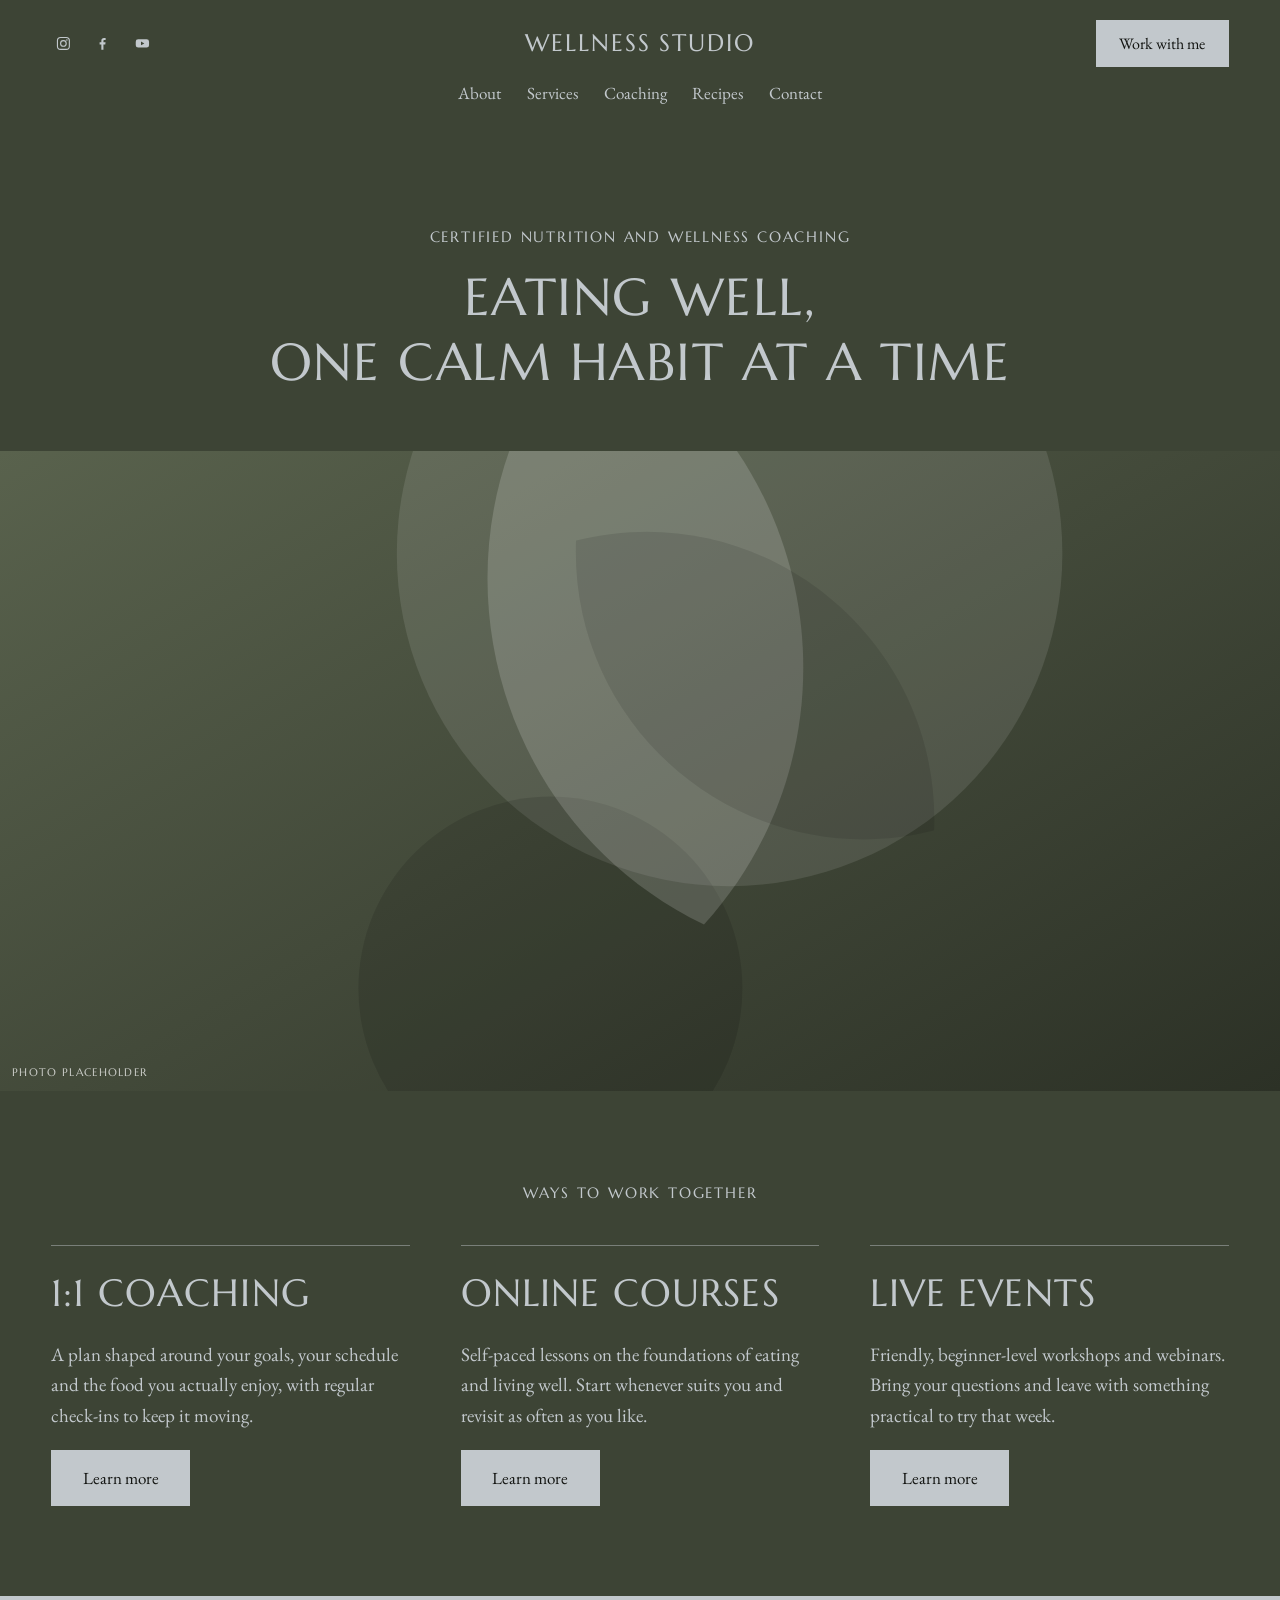
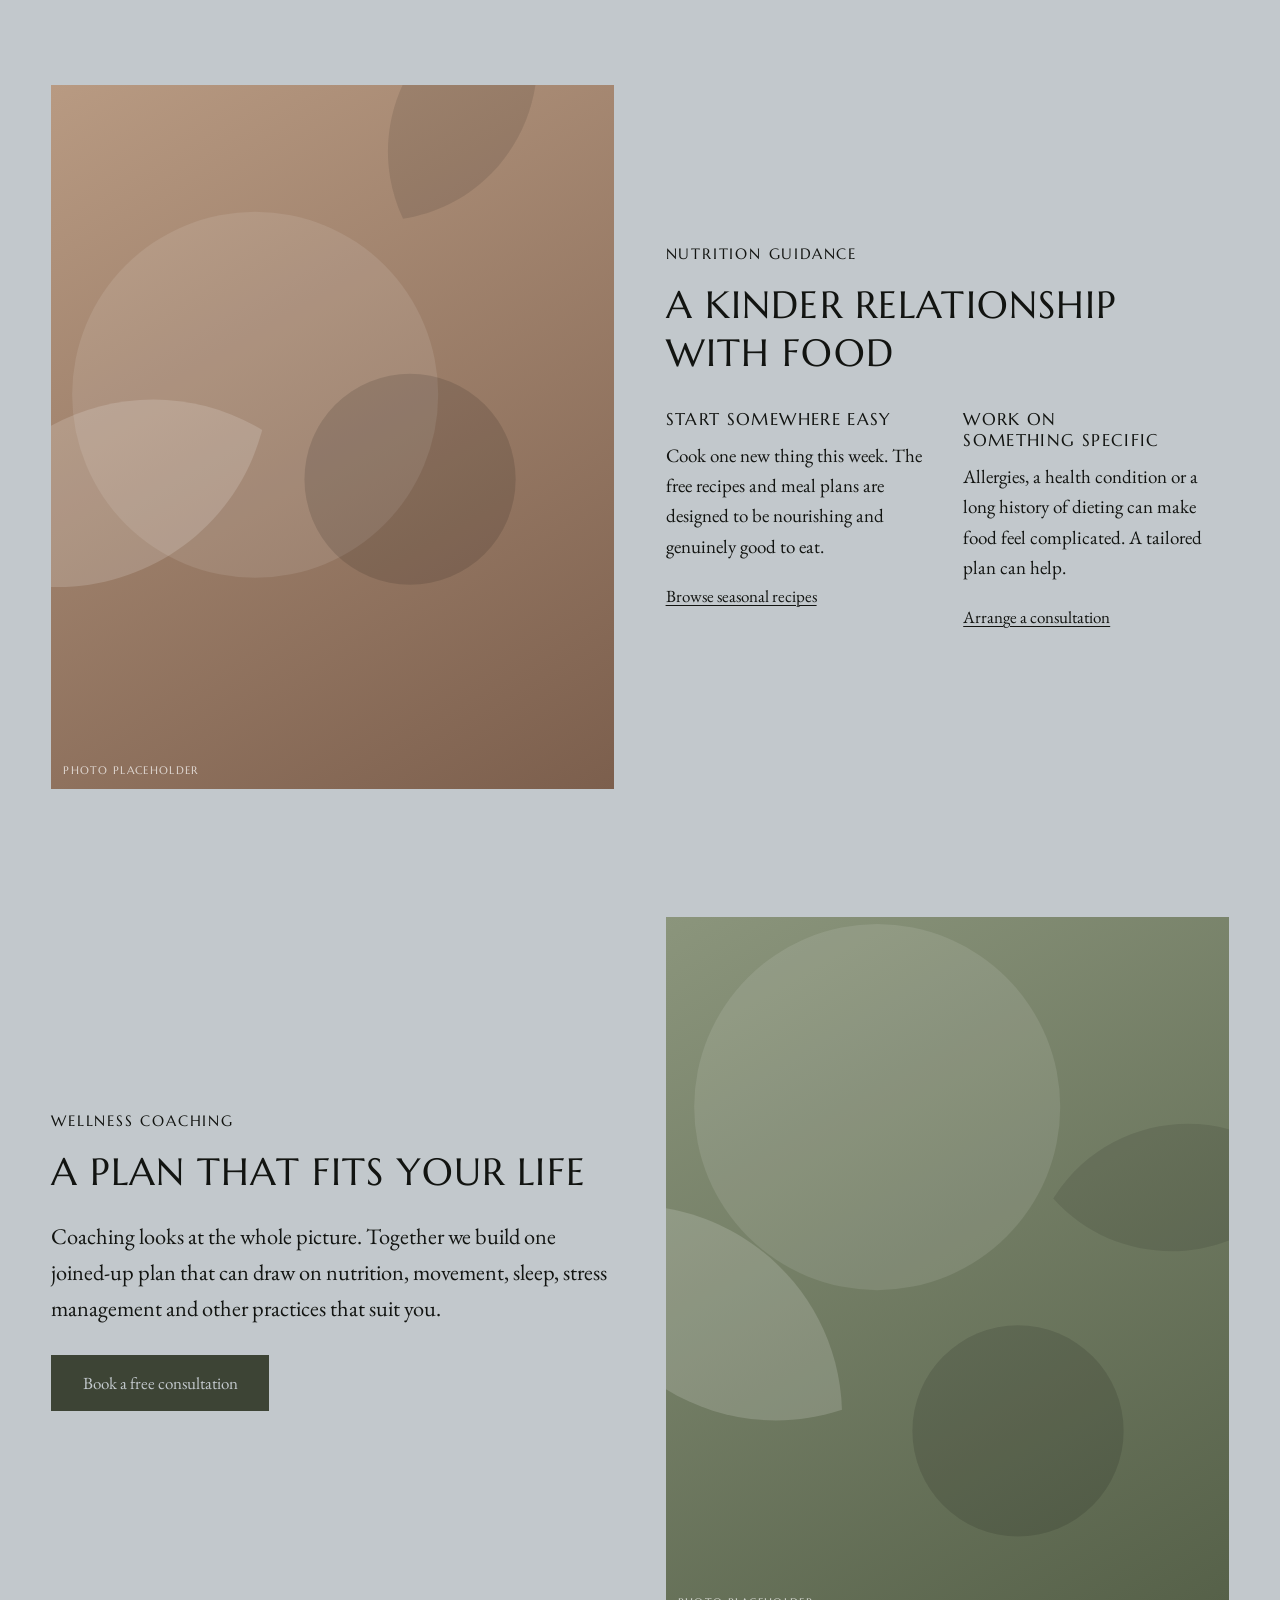
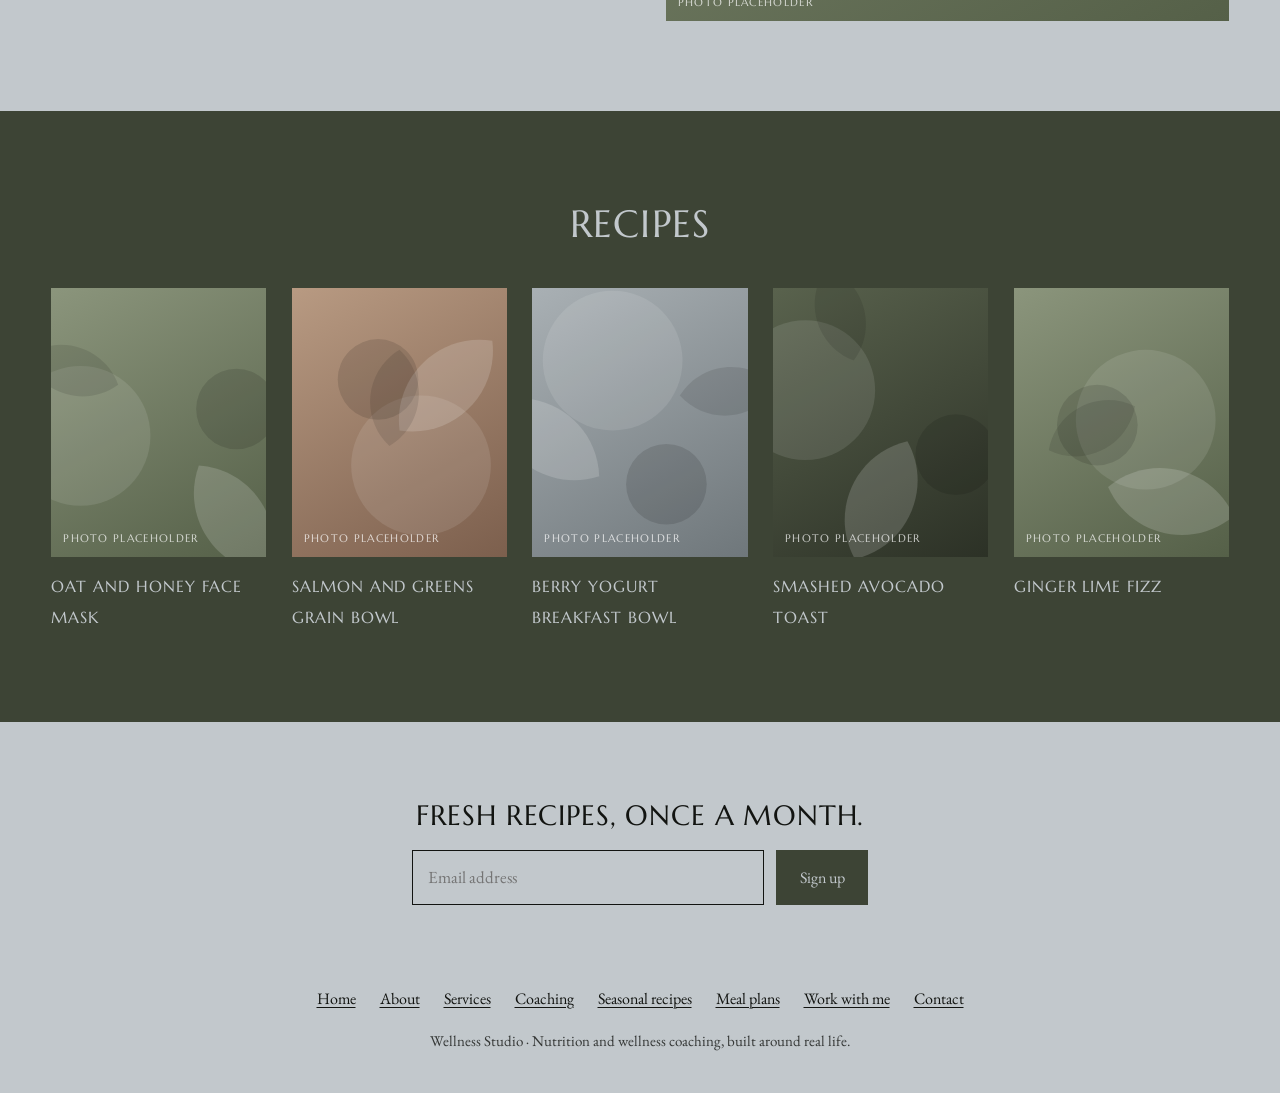
<file: index.html>
<!doctype html>
<html lang="en">
<head>
<meta charset="utf-8">
<meta name="viewport" content="width=device-width, initial-scale=1">
<title>Wellness Studio</title>
<meta name="description" content="Nutrition and wellness coaching, built around real life.">
<link rel="preconnect" href="https://fonts.googleapis.com">
<link rel="preconnect" href="https://fonts.gstatic.com" crossorigin>
<link rel="stylesheet" href="https://fonts.googleapis.com/css2?family=EB+Garamond:ital,wght@0,400;0,500;1,400&amp;family=Marcellus&amp;display=swap">
<link rel="icon" href="assets/favicon.svg" type="image/svg+xml">
<link rel="stylesheet" href="assets/styles.css">
<script>document.documentElement.className = "js";</script>
</head>
<body>
<a class="skip" href="#main">Skip to content</a>
<header class="site-header on-olive">
  <div class="hdr-row">
    <div class="social"><a href="#" data-placeholder="social" aria-label="Instagram (add your link)"><svg viewBox="0 0 24 24" aria-hidden="true"><rect x="3.5" y="3.5" width="17" height="17" rx="4.5" fill="none" stroke="currentColor" stroke-width="1.6"/><circle cx="12" cy="12" r="4" fill="none" stroke="currentColor" stroke-width="1.6"/><circle cx="17" cy="7" r="1.1"/></svg></a><a href="#" data-placeholder="social" aria-label="Facebook (add your link)"><svg viewBox="0 0 24 24" aria-hidden="true"><path d="M13.5 21v-7.5h2.6l.4-3h-3V8.6c0-.9.3-1.5 1.5-1.5h1.6V4.4c-.3 0-1.2-.1-2.3-.1-2.3 0-3.8 1.4-3.8 3.9v2.3H8v3h2.5V21z"/></svg></a><a href="#" data-placeholder="social" aria-label="YouTube (add your link)"><svg viewBox="0 0 24 24" aria-hidden="true"><path fill-rule="evenodd" d="M6 6h12a3.5 3.5 0 0 1 3.5 3.5v5A3.5 3.5 0 0 1 18 18H6a3.5 3.5 0 0 1-3.5-3.5v-5A3.5 3.5 0 0 1 6 6zm4 3.3v5.4l4.8-2.7z"/></svg></a></div>
    <a class="brand" href="index.html">Wellness Studio</a>
    <div class="hdr-actions"><a class="btn btn-sm" href="work-with-me.html">Work with me</a></div>
    <button class="menu-toggle" type="button" aria-expanded="false" aria-controls="site-nav">Menu</button>
  </div>
  <nav class="site-nav" id="site-nav" aria-label="Main"><ul><li><a href="about.html">About</a></li><li><a href="services.html">Services</a></li><li><a href="coaching.html">Coaching</a></li><li class="has-menu"><a href="seasonal-recipes.html">Recipes</a><ul><li><a href="seasonal-recipes.html">Seasonal recipes</a></li><li><a href="meal-plans.html">Meal plans</a></li></ul></li><li><a href="contact.html">Contact</a></li><li class="nav-cta"><a href="work-with-me.html">Work with me</a></li></ul></nav>
</header>
<main id="main">

<section class="section hero on-olive" id="hero">
  <div class="inner">
    <p class="eyebrow">Certified nutrition and wellness coaching</p>
    <h1>Eating well,<br>one calm habit at a time</h1>
    <div class="hero-media"><div class="ph ph-moss" style="aspect-ratio: 16 / 8" role="img" aria-label="Placeholder for a wide portrait of the coach at a table"><svg viewBox="0 0 100 100" preserveAspectRatio="xMidYMid slice" aria-hidden="true"><circle cx="57" cy="33" r="26" fill="rgba(255,255,255,0.10)"/><circle cx="43" cy="67" r="15" fill="rgba(0,0,0,0.12)"/><path transform="translate(55 62) rotate(259)" d="M0 0C12-16 36-16 48 0 36 16 12 16 0 0Z" fill="rgba(255,255,255,0.16)"/><path transform="translate(45 32) rotate(39)" d="M0 0C9-12 27-12 36 0 27 12 9 12 0 0Z" fill="rgba(0,0,0,0.10)"/></svg><span class="ph-label" aria-hidden="true">Photo placeholder</span></div></div>
  </div>
</section>

<section class="section on-olive" id="offerings">
  <div class="inner">
    <p class="eyebrow center">Ways to work together</p>
    <div class="grid cols-3 cards-ruled" style="margin-top:2.5rem">
      <article class="card">
        <h2>1:1 Coaching</h2>
        <p>A plan shaped around your goals, your schedule and the food you actually enjoy, with regular check-ins to keep it moving.</p>
        <a class="btn" href="coaching.html">Learn more<span class="visually-hidden"> about 1:1 coaching</span></a>
      </article>
      <article class="card">
        <h2>Online Courses</h2>
        <p>Self-paced lessons on the foundations of eating and living well. Start whenever suits you and revisit as often as you like.</p>
        <a class="btn" href="services.html#courses">Learn more<span class="visually-hidden"> about online courses</span></a>
      </article>
      <article class="card">
        <h2>Live Events</h2>
        <p>Friendly, beginner-level workshops and webinars. Bring your questions and leave with something practical to try that week.</p>
        <a class="btn" href="services.html#events">Learn more<span class="visually-hidden"> about live events</span></a>
      </article>
    </div>
  </div>
</section>

<section class="section on-mist" id="nutrition">
  <div class="inner grid cols-2 split">
    <div class="media-first"><div class="ph ph-clay" style="aspect-ratio: 4 / 5" role="img" aria-label="Placeholder for a photo of fresh seasonal produce"><svg viewBox="0 0 100 100" preserveAspectRatio="xMidYMid slice" aria-hidden="true"><circle cx="39" cy="44" r="26" fill="rgba(255,255,255,0.10)"/><circle cx="61" cy="56" r="15" fill="rgba(0,0,0,0.12)"/><path transform="translate(40 49) rotate(158)" d="M0 0C12-16 36-16 48 0 36 16 12 16 0 0Z" fill="rgba(255,255,255,0.16)"/><path transform="translate(60 19) rotate(298)" d="M0 0C9-12 27-12 36 0 27 12 9 12 0 0Z" fill="rgba(0,0,0,0.10)"/></svg><span class="ph-label" aria-hidden="true">Photo placeholder</span></div></div>
    <div>
      <p class="eyebrow">Nutrition guidance</p>
      <h2>A kinder relationship with food</h2>
      <div class="grid cols-2" style="margin-top:2rem; gap:2rem">
        <div>
          <h3 style="font-size:1.0625rem; letter-spacing:.08em">Start somewhere easy</h3>
          <p>Cook one new thing this week. The free recipes and meal plans are designed to be nourishing and genuinely good to eat.</p>
          <a class="text-link" href="seasonal-recipes.html">Browse seasonal recipes</a>
        </div>
        <div>
          <h3 style="font-size:1.0625rem; letter-spacing:.08em">Work on something specific</h3>
          <p>Allergies, a health condition or a long history of dieting can make food feel complicated. A tailored plan can help.</p>
          <a class="text-link" href="contact.html">Arrange a consultation</a>
        </div>
      </div>
    </div>
  </div>
</section>

<section class="section tight on-mist" id="coaching">
  <div class="inner grid cols-2 split">
    <div>
      <p class="eyebrow">Wellness coaching</p>
      <h2>A plan that fits your life</h2>
      <p class="lede">Coaching looks at the whole picture. Together we build one joined-up plan that can draw on nutrition, movement, sleep, stress management and other practices that suit you.</p>
      <p style="margin-top:1.75rem"><a class="btn" href="contact.html">Book a free consultation</a></p>
    </div>
    <div class="media-first"><div class="ph ph-sage" style="aspect-ratio: 4 / 5" role="img" aria-label="Placeholder for a photo of a coaching session"><svg viewBox="0 0 100 100" preserveAspectRatio="xMidYMid slice" aria-hidden="true"><circle cx="40" cy="27" r="26" fill="rgba(255,255,255,0.10)"/><circle cx="60" cy="73" r="15" fill="rgba(0,0,0,0.12)"/><path transform="translate(35 70) rotate(215)" d="M0 0C12-16 36-16 48 0 36 16 12 16 0 0Z" fill="rgba(255,255,255,0.16)"/><path transform="translate(65 40) rotate(355)" d="M0 0C9-12 27-12 36 0 27 12 9 12 0 0Z" fill="rgba(0,0,0,0.10)"/></svg><span class="ph-label" aria-hidden="true">Photo placeholder</span></div></div>
  </div>
</section>

<section class="section on-olive" id="recipes">
  <div class="inner">
    <h2 class="center" style="margin-bottom:2.5rem">Recipes</h2>
    <div class="grid cols-5"><a class="tile" href="recipes/oat-honey-face-mask.html"><div class="ph ph-sage" style="aspect-ratio: 4 / 5" role="img" aria-label="Placeholder image for Oat and honey face mask"><svg viewBox="0 0 100 100" preserveAspectRatio="xMidYMid slice" aria-hidden="true"><circle cx="21" cy="55" r="26" fill="rgba(255,255,255,0.10)"/><circle cx="79" cy="45" r="15" fill="rgba(0,0,0,0.12)"/><path transform="translate(65 66) rotate(57)" d="M0 0C12-16 36-16 48 0 36 16 12 16 0 0Z" fill="rgba(255,255,255,0.16)"/><path transform="translate(35 36) rotate(197)" d="M0 0C9-12 27-12 36 0 27 12 9 12 0 0Z" fill="rgba(0,0,0,0.10)"/></svg><span class="ph-label" aria-hidden="true">Photo placeholder</span></div><span class="tile-title">Oat and honey face mask</span></a><a class="tile" href="recipes/salmon-grain-bowl.html"><div class="ph ph-clay" style="aspect-ratio: 4 / 5" role="img" aria-label="Placeholder image for Salmon and greens grain bowl"><svg viewBox="0 0 100 100" preserveAspectRatio="xMidYMid slice" aria-hidden="true"><circle cx="58" cy="66" r="26" fill="rgba(255,255,255,0.10)"/><circle cx="42" cy="34" r="15" fill="rgba(0,0,0,0.12)"/><path transform="translate(50 53) rotate(316)" d="M0 0C12-16 36-16 48 0 36 16 12 16 0 0Z" fill="rgba(255,255,255,0.16)"/><path transform="translate(50 23) rotate(96)" d="M0 0C9-12 27-12 36 0 27 12 9 12 0 0Z" fill="rgba(0,0,0,0.10)"/></svg><span class="ph-label" aria-hidden="true">Photo placeholder</span></div><span class="tile-title">Salmon and greens grain bowl</span></a><a class="tile" href="recipes/berry-yogurt-bowl.html"><div class="ph ph-stone" style="aspect-ratio: 4 / 5" role="img" aria-label="Placeholder image for Berry yogurt breakfast bowl"><svg viewBox="0 0 100 100" preserveAspectRatio="xMidYMid slice" aria-hidden="true"><circle cx="40" cy="27" r="26" fill="rgba(255,255,255,0.10)"/><circle cx="60" cy="73" r="15" fill="rgba(0,0,0,0.12)"/><path transform="translate(35 70) rotate(215)" d="M0 0C12-16 36-16 48 0 36 16 12 16 0 0Z" fill="rgba(255,255,255,0.16)"/><path transform="translate(65 40) rotate(355)" d="M0 0C9-12 27-12 36 0 27 12 9 12 0 0Z" fill="rgba(0,0,0,0.10)"/></svg><span class="ph-label" aria-hidden="true">Photo placeholder</span></div><span class="tile-title">Berry yogurt breakfast bowl</span></a><a class="tile" href="recipes/smashed-avocado-toast.html"><div class="ph ph-moss" style="aspect-ratio: 4 / 5" role="img" aria-label="Placeholder image for Smashed avocado toast"><svg viewBox="0 0 100 100" preserveAspectRatio="xMidYMid slice" aria-hidden="true"><circle cx="22" cy="38" r="26" fill="rgba(255,255,255,0.10)"/><circle cx="78" cy="62" r="15" fill="rgba(0,0,0,0.12)"/><path transform="translate(60 57) rotate(114)" d="M0 0C12-16 36-16 48 0 36 16 12 16 0 0Z" fill="rgba(255,255,255,0.16)"/><path transform="translate(40 27) rotate(254)" d="M0 0C9-12 27-12 36 0 27 12 9 12 0 0Z" fill="rgba(0,0,0,0.10)"/></svg><span class="ph-label" aria-hidden="true">Photo placeholder</span></div><span class="tile-title">Smashed avocado toast</span></a><a class="tile" href="recipes/ginger-lime-fizz.html"><div class="ph ph-sage" style="aspect-ratio: 4 / 5" role="img" aria-label="Placeholder image for Ginger lime fizz"><svg viewBox="0 0 100 100" preserveAspectRatio="xMidYMid slice" aria-hidden="true"><circle cx="59" cy="49" r="26" fill="rgba(255,255,255,0.10)"/><circle cx="41" cy="51" r="15" fill="rgba(0,0,0,0.12)"/><path transform="translate(45 74) rotate(13)" d="M0 0C12-16 36-16 48 0 36 16 12 16 0 0Z" fill="rgba(255,255,255,0.16)"/><path transform="translate(55 44) rotate(153)" d="M0 0C9-12 27-12 36 0 27 12 9 12 0 0Z" fill="rgba(0,0,0,0.10)"/></svg><span class="ph-label" aria-hidden="true">Photo placeholder</span></div><span class="tile-title">Ginger lime fizz</span></a></div>
  </div>
</section>

</main>
<footer class="site-footer on-mist" id="footer">
  <h2>Fresh recipes, once a month.</h2>
  <form class="signup" data-demo-form="Thanks. This demo sign-up is not connected to a mailing list yet." novalidate>
    <label class="visually-hidden" for="signup-email">Email address</label>
    <input id="signup-email" type="email" name="email" placeholder="Email address" autocomplete="email" required>
    <button class="btn btn-sm" type="submit">Sign up</button>
    <p class="form-note" role="status" style="flex-basis:100%"></p>
  </form>
  <ul class="foot-nav"><li><a href="index.html">Home</a></li><li><a href="about.html">About</a></li><li><a href="services.html">Services</a></li><li><a href="coaching.html">Coaching</a></li><li><a href="seasonal-recipes.html">Seasonal recipes</a></li><li><a href="meal-plans.html">Meal plans</a></li><li><a href="work-with-me.html">Work with me</a></li><li><a href="contact.html">Contact</a></li></ul>
  <p class="fine">Wellness Studio · Nutrition and wellness coaching, built around real life.</p>
</footer>
<script src="assets/site.js" defer></script>
</body>
</html>
</file>
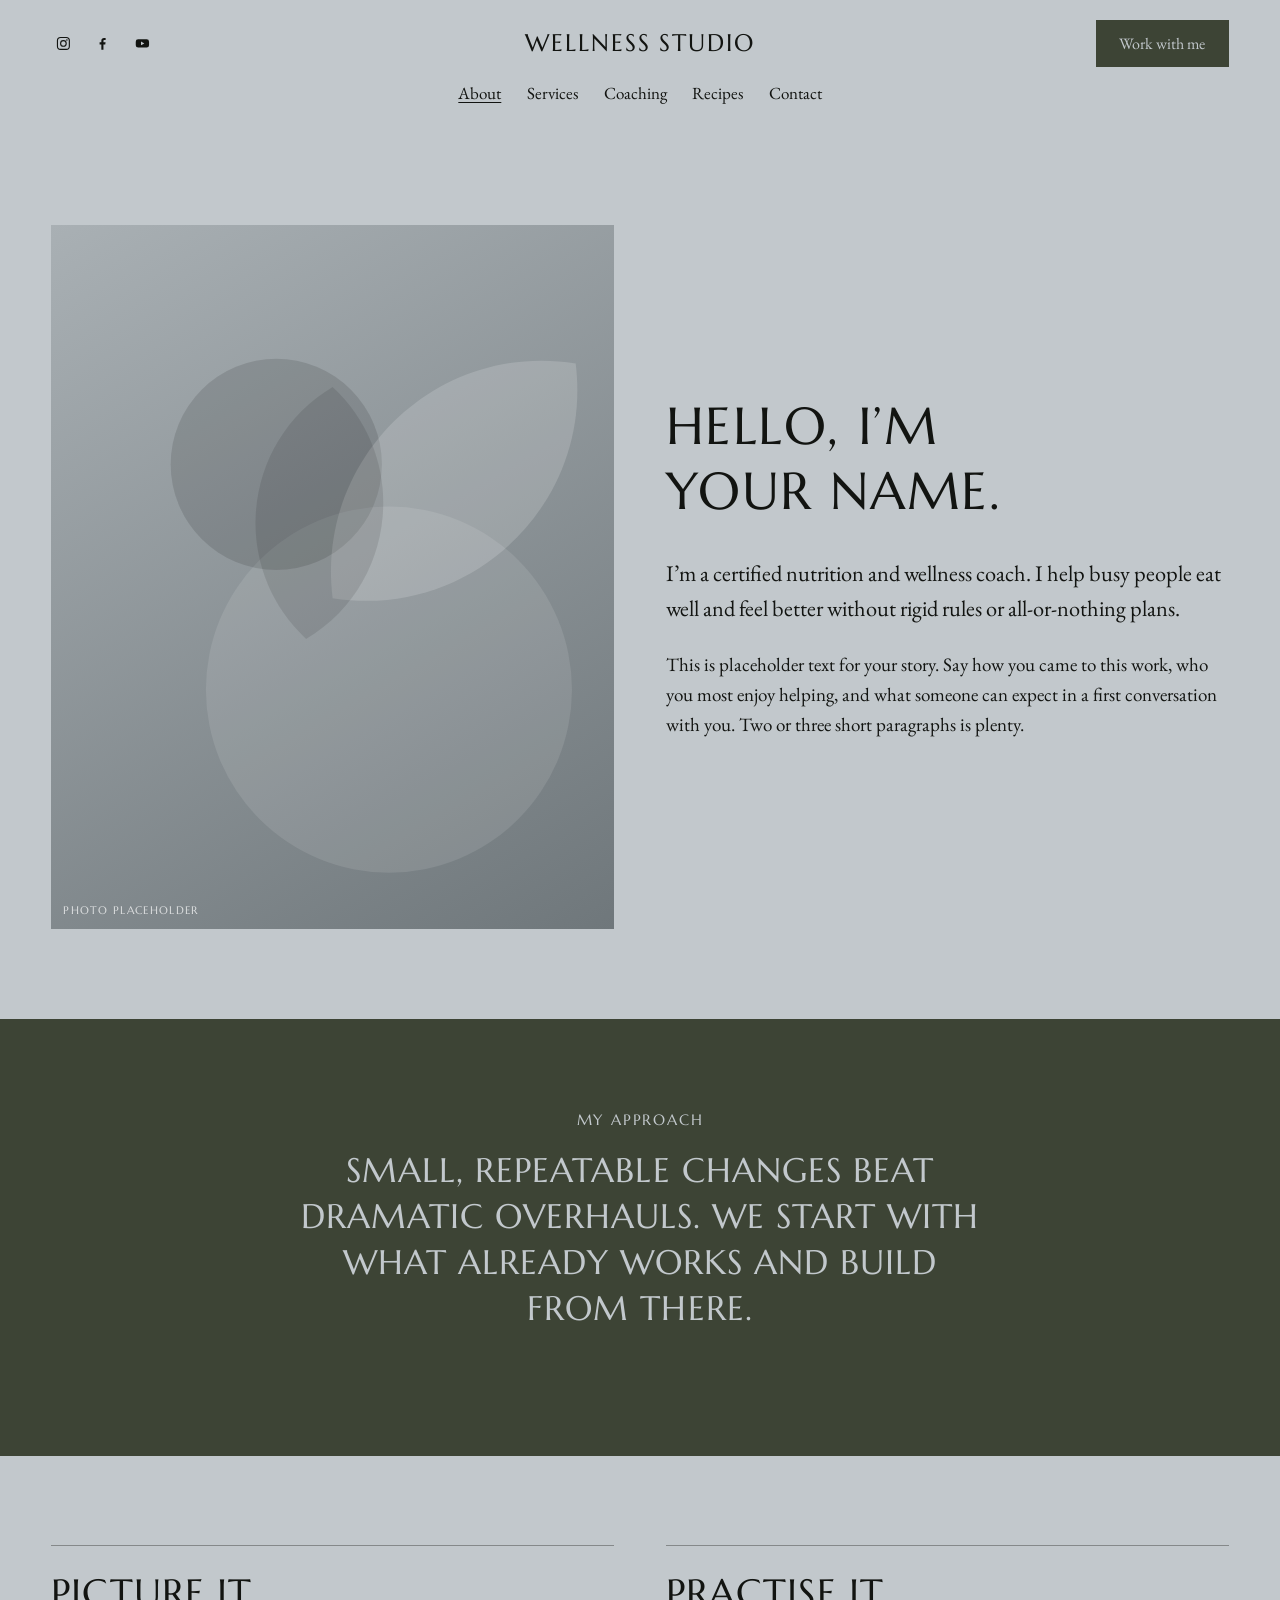
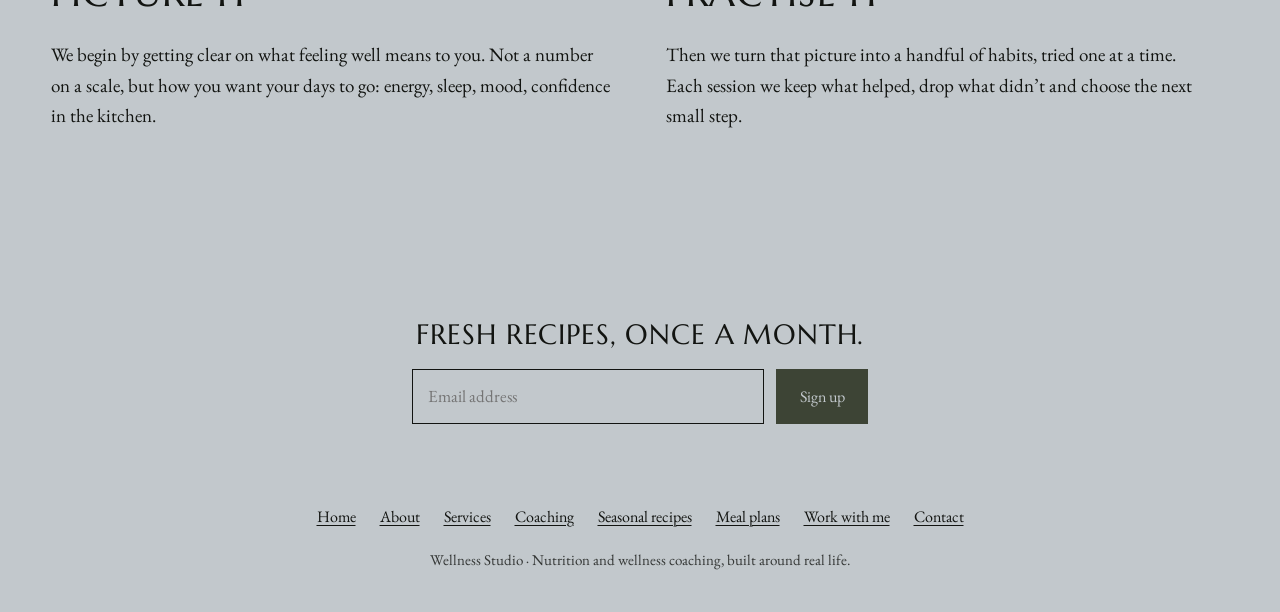
<file: about.html>
<!doctype html>
<html lang="en">
<head>
<meta charset="utf-8">
<meta name="viewport" content="width=device-width, initial-scale=1">
<title>About — Wellness Studio</title>
<meta name="description" content="Meet the coach behind Wellness Studio and the approach to nutrition and wellness coaching.">
<link rel="preconnect" href="https://fonts.googleapis.com">
<link rel="preconnect" href="https://fonts.gstatic.com" crossorigin>
<link rel="stylesheet" href="https://fonts.googleapis.com/css2?family=EB+Garamond:ital,wght@0,400;0,500;1,400&amp;family=Marcellus&amp;display=swap">
<link rel="icon" href="assets/favicon.svg" type="image/svg+xml">
<link rel="stylesheet" href="assets/styles.css">
<script>document.documentElement.className = "js";</script>
</head>
<body>
<a class="skip" href="#main">Skip to content</a>
<header class="site-header on-mist">
  <div class="hdr-row">
    <div class="social"><a href="#" data-placeholder="social" aria-label="Instagram (add your link)"><svg viewBox="0 0 24 24" aria-hidden="true"><rect x="3.5" y="3.5" width="17" height="17" rx="4.5" fill="none" stroke="currentColor" stroke-width="1.6"/><circle cx="12" cy="12" r="4" fill="none" stroke="currentColor" stroke-width="1.6"/><circle cx="17" cy="7" r="1.1"/></svg></a><a href="#" data-placeholder="social" aria-label="Facebook (add your link)"><svg viewBox="0 0 24 24" aria-hidden="true"><path d="M13.5 21v-7.5h2.6l.4-3h-3V8.6c0-.9.3-1.5 1.5-1.5h1.6V4.4c-.3 0-1.2-.1-2.3-.1-2.3 0-3.8 1.4-3.8 3.9v2.3H8v3h2.5V21z"/></svg></a><a href="#" data-placeholder="social" aria-label="YouTube (add your link)"><svg viewBox="0 0 24 24" aria-hidden="true"><path fill-rule="evenodd" d="M6 6h12a3.5 3.5 0 0 1 3.5 3.5v5A3.5 3.5 0 0 1 18 18H6a3.5 3.5 0 0 1-3.5-3.5v-5A3.5 3.5 0 0 1 6 6zm4 3.3v5.4l4.8-2.7z"/></svg></a></div>
    <a class="brand" href="index.html">Wellness Studio</a>
    <div class="hdr-actions"><a class="btn btn-sm" href="work-with-me.html">Work with me</a></div>
    <button class="menu-toggle" type="button" aria-expanded="false" aria-controls="site-nav">Menu</button>
  </div>
  <nav class="site-nav" id="site-nav" aria-label="Main"><ul><li><a href="about.html" aria-current="page">About</a></li><li><a href="services.html">Services</a></li><li><a href="coaching.html">Coaching</a></li><li class="has-menu"><a href="seasonal-recipes.html">Recipes</a><ul><li><a href="seasonal-recipes.html">Seasonal recipes</a></li><li><a href="meal-plans.html">Meal plans</a></li></ul></li><li><a href="contact.html">Contact</a></li><li class="nav-cta"><a href="work-with-me.html">Work with me</a></li></ul></nav>
</header>
<main id="main">

<section class="section on-mist" id="intro">
  <div class="inner grid cols-2 split">
    <div class="media-first"><div class="ph ph-stone" style="aspect-ratio: 4 / 5" role="img" aria-label="Placeholder for a portrait of the coach"><svg viewBox="0 0 100 100" preserveAspectRatio="xMidYMid slice" aria-hidden="true"><circle cx="58" cy="66" r="26" fill="rgba(255,255,255,0.10)"/><circle cx="42" cy="34" r="15" fill="rgba(0,0,0,0.12)"/><path transform="translate(50 53) rotate(316)" d="M0 0C12-16 36-16 48 0 36 16 12 16 0 0Z" fill="rgba(255,255,255,0.16)"/><path transform="translate(50 23) rotate(96)" d="M0 0C9-12 27-12 36 0 27 12 9 12 0 0Z" fill="rgba(0,0,0,0.10)"/></svg><span class="ph-label" aria-hidden="true">Photo placeholder</span></div></div>
    <div>
      <h1>Hello, I’m Your Name.</h1>
      <p class="lede">I’m a certified nutrition and wellness coach. I help busy people eat well and feel better without rigid rules or all-or-nothing plans.</p>
      <p>This is placeholder text for your story. Say how you came to this work, who you most enjoy helping, and what someone can expect in a first conversation with you. Two or three short paragraphs is plenty.</p>
    </div>
  </div>
</section>

<section class="section on-olive" id="approach">
  <div class="inner narrow center">
    <p class="eyebrow">My approach</p>
    <p class="statement">Small, repeatable changes beat dramatic overhauls. We start with what already works and build from there.</p>
  </div>
</section>

<section class="section on-mist" id="steps">
  <div class="inner grid cols-2 cards-ruled">
    <article class="card">
      <h2>Picture it</h2>
      <p>We begin by getting clear on what feeling well means to you. Not a number on a scale, but how you want your days to go: energy, sleep, mood, confidence in the kitchen.</p>
    </article>
    <article class="card">
      <h2>Practise it</h2>
      <p>Then we turn that picture into a handful of habits, tried one at a time. Each session we keep what helped, drop what didn’t and choose the next small step.</p>
    </article>
  </div>
</section>

</main>
<footer class="site-footer on-mist" id="footer">
  <h2>Fresh recipes, once a month.</h2>
  <form class="signup" data-demo-form="Thanks. This demo sign-up is not connected to a mailing list yet." novalidate>
    <label class="visually-hidden" for="signup-email">Email address</label>
    <input id="signup-email" type="email" name="email" placeholder="Email address" autocomplete="email" required>
    <button class="btn btn-sm" type="submit">Sign up</button>
    <p class="form-note" role="status" style="flex-basis:100%"></p>
  </form>
  <ul class="foot-nav"><li><a href="index.html">Home</a></li><li><a href="about.html">About</a></li><li><a href="services.html">Services</a></li><li><a href="coaching.html">Coaching</a></li><li><a href="seasonal-recipes.html">Seasonal recipes</a></li><li><a href="meal-plans.html">Meal plans</a></li><li><a href="work-with-me.html">Work with me</a></li><li><a href="contact.html">Contact</a></li></ul>
  <p class="fine">Wellness Studio · Nutrition and wellness coaching, built around real life.</p>
</footer>
<script src="assets/site.js" defer></script>
</body>
</html>
</file>
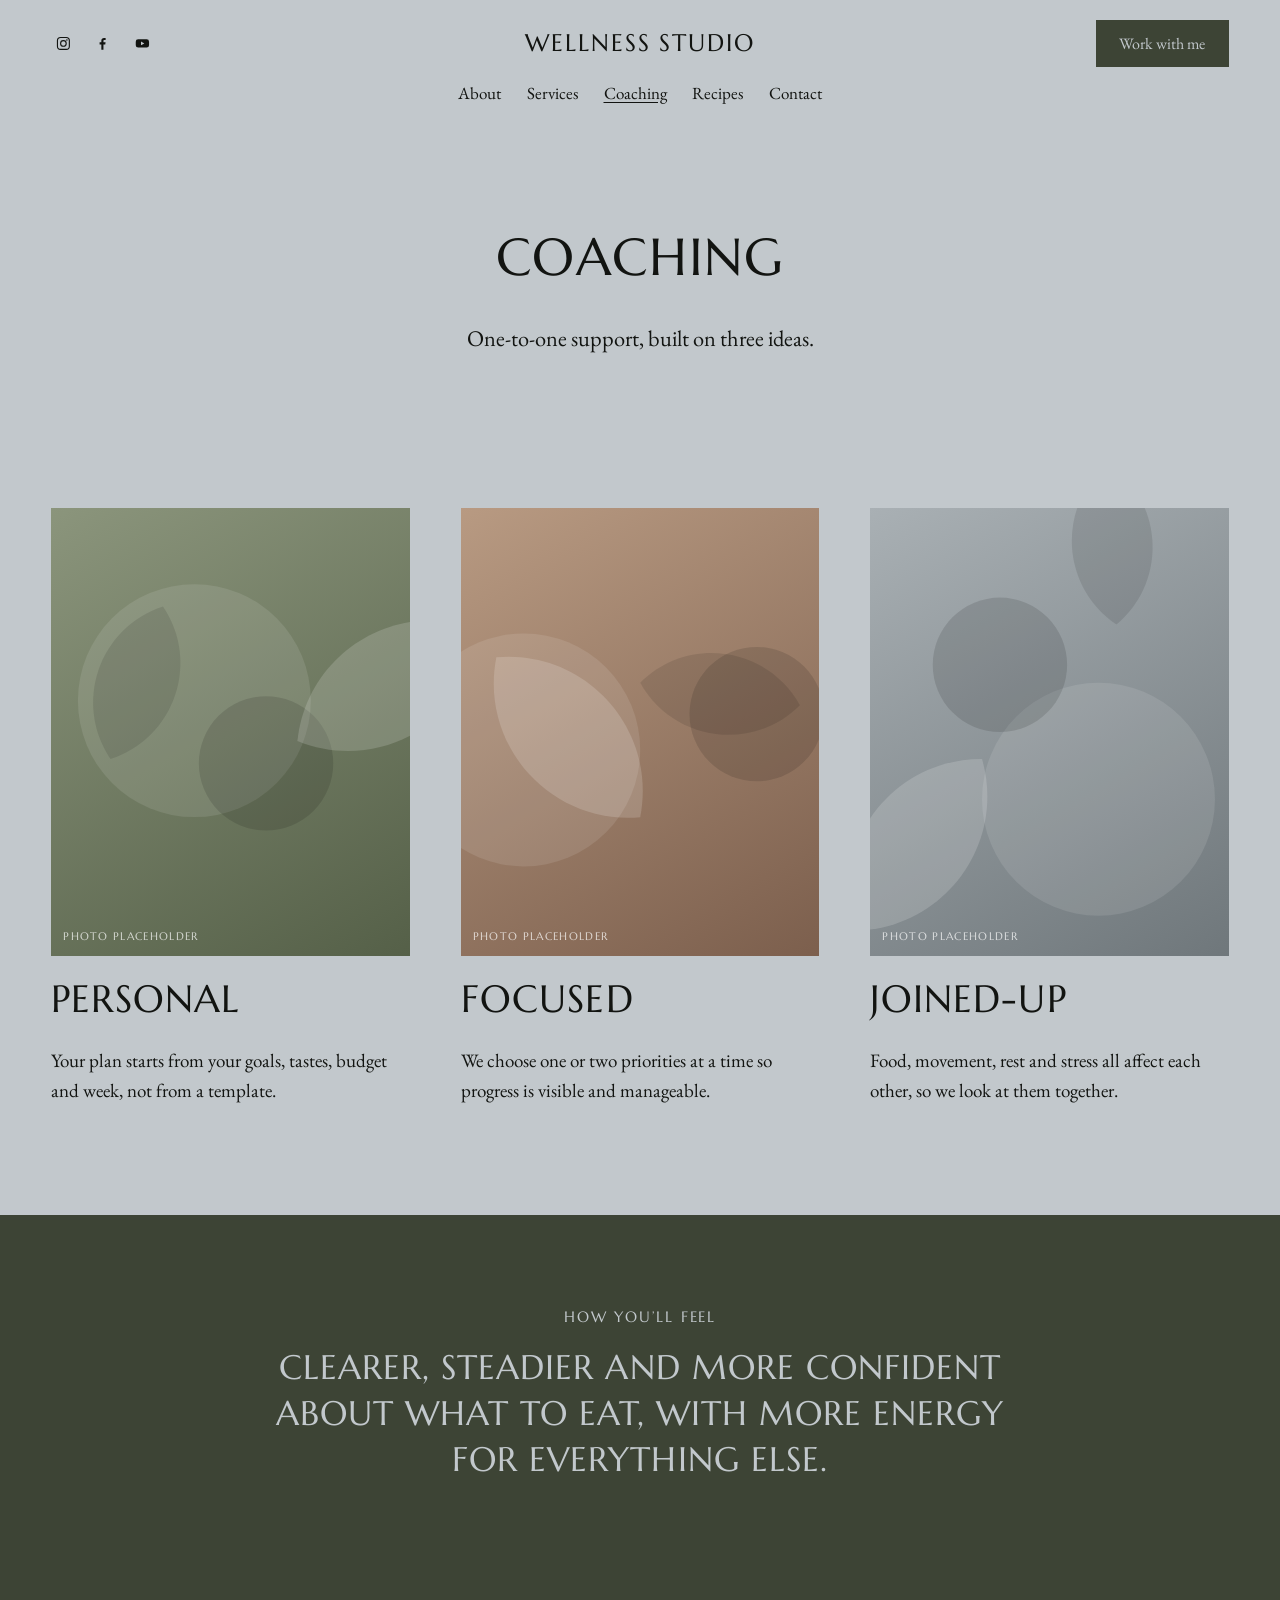
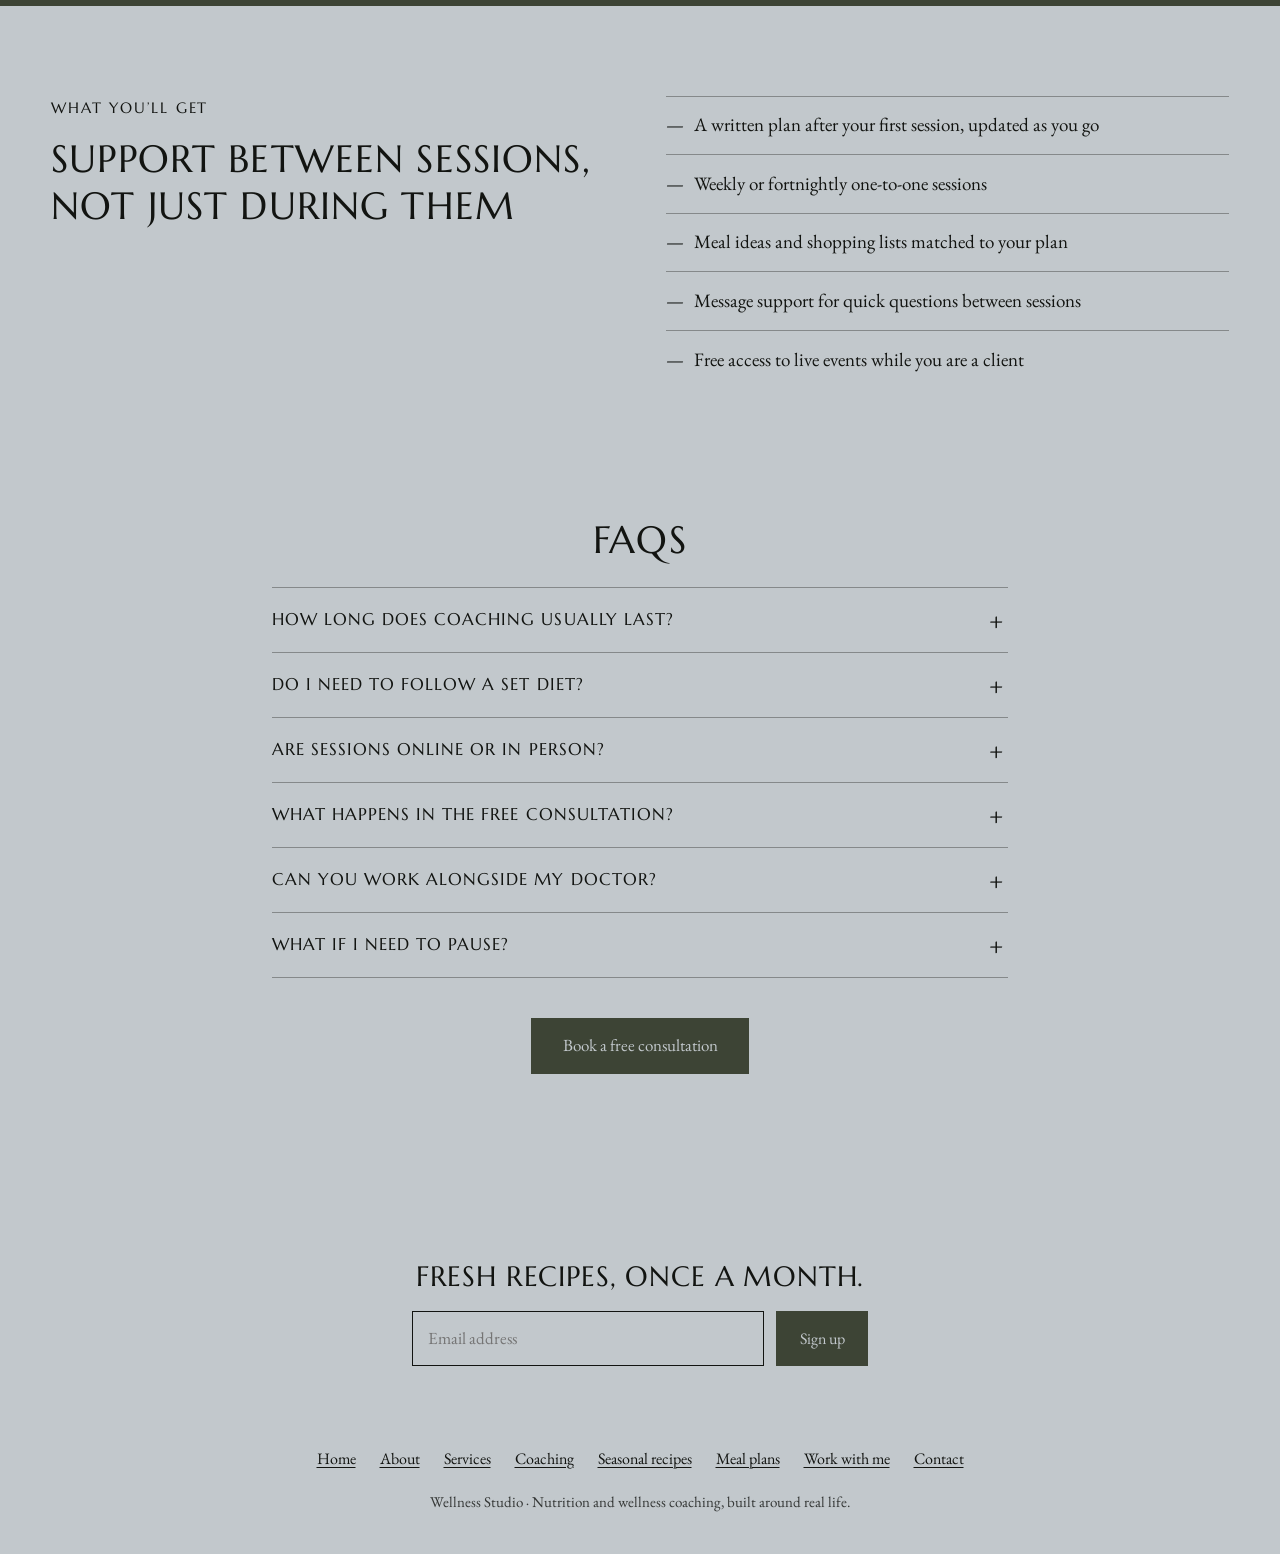
<file: coaching.html>
<!doctype html>
<html lang="en">
<head>
<meta charset="utf-8">
<meta name="viewport" content="width=device-width, initial-scale=1">
<title>Coaching — Wellness Studio</title>
<meta name="description" content="How one-to-one coaching works, what is included and answers to common questions.">
<link rel="preconnect" href="https://fonts.googleapis.com">
<link rel="preconnect" href="https://fonts.gstatic.com" crossorigin>
<link rel="stylesheet" href="https://fonts.googleapis.com/css2?family=EB+Garamond:ital,wght@0,400;0,500;1,400&amp;family=Marcellus&amp;display=swap">
<link rel="icon" href="assets/favicon.svg" type="image/svg+xml">
<link rel="stylesheet" href="assets/styles.css">
<script>document.documentElement.className = "js";</script>
</head>
<body>
<a class="skip" href="#main">Skip to content</a>
<header class="site-header on-mist">
  <div class="hdr-row">
    <div class="social"><a href="#" data-placeholder="social" aria-label="Instagram (add your link)"><svg viewBox="0 0 24 24" aria-hidden="true"><rect x="3.5" y="3.5" width="17" height="17" rx="4.5" fill="none" stroke="currentColor" stroke-width="1.6"/><circle cx="12" cy="12" r="4" fill="none" stroke="currentColor" stroke-width="1.6"/><circle cx="17" cy="7" r="1.1"/></svg></a><a href="#" data-placeholder="social" aria-label="Facebook (add your link)"><svg viewBox="0 0 24 24" aria-hidden="true"><path d="M13.5 21v-7.5h2.6l.4-3h-3V8.6c0-.9.3-1.5 1.5-1.5h1.6V4.4c-.3 0-1.2-.1-2.3-.1-2.3 0-3.8 1.4-3.8 3.9v2.3H8v3h2.5V21z"/></svg></a><a href="#" data-placeholder="social" aria-label="YouTube (add your link)"><svg viewBox="0 0 24 24" aria-hidden="true"><path fill-rule="evenodd" d="M6 6h12a3.5 3.5 0 0 1 3.5 3.5v5A3.5 3.5 0 0 1 18 18H6a3.5 3.5 0 0 1-3.5-3.5v-5A3.5 3.5 0 0 1 6 6zm4 3.3v5.4l4.8-2.7z"/></svg></a></div>
    <a class="brand" href="index.html">Wellness Studio</a>
    <div class="hdr-actions"><a class="btn btn-sm" href="work-with-me.html">Work with me</a></div>
    <button class="menu-toggle" type="button" aria-expanded="false" aria-controls="site-nav">Menu</button>
  </div>
  <nav class="site-nav" id="site-nav" aria-label="Main"><ul><li><a href="about.html">About</a></li><li><a href="services.html">Services</a></li><li><a href="coaching.html" aria-current="page">Coaching</a></li><li class="has-menu"><a href="seasonal-recipes.html">Recipes</a><ul><li><a href="seasonal-recipes.html">Seasonal recipes</a></li><li><a href="meal-plans.html">Meal plans</a></li></ul></li><li><a href="contact.html">Contact</a></li><li class="nav-cta"><a href="work-with-me.html">Work with me</a></li></ul></nav>
</header>
<main id="main">

<section class="section on-mist center" id="coaching-intro">
  <div class="inner narrow">
    <h1>Coaching</h1>
    <p class="lede">One-to-one support, built on three ideas.</p>
  </div>
</section>

<section class="section tight on-mist" id="pillars">
  <div class="inner grid cols-3">
    <article><div class="ph ph-sage" style="aspect-ratio: 4 / 5" role="img" aria-label="Placeholder image for personal coaching"><svg viewBox="0 0 100 100" preserveAspectRatio="xMidYMid slice" aria-hidden="true"><circle cx="42" cy="43" r="26" fill="rgba(255,255,255,0.10)"/><circle cx="58" cy="57" r="15" fill="rgba(0,0,0,0.12)"/><path transform="translate(65 52) rotate(329)" d="M0 0C12-16 36-16 48 0 36 16 12 16 0 0Z" fill="rgba(255,255,255,0.16)"/><path transform="translate(35 22) rotate(109)" d="M0 0C9-12 27-12 36 0 27 12 9 12 0 0Z" fill="rgba(0,0,0,0.10)"/></svg><span class="ph-label" aria-hidden="true">Photo placeholder</span></div><h2 style="margin-top:1.25rem">Personal</h2><p>Your plan starts from your goals, tastes, budget and week, not from a template.</p></article>
    <article><div class="ph ph-clay" style="aspect-ratio: 4 / 5" role="img" aria-label="Placeholder image for focused coaching"><svg viewBox="0 0 100 100" preserveAspectRatio="xMidYMid slice" aria-hidden="true"><circle cx="24" cy="54" r="26" fill="rgba(255,255,255,0.10)"/><circle cx="76" cy="46" r="15" fill="rgba(0,0,0,0.12)"/><path transform="translate(50 69) rotate(228)" d="M0 0C12-16 36-16 48 0 36 16 12 16 0 0Z" fill="rgba(255,255,255,0.16)"/><path transform="translate(50 39) rotate(8)" d="M0 0C9-12 27-12 36 0 27 12 9 12 0 0Z" fill="rgba(0,0,0,0.10)"/></svg><span class="ph-label" aria-hidden="true">Photo placeholder</span></div><h2 style="margin-top:1.25rem">Focused</h2><p>We choose one or two priorities at a time so progress is visible and manageable.</p></article>
    <article><div class="ph ph-stone" style="aspect-ratio: 4 / 5" role="img" aria-label="Placeholder image for joined-up coaching"><svg viewBox="0 0 100 100" preserveAspectRatio="xMidYMid slice" aria-hidden="true"><circle cx="61" cy="65" r="26" fill="rgba(255,255,255,0.10)"/><circle cx="39" cy="35" r="15" fill="rgba(0,0,0,0.12)"/><path transform="translate(35 56) rotate(127)" d="M0 0C12-16 36-16 48 0 36 16 12 16 0 0Z" fill="rgba(255,255,255,0.16)"/><path transform="translate(65 26) rotate(267)" d="M0 0C9-12 27-12 36 0 27 12 9 12 0 0Z" fill="rgba(0,0,0,0.10)"/></svg><span class="ph-label" aria-hidden="true">Photo placeholder</span></div><h2 style="margin-top:1.25rem">Joined-up</h2><p>Food, movement, rest and stress all affect each other, so we look at them together.</p></article>
  </div>
</section>

<section class="section on-olive" id="feel">
  <div class="inner narrow center">
    <p class="eyebrow">How you’ll feel</p>
    <p class="statement">Clearer, steadier and more confident about what to eat, with more energy for everything else.</p>
  </div>
</section>

<section class="section on-mist" id="get">
  <div class="inner grid cols-2 split top">
    <div>
      <p class="eyebrow">What you’ll get</p>
      <h2>Support between sessions, not just during them</h2>
    </div>
    <ul class="checks">
      <li>A written plan after your first session, updated as you go</li>
      <li>Weekly or fortnightly one-to-one sessions</li>
      <li>Meal ideas and shopping lists matched to your plan</li>
      <li>Message support for quick questions between sessions</li>
      <li>Free access to live events while you are a client</li>
    </ul>
  </div>
</section>

<section class="section tight on-mist" id="faqs">
  <div class="inner narrow">
    <h2 class="center">FAQs</h2>
    <div class="faq"><details><summary>How long does coaching usually last?</summary><p>Most people work with me for three to six months. That is long enough to build habits and see them hold through a few real-life disruptions.</p></details><details><summary>Do I need to follow a set diet?</summary><p>No. We work with the foods you like and the way your household already eats, and adjust from there.</p></details><details><summary>Are sessions online or in person?</summary><p>Either. Online sessions run by video call, and in-person sessions are available locally.</p></details><details><summary>What happens in the free consultation?</summary><p>It is a relaxed twenty-minute conversation about what you want help with and whether coaching is the right fit.</p></details><details><summary>Can you work alongside my doctor?</summary><p>Yes. Coaching complements medical care and never replaces it. I am happy to follow guidance from your healthcare team.</p></details><details><summary>What if I need to pause?</summary><p>Life happens. You can pause and pick up again when things settle, with no penalty.</p></details></div>
    <p class="center" style="margin-top:2.5rem"><a class="btn" href="contact.html">Book a free consultation</a></p>
  </div>
</section>

</main>
<footer class="site-footer on-mist" id="footer">
  <h2>Fresh recipes, once a month.</h2>
  <form class="signup" data-demo-form="Thanks. This demo sign-up is not connected to a mailing list yet." novalidate>
    <label class="visually-hidden" for="signup-email">Email address</label>
    <input id="signup-email" type="email" name="email" placeholder="Email address" autocomplete="email" required>
    <button class="btn btn-sm" type="submit">Sign up</button>
    <p class="form-note" role="status" style="flex-basis:100%"></p>
  </form>
  <ul class="foot-nav"><li><a href="index.html">Home</a></li><li><a href="about.html">About</a></li><li><a href="services.html">Services</a></li><li><a href="coaching.html">Coaching</a></li><li><a href="seasonal-recipes.html">Seasonal recipes</a></li><li><a href="meal-plans.html">Meal plans</a></li><li><a href="work-with-me.html">Work with me</a></li><li><a href="contact.html">Contact</a></li></ul>
  <p class="fine">Wellness Studio · Nutrition and wellness coaching, built around real life.</p>
</footer>
<script src="assets/site.js" defer></script>
</body>
</html>
</file>
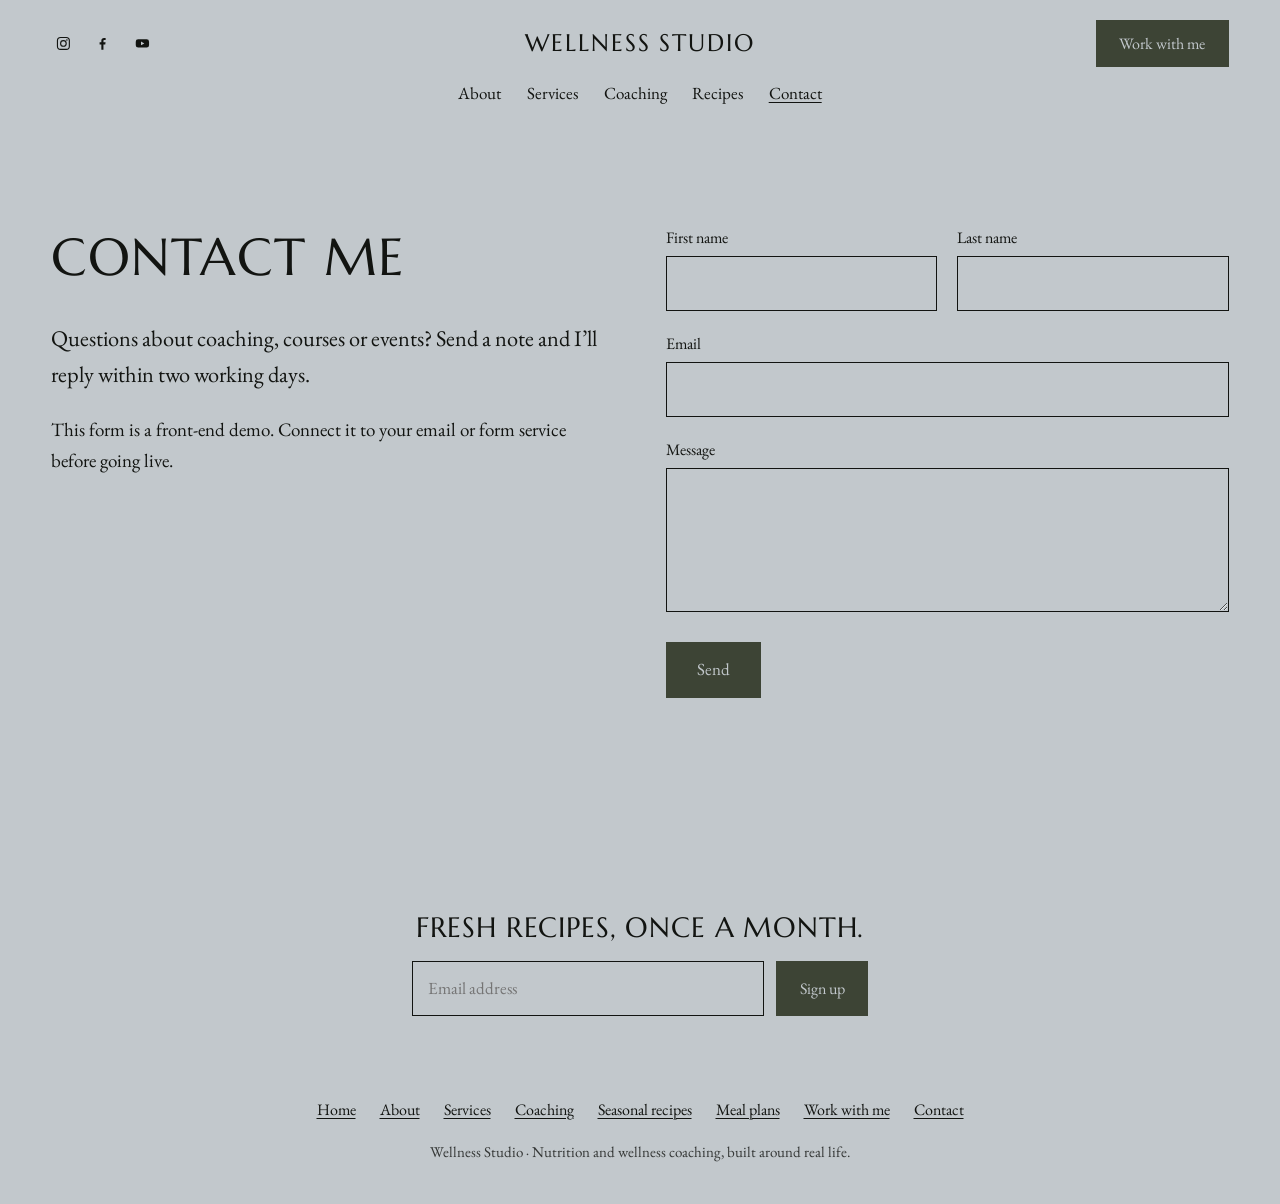
<file: contact.html>
<!doctype html>
<html lang="en">
<head>
<meta charset="utf-8">
<meta name="viewport" content="width=device-width, initial-scale=1">
<title>Contact — Wellness Studio</title>
<meta name="description" content="Get in touch about coaching, courses or events.">
<link rel="preconnect" href="https://fonts.googleapis.com">
<link rel="preconnect" href="https://fonts.gstatic.com" crossorigin>
<link rel="stylesheet" href="https://fonts.googleapis.com/css2?family=EB+Garamond:ital,wght@0,400;0,500;1,400&amp;family=Marcellus&amp;display=swap">
<link rel="icon" href="assets/favicon.svg" type="image/svg+xml">
<link rel="stylesheet" href="assets/styles.css">
<script>document.documentElement.className = "js";</script>
</head>
<body>
<a class="skip" href="#main">Skip to content</a>
<header class="site-header on-mist">
  <div class="hdr-row">
    <div class="social"><a href="#" data-placeholder="social" aria-label="Instagram (add your link)"><svg viewBox="0 0 24 24" aria-hidden="true"><rect x="3.5" y="3.5" width="17" height="17" rx="4.5" fill="none" stroke="currentColor" stroke-width="1.6"/><circle cx="12" cy="12" r="4" fill="none" stroke="currentColor" stroke-width="1.6"/><circle cx="17" cy="7" r="1.1"/></svg></a><a href="#" data-placeholder="social" aria-label="Facebook (add your link)"><svg viewBox="0 0 24 24" aria-hidden="true"><path d="M13.5 21v-7.5h2.6l.4-3h-3V8.6c0-.9.3-1.5 1.5-1.5h1.6V4.4c-.3 0-1.2-.1-2.3-.1-2.3 0-3.8 1.4-3.8 3.9v2.3H8v3h2.5V21z"/></svg></a><a href="#" data-placeholder="social" aria-label="YouTube (add your link)"><svg viewBox="0 0 24 24" aria-hidden="true"><path fill-rule="evenodd" d="M6 6h12a3.5 3.5 0 0 1 3.5 3.5v5A3.5 3.5 0 0 1 18 18H6a3.5 3.5 0 0 1-3.5-3.5v-5A3.5 3.5 0 0 1 6 6zm4 3.3v5.4l4.8-2.7z"/></svg></a></div>
    <a class="brand" href="index.html">Wellness Studio</a>
    <div class="hdr-actions"><a class="btn btn-sm" href="work-with-me.html">Work with me</a></div>
    <button class="menu-toggle" type="button" aria-expanded="false" aria-controls="site-nav">Menu</button>
  </div>
  <nav class="site-nav" id="site-nav" aria-label="Main"><ul><li><a href="about.html">About</a></li><li><a href="services.html">Services</a></li><li><a href="coaching.html">Coaching</a></li><li class="has-menu"><a href="seasonal-recipes.html">Recipes</a><ul><li><a href="seasonal-recipes.html">Seasonal recipes</a></li><li><a href="meal-plans.html">Meal plans</a></li></ul></li><li><a href="contact.html" aria-current="page">Contact</a></li><li class="nav-cta"><a href="work-with-me.html">Work with me</a></li></ul></nav>
</header>
<main id="main">

<section class="section on-mist" id="contact">
  <div class="inner grid cols-2 split top">
    <div>
      <h1>Contact me</h1>
      <p class="lede">Questions about coaching, courses or events? Send a note and I’ll reply within two working days.</p>
      <p>This form is a front-end demo. Connect it to your email or form service before going live.</p>
    </div>
    <form class="form" data-demo-form="Thanks. This demo form is not connected yet, so nothing was sent." novalidate>
      <div class="row">
        <div class="field"><label for="first">First name</label><input id="first" name="first" autocomplete="given-name" required></div>
        <div class="field"><label for="last">Last name</label><input id="last" name="last" autocomplete="family-name" required></div>
      </div>
      <div class="field"><label for="email">Email</label><input id="email" name="email" type="email" autocomplete="email" required></div>
      <div class="field"><label for="message">Message</label><textarea id="message" name="message" required></textarea></div>
      <div><button class="btn" type="submit">Send</button></div>
      <p class="form-note" role="status"></p>
    </form>
  </div>
</section>

</main>
<footer class="site-footer on-mist" id="footer">
  <h2>Fresh recipes, once a month.</h2>
  <form class="signup" data-demo-form="Thanks. This demo sign-up is not connected to a mailing list yet." novalidate>
    <label class="visually-hidden" for="signup-email">Email address</label>
    <input id="signup-email" type="email" name="email" placeholder="Email address" autocomplete="email" required>
    <button class="btn btn-sm" type="submit">Sign up</button>
    <p class="form-note" role="status" style="flex-basis:100%"></p>
  </form>
  <ul class="foot-nav"><li><a href="index.html">Home</a></li><li><a href="about.html">About</a></li><li><a href="services.html">Services</a></li><li><a href="coaching.html">Coaching</a></li><li><a href="seasonal-recipes.html">Seasonal recipes</a></li><li><a href="meal-plans.html">Meal plans</a></li><li><a href="work-with-me.html">Work with me</a></li><li><a href="contact.html">Contact</a></li></ul>
  <p class="fine">Wellness Studio · Nutrition and wellness coaching, built around real life.</p>
</footer>
<script src="assets/site.js" defer></script>
</body>
</html>
</file>
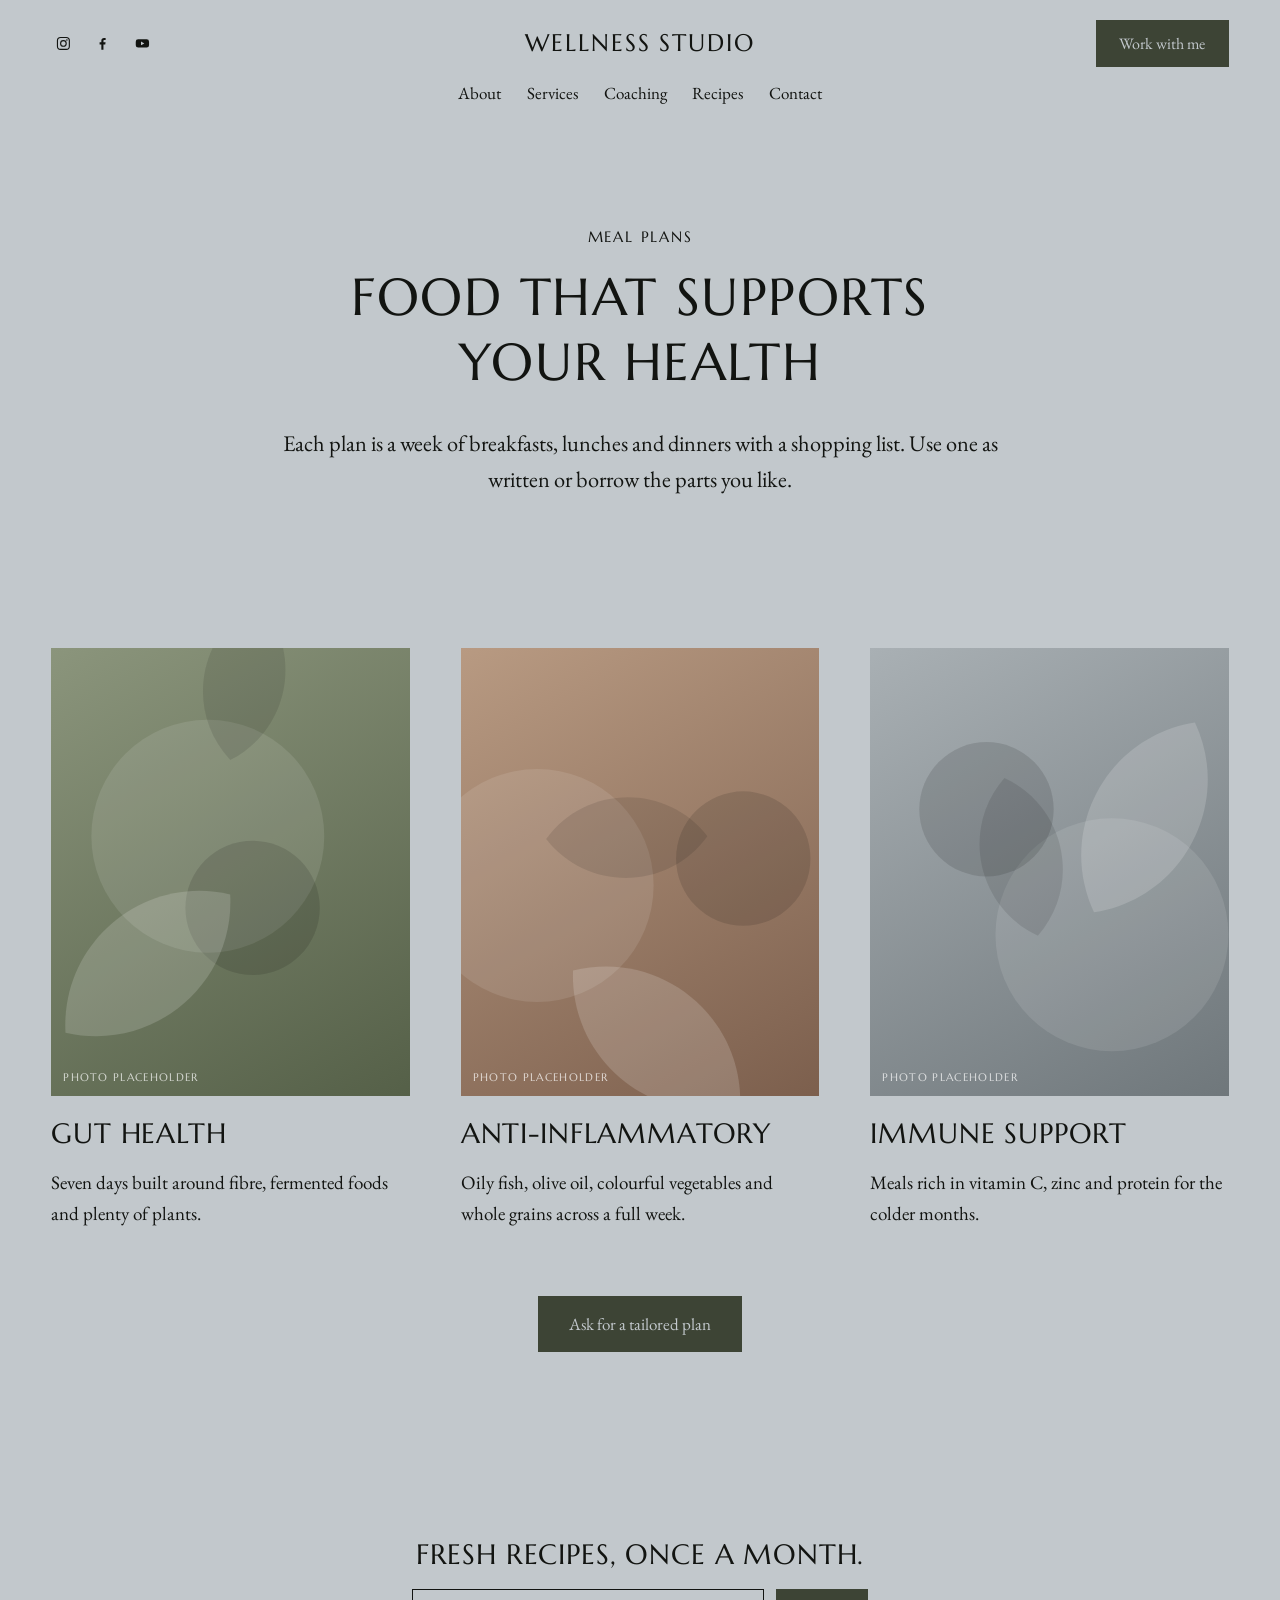
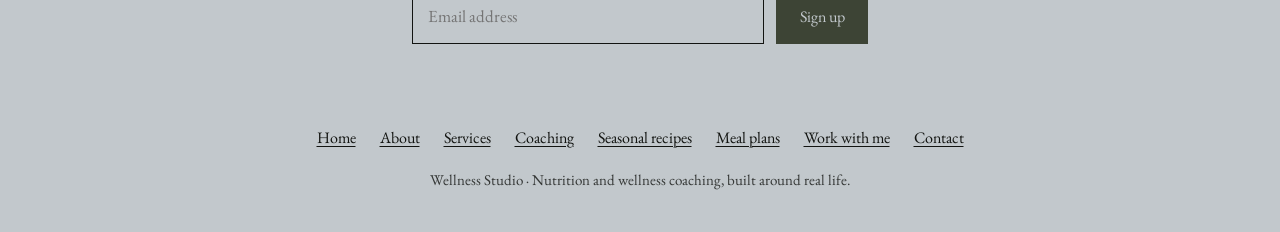
<file: meal-plans.html>
<!doctype html>
<html lang="en">
<head>
<meta charset="utf-8">
<meta name="viewport" content="width=device-width, initial-scale=1">
<title>Meal plans — Wellness Studio</title>
<meta name="description" content="Week-long meal plans for gut health, lower inflammation and immune support.">
<link rel="preconnect" href="https://fonts.googleapis.com">
<link rel="preconnect" href="https://fonts.gstatic.com" crossorigin>
<link rel="stylesheet" href="https://fonts.googleapis.com/css2?family=EB+Garamond:ital,wght@0,400;0,500;1,400&amp;family=Marcellus&amp;display=swap">
<link rel="icon" href="assets/favicon.svg" type="image/svg+xml">
<link rel="stylesheet" href="assets/styles.css">
<script>document.documentElement.className = "js";</script>
</head>
<body>
<a class="skip" href="#main">Skip to content</a>
<header class="site-header on-mist">
  <div class="hdr-row">
    <div class="social"><a href="#" data-placeholder="social" aria-label="Instagram (add your link)"><svg viewBox="0 0 24 24" aria-hidden="true"><rect x="3.5" y="3.5" width="17" height="17" rx="4.5" fill="none" stroke="currentColor" stroke-width="1.6"/><circle cx="12" cy="12" r="4" fill="none" stroke="currentColor" stroke-width="1.6"/><circle cx="17" cy="7" r="1.1"/></svg></a><a href="#" data-placeholder="social" aria-label="Facebook (add your link)"><svg viewBox="0 0 24 24" aria-hidden="true"><path d="M13.5 21v-7.5h2.6l.4-3h-3V8.6c0-.9.3-1.5 1.5-1.5h1.6V4.4c-.3 0-1.2-.1-2.3-.1-2.3 0-3.8 1.4-3.8 3.9v2.3H8v3h2.5V21z"/></svg></a><a href="#" data-placeholder="social" aria-label="YouTube (add your link)"><svg viewBox="0 0 24 24" aria-hidden="true"><path fill-rule="evenodd" d="M6 6h12a3.5 3.5 0 0 1 3.5 3.5v5A3.5 3.5 0 0 1 18 18H6a3.5 3.5 0 0 1-3.5-3.5v-5A3.5 3.5 0 0 1 6 6zm4 3.3v5.4l4.8-2.7z"/></svg></a></div>
    <a class="brand" href="index.html">Wellness Studio</a>
    <div class="hdr-actions"><a class="btn btn-sm" href="work-with-me.html">Work with me</a></div>
    <button class="menu-toggle" type="button" aria-expanded="false" aria-controls="site-nav">Menu</button>
  </div>
  <nav class="site-nav" id="site-nav" aria-label="Main"><ul><li><a href="about.html">About</a></li><li><a href="services.html">Services</a></li><li><a href="coaching.html">Coaching</a></li><li class="has-menu"><a href="seasonal-recipes.html">Recipes</a><ul><li><a href="seasonal-recipes.html">Seasonal recipes</a></li><li><a href="meal-plans.html" aria-current="page">Meal plans</a></li></ul></li><li><a href="contact.html">Contact</a></li><li class="nav-cta"><a href="work-with-me.html">Work with me</a></li></ul></nav>
</header>
<main id="main">

<section class="section on-mist center" id="plans-intro">
  <div class="inner narrow">
    <p class="eyebrow">Meal plans</p>
    <h1>Food that supports your health</h1>
    <p class="lede">Each plan is a week of breakfasts, lunches and dinners with a shopping list. Use one as written or borrow the parts you like.</p>
  </div>
</section>
<section class="section tight on-mist" id="plans">
  <div class="inner grid cols-3"><article><div class="ph ph-sage" style="aspect-ratio: 4 / 5" role="img" aria-label="Placeholder image for the Gut Health meal plan"><svg viewBox="0 0 100 100" preserveAspectRatio="xMidYMid slice" aria-hidden="true"><circle cx="45" cy="42" r="26" fill="rgba(255,255,255,0.10)"/><circle cx="55" cy="58" r="15" fill="rgba(0,0,0,0.12)"/><path transform="translate(50 55) rotate(140)" d="M0 0C12-16 36-16 48 0 36 16 12 16 0 0Z" fill="rgba(255,255,255,0.16)"/><path transform="translate(50 25) rotate(280)" d="M0 0C9-12 27-12 36 0 27 12 9 12 0 0Z" fill="rgba(0,0,0,0.10)"/></svg><span class="ph-label" aria-hidden="true">Photo placeholder</span></div><h3 style="margin-top:1.25rem">Gut Health</h3><p>Seven days built around fibre, fermented foods and plenty of plants.</p></article><article><div class="ph ph-clay" style="aspect-ratio: 4 / 5" role="img" aria-label="Placeholder image for the Anti-inflammatory meal plan"><svg viewBox="0 0 100 100" preserveAspectRatio="xMidYMid slice" aria-hidden="true"><circle cx="27" cy="53" r="26" fill="rgba(255,255,255,0.10)"/><circle cx="73" cy="47" r="15" fill="rgba(0,0,0,0.12)"/><path transform="translate(35 72) rotate(39)" d="M0 0C12-16 36-16 48 0 36 16 12 16 0 0Z" fill="rgba(255,255,255,0.16)"/><path transform="translate(65 42) rotate(179)" d="M0 0C9-12 27-12 36 0 27 12 9 12 0 0Z" fill="rgba(0,0,0,0.10)"/></svg><span class="ph-label" aria-hidden="true">Photo placeholder</span></div><h3 style="margin-top:1.25rem">Anti-inflammatory</h3><p>Oily fish, olive oil, colourful vegetables and whole grains across a full week.</p></article><article><div class="ph ph-stone" style="aspect-ratio: 4 / 5" role="img" aria-label="Placeholder image for the Immune Support meal plan"><svg viewBox="0 0 100 100" preserveAspectRatio="xMidYMid slice" aria-hidden="true"><circle cx="64" cy="64" r="26" fill="rgba(255,255,255,0.10)"/><circle cx="36" cy="36" r="15" fill="rgba(0,0,0,0.12)"/><path transform="translate(60 59) rotate(298)" d="M0 0C12-16 36-16 48 0 36 16 12 16 0 0Z" fill="rgba(255,255,255,0.16)"/><path transform="translate(40 29) rotate(78)" d="M0 0C9-12 27-12 36 0 27 12 9 12 0 0Z" fill="rgba(0,0,0,0.10)"/></svg><span class="ph-label" aria-hidden="true">Photo placeholder</span></div><h3 style="margin-top:1.25rem">Immune Support</h3><p>Meals rich in vitamin C, zinc and protein for the colder months.</p></article></div>
  <p class="center" style="margin-top:3rem"><a class="btn" href="contact.html">Ask for a tailored plan</a></p>
</section>

</main>
<footer class="site-footer on-mist" id="footer">
  <h2>Fresh recipes, once a month.</h2>
  <form class="signup" data-demo-form="Thanks. This demo sign-up is not connected to a mailing list yet." novalidate>
    <label class="visually-hidden" for="signup-email">Email address</label>
    <input id="signup-email" type="email" name="email" placeholder="Email address" autocomplete="email" required>
    <button class="btn btn-sm" type="submit">Sign up</button>
    <p class="form-note" role="status" style="flex-basis:100%"></p>
  </form>
  <ul class="foot-nav"><li><a href="index.html">Home</a></li><li><a href="about.html">About</a></li><li><a href="services.html">Services</a></li><li><a href="coaching.html">Coaching</a></li><li><a href="seasonal-recipes.html">Seasonal recipes</a></li><li><a href="meal-plans.html">Meal plans</a></li><li><a href="work-with-me.html">Work with me</a></li><li><a href="contact.html">Contact</a></li></ul>
  <p class="fine">Wellness Studio · Nutrition and wellness coaching, built around real life.</p>
</footer>
<script src="assets/site.js" defer></script>
</body>
</html>
</file>
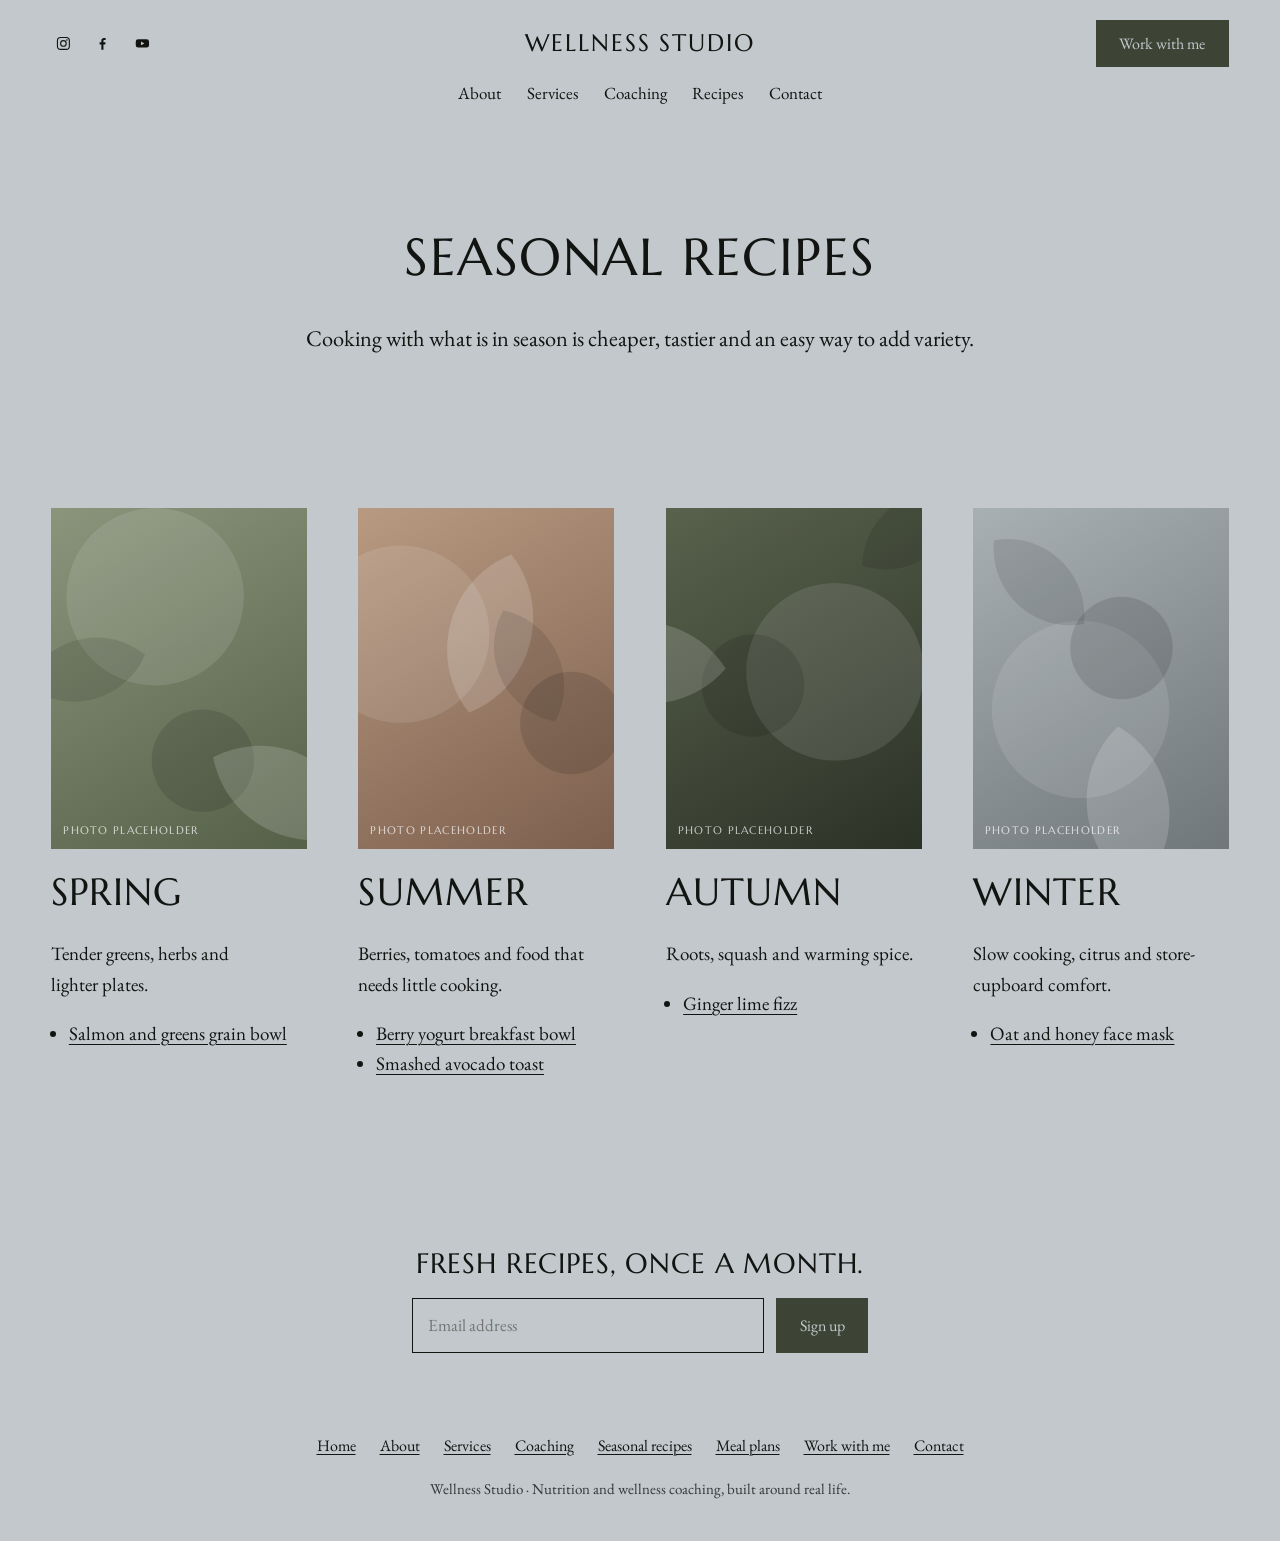
<file: seasonal-recipes.html>
<!doctype html>
<html lang="en">
<head>
<meta charset="utf-8">
<meta name="viewport" content="width=device-width, initial-scale=1">
<title>Seasonal recipes — Wellness Studio</title>
<meta name="description" content="Free recipes grouped by season: spring, summer, autumn and winter.">
<link rel="preconnect" href="https://fonts.googleapis.com">
<link rel="preconnect" href="https://fonts.gstatic.com" crossorigin>
<link rel="stylesheet" href="https://fonts.googleapis.com/css2?family=EB+Garamond:ital,wght@0,400;0,500;1,400&amp;family=Marcellus&amp;display=swap">
<link rel="icon" href="assets/favicon.svg" type="image/svg+xml">
<link rel="stylesheet" href="assets/styles.css">
<script>document.documentElement.className = "js";</script>
</head>
<body>
<a class="skip" href="#main">Skip to content</a>
<header class="site-header on-mist">
  <div class="hdr-row">
    <div class="social"><a href="#" data-placeholder="social" aria-label="Instagram (add your link)"><svg viewBox="0 0 24 24" aria-hidden="true"><rect x="3.5" y="3.5" width="17" height="17" rx="4.5" fill="none" stroke="currentColor" stroke-width="1.6"/><circle cx="12" cy="12" r="4" fill="none" stroke="currentColor" stroke-width="1.6"/><circle cx="17" cy="7" r="1.1"/></svg></a><a href="#" data-placeholder="social" aria-label="Facebook (add your link)"><svg viewBox="0 0 24 24" aria-hidden="true"><path d="M13.5 21v-7.5h2.6l.4-3h-3V8.6c0-.9.3-1.5 1.5-1.5h1.6V4.4c-.3 0-1.2-.1-2.3-.1-2.3 0-3.8 1.4-3.8 3.9v2.3H8v3h2.5V21z"/></svg></a><a href="#" data-placeholder="social" aria-label="YouTube (add your link)"><svg viewBox="0 0 24 24" aria-hidden="true"><path fill-rule="evenodd" d="M6 6h12a3.5 3.5 0 0 1 3.5 3.5v5A3.5 3.5 0 0 1 18 18H6a3.5 3.5 0 0 1-3.5-3.5v-5A3.5 3.5 0 0 1 6 6zm4 3.3v5.4l4.8-2.7z"/></svg></a></div>
    <a class="brand" href="index.html">Wellness Studio</a>
    <div class="hdr-actions"><a class="btn btn-sm" href="work-with-me.html">Work with me</a></div>
    <button class="menu-toggle" type="button" aria-expanded="false" aria-controls="site-nav">Menu</button>
  </div>
  <nav class="site-nav" id="site-nav" aria-label="Main"><ul><li><a href="about.html">About</a></li><li><a href="services.html">Services</a></li><li><a href="coaching.html">Coaching</a></li><li class="has-menu"><a href="seasonal-recipes.html">Recipes</a><ul><li><a href="seasonal-recipes.html" aria-current="page">Seasonal recipes</a></li><li><a href="meal-plans.html">Meal plans</a></li></ul></li><li><a href="contact.html">Contact</a></li><li class="nav-cta"><a href="work-with-me.html">Work with me</a></li></ul></nav>
</header>
<main id="main">

<section class="section on-mist center" id="seasonal-intro">
  <div class="inner narrow">
    <h1>Seasonal recipes</h1>
    <p class="lede">Cooking with what is in season is cheaper, tastier and an easy way to add variety.</p>
  </div>
</section>
<section class="section tight on-mist" id="seasons">
  <div class="inner grid cols-4"><article id="spring"><div class="ph ph-sage" style="aspect-ratio: 3 / 4" role="img" aria-label="Placeholder image for spring recipes"><svg viewBox="0 0 100 100" preserveAspectRatio="xMidYMid slice" aria-hidden="true"><circle cx="43" cy="26" r="26" fill="rgba(255,255,255,0.10)"/><circle cx="57" cy="74" r="15" fill="rgba(0,0,0,0.12)"/><path transform="translate(60 73) rotate(26)" d="M0 0C12-16 36-16 48 0 36 16 12 16 0 0Z" fill="rgba(255,255,255,0.16)"/><path transform="translate(40 43) rotate(166)" d="M0 0C9-12 27-12 36 0 27 12 9 12 0 0Z" fill="rgba(0,0,0,0.10)"/></svg><span class="ph-label" aria-hidden="true">Photo placeholder</span></div><h2 style="margin-top:1.25rem">Spring</h2><p>Tender greens, herbs and lighter plates.</p><ul style="padding-left:1.1rem; margin:0"><li><a href="recipes/salmon-grain-bowl.html">Salmon and greens grain bowl</a></li></ul></article><article id="summer"><div class="ph ph-clay" style="aspect-ratio: 3 / 4" role="img" aria-label="Placeholder image for summer recipes"><svg viewBox="0 0 100 100" preserveAspectRatio="xMidYMid slice" aria-hidden="true"><circle cx="25" cy="37" r="26" fill="rgba(255,255,255,0.10)"/><circle cx="75" cy="63" r="15" fill="rgba(0,0,0,0.12)"/><path transform="translate(45 60) rotate(285)" d="M0 0C12-16 36-16 48 0 36 16 12 16 0 0Z" fill="rgba(255,255,255,0.16)"/><path transform="translate(55 30) rotate(65)" d="M0 0C9-12 27-12 36 0 27 12 9 12 0 0Z" fill="rgba(0,0,0,0.10)"/></svg><span class="ph-label" aria-hidden="true">Photo placeholder</span></div><h2 style="margin-top:1.25rem">Summer</h2><p>Berries, tomatoes and food that needs little cooking.</p><ul style="padding-left:1.1rem; margin:0"><li><a href="recipes/berry-yogurt-bowl.html">Berry yogurt breakfast bowl</a></li><li><a href="recipes/smashed-avocado-toast.html">Smashed avocado toast</a></li></ul></article><article id="autumn"><div class="ph ph-moss" style="aspect-ratio: 3 / 4" role="img" aria-label="Placeholder image for autumn recipes"><svg viewBox="0 0 100 100" preserveAspectRatio="xMidYMid slice" aria-hidden="true"><circle cx="62" cy="48" r="26" fill="rgba(255,255,255,0.10)"/><circle cx="38" cy="52" r="15" fill="rgba(0,0,0,0.12)"/><path transform="translate(30 47) rotate(184)" d="M0 0C12-16 36-16 48 0 36 16 12 16 0 0Z" fill="rgba(255,255,255,0.16)"/><path transform="translate(70 17) rotate(324)" d="M0 0C9-12 27-12 36 0 27 12 9 12 0 0Z" fill="rgba(0,0,0,0.10)"/></svg><span class="ph-label" aria-hidden="true">Photo placeholder</span></div><h2 style="margin-top:1.25rem">Autumn</h2><p>Roots, squash and warming spice.</p><ul style="padding-left:1.1rem; margin:0"><li><a href="recipes/ginger-lime-fizz.html">Ginger lime fizz</a></li></ul></article><article id="winter"><div class="ph ph-stone" style="aspect-ratio: 3 / 4" role="img" aria-label="Placeholder image for winter recipes"><svg viewBox="0 0 100 100" preserveAspectRatio="xMidYMid slice" aria-hidden="true"><circle cx="44" cy="59" r="26" fill="rgba(255,255,255,0.10)"/><circle cx="56" cy="41" r="15" fill="rgba(0,0,0,0.12)"/><path transform="translate(55 64) rotate(83)" d="M0 0C12-16 36-16 48 0 36 16 12 16 0 0Z" fill="rgba(255,255,255,0.16)"/><path transform="translate(45 34) rotate(223)" d="M0 0C9-12 27-12 36 0 27 12 9 12 0 0Z" fill="rgba(0,0,0,0.10)"/></svg><span class="ph-label" aria-hidden="true">Photo placeholder</span></div><h2 style="margin-top:1.25rem">Winter</h2><p>Slow cooking, citrus and store-cupboard comfort.</p><ul style="padding-left:1.1rem; margin:0"><li><a href="recipes/oat-honey-face-mask.html">Oat and honey face mask</a></li></ul></article></div>
</section>

</main>
<footer class="site-footer on-mist" id="footer">
  <h2>Fresh recipes, once a month.</h2>
  <form class="signup" data-demo-form="Thanks. This demo sign-up is not connected to a mailing list yet." novalidate>
    <label class="visually-hidden" for="signup-email">Email address</label>
    <input id="signup-email" type="email" name="email" placeholder="Email address" autocomplete="email" required>
    <button class="btn btn-sm" type="submit">Sign up</button>
    <p class="form-note" role="status" style="flex-basis:100%"></p>
  </form>
  <ul class="foot-nav"><li><a href="index.html">Home</a></li><li><a href="about.html">About</a></li><li><a href="services.html">Services</a></li><li><a href="coaching.html">Coaching</a></li><li><a href="seasonal-recipes.html">Seasonal recipes</a></li><li><a href="meal-plans.html">Meal plans</a></li><li><a href="work-with-me.html">Work with me</a></li><li><a href="contact.html">Contact</a></li></ul>
  <p class="fine">Wellness Studio · Nutrition and wellness coaching, built around real life.</p>
</footer>
<script src="assets/site.js" defer></script>
</body>
</html>
</file>
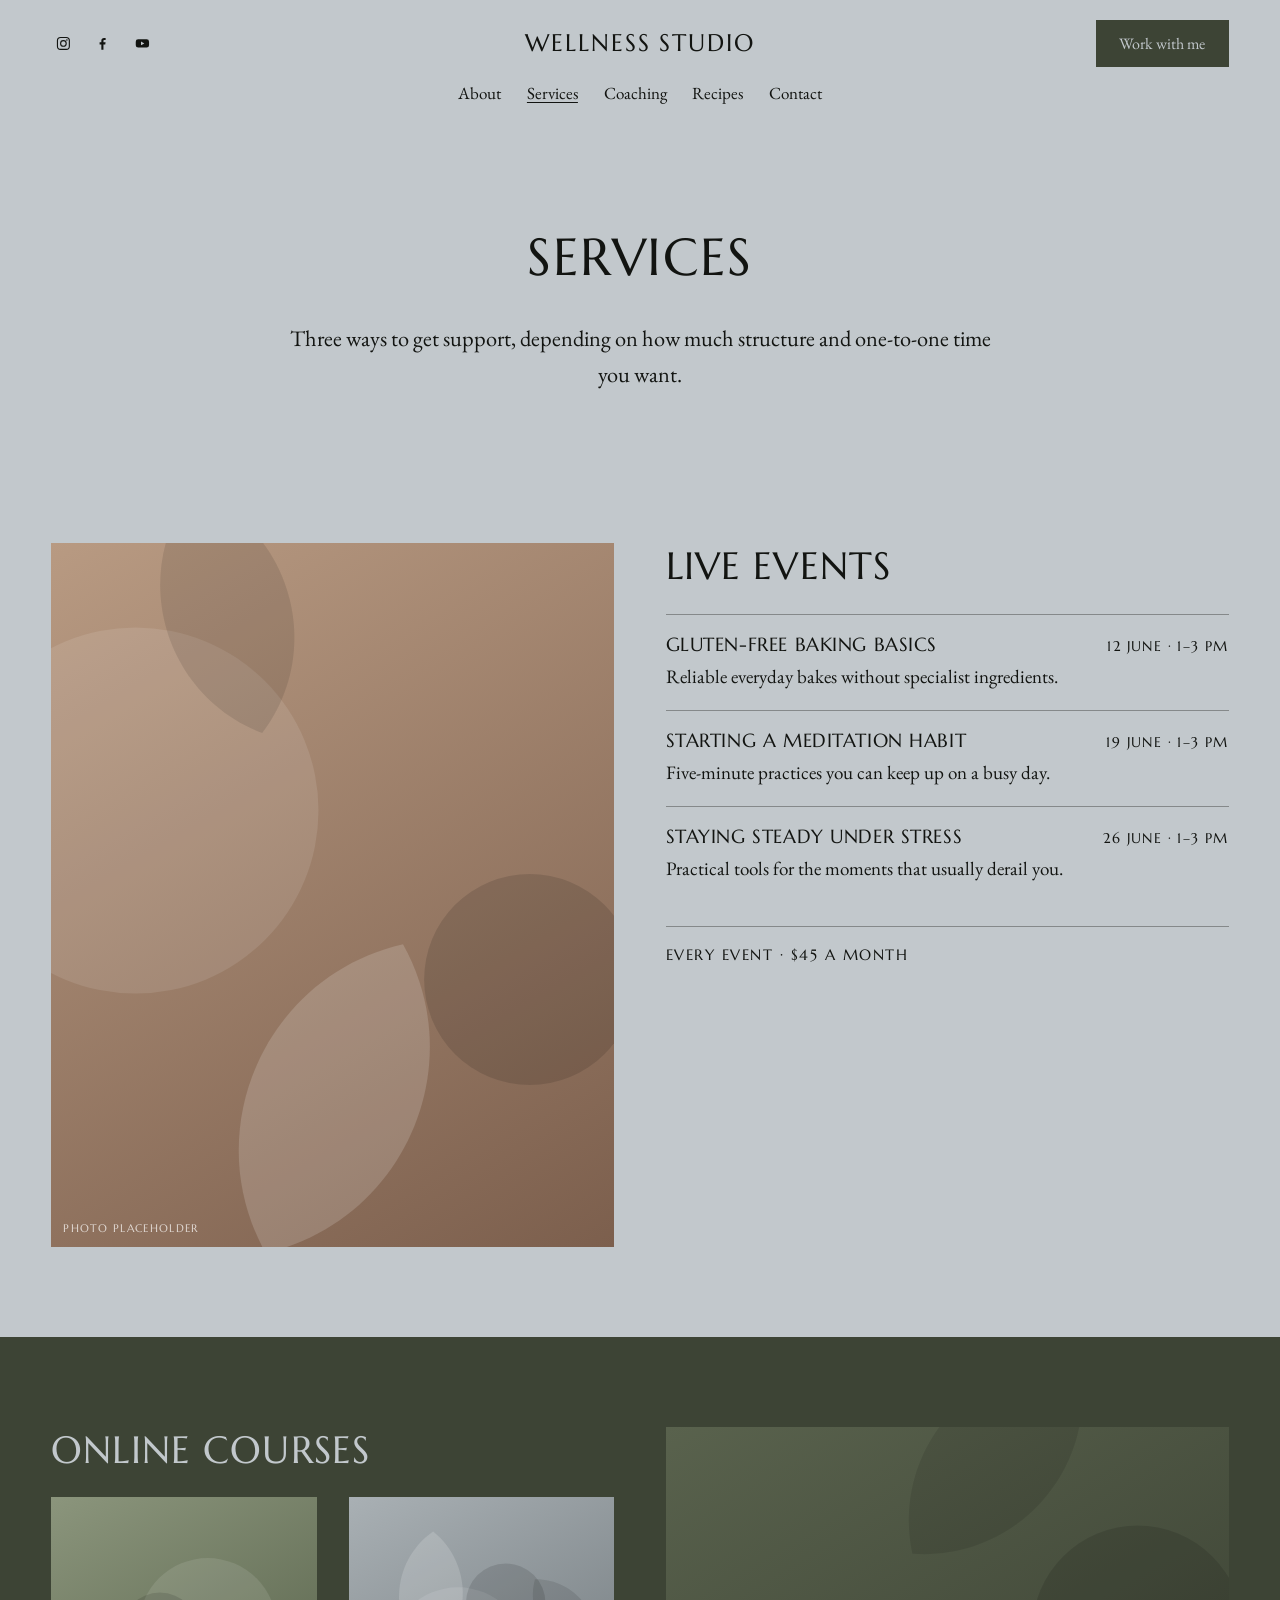
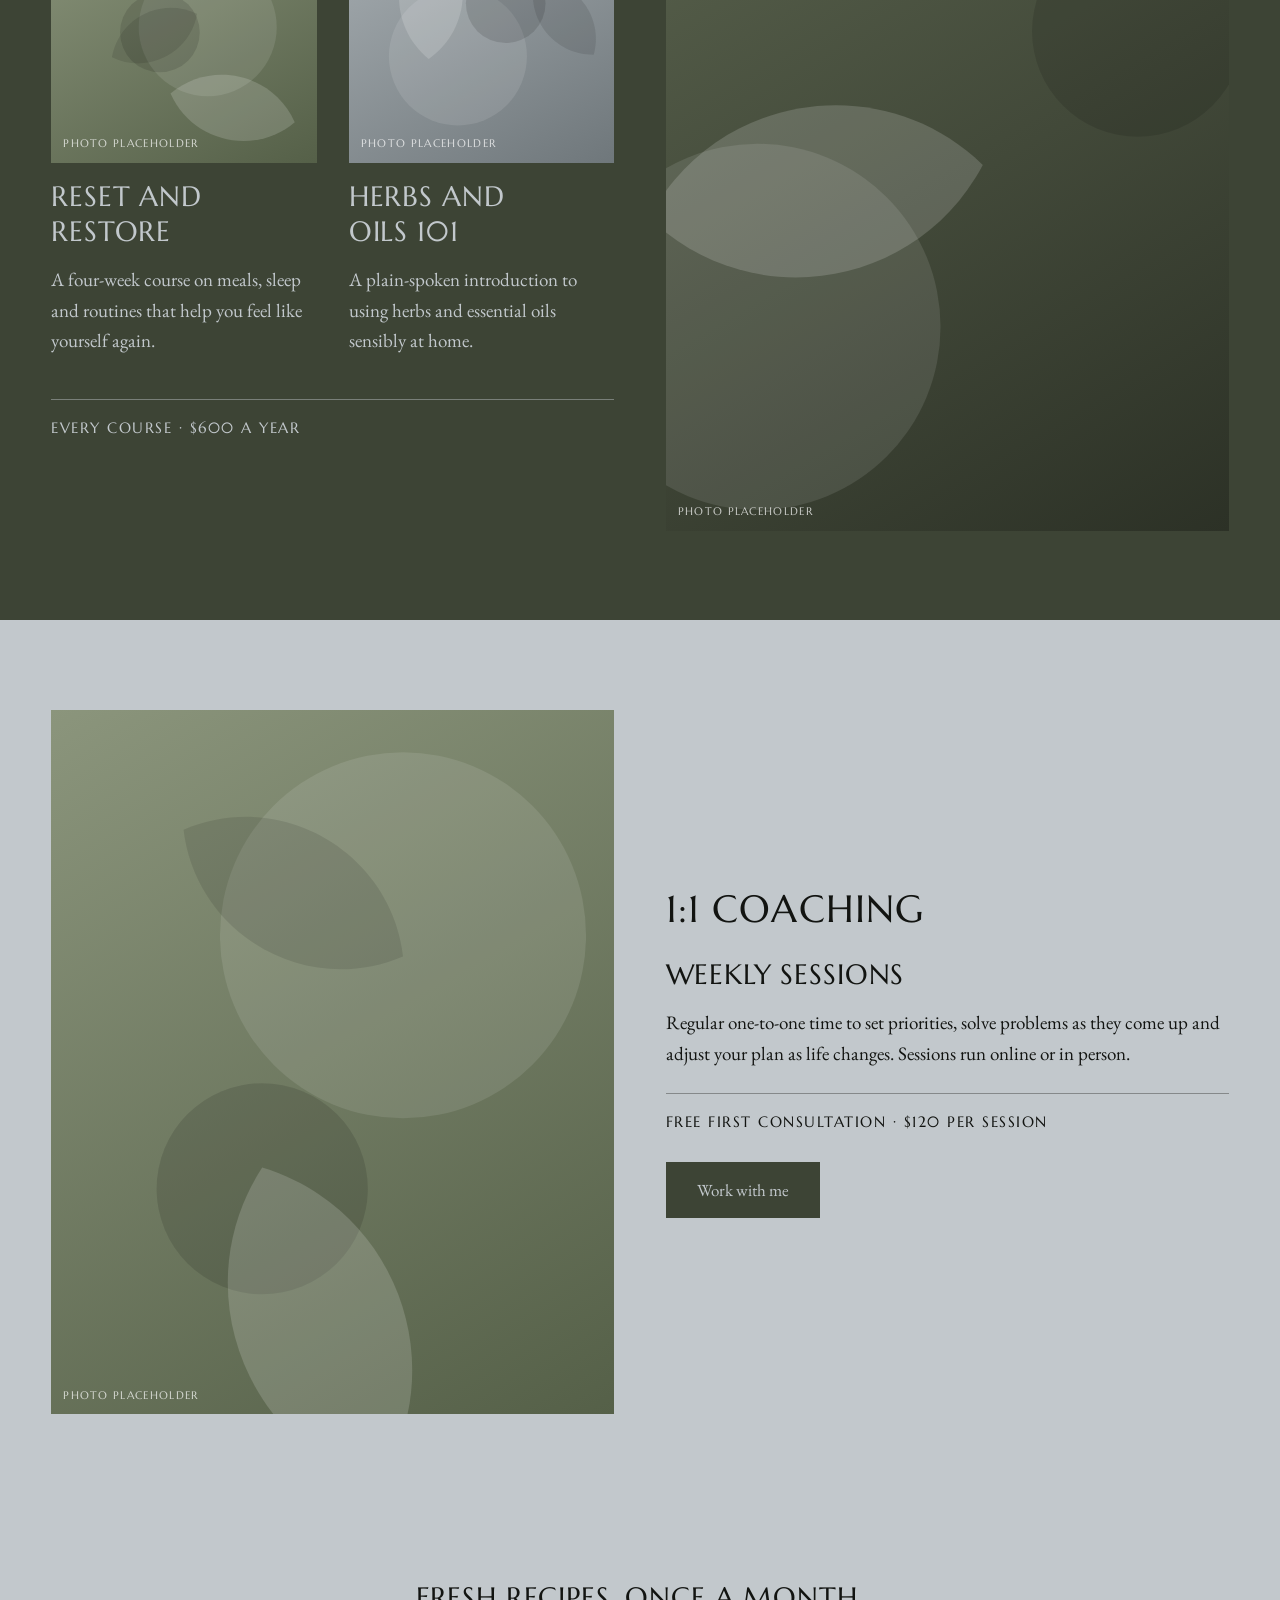
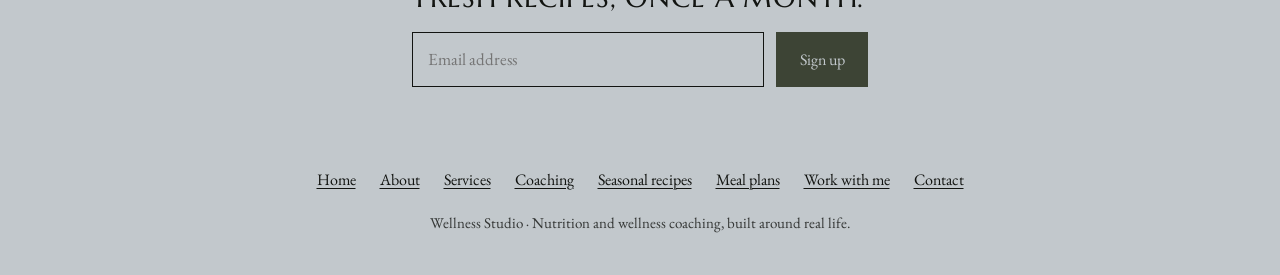
<file: services.html>
<!doctype html>
<html lang="en">
<head>
<meta charset="utf-8">
<meta name="viewport" content="width=device-width, initial-scale=1">
<title>Services — Wellness Studio</title>
<meta name="description" content="Live events, online courses and one-to-one coaching, with placeholder pricing.">
<link rel="preconnect" href="https://fonts.googleapis.com">
<link rel="preconnect" href="https://fonts.gstatic.com" crossorigin>
<link rel="stylesheet" href="https://fonts.googleapis.com/css2?family=EB+Garamond:ital,wght@0,400;0,500;1,400&amp;family=Marcellus&amp;display=swap">
<link rel="icon" href="assets/favicon.svg" type="image/svg+xml">
<link rel="stylesheet" href="assets/styles.css">
<script>document.documentElement.className = "js";</script>
</head>
<body>
<a class="skip" href="#main">Skip to content</a>
<header class="site-header on-mist">
  <div class="hdr-row">
    <div class="social"><a href="#" data-placeholder="social" aria-label="Instagram (add your link)"><svg viewBox="0 0 24 24" aria-hidden="true"><rect x="3.5" y="3.5" width="17" height="17" rx="4.5" fill="none" stroke="currentColor" stroke-width="1.6"/><circle cx="12" cy="12" r="4" fill="none" stroke="currentColor" stroke-width="1.6"/><circle cx="17" cy="7" r="1.1"/></svg></a><a href="#" data-placeholder="social" aria-label="Facebook (add your link)"><svg viewBox="0 0 24 24" aria-hidden="true"><path d="M13.5 21v-7.5h2.6l.4-3h-3V8.6c0-.9.3-1.5 1.5-1.5h1.6V4.4c-.3 0-1.2-.1-2.3-.1-2.3 0-3.8 1.4-3.8 3.9v2.3H8v3h2.5V21z"/></svg></a><a href="#" data-placeholder="social" aria-label="YouTube (add your link)"><svg viewBox="0 0 24 24" aria-hidden="true"><path fill-rule="evenodd" d="M6 6h12a3.5 3.5 0 0 1 3.5 3.5v5A3.5 3.5 0 0 1 18 18H6a3.5 3.5 0 0 1-3.5-3.5v-5A3.5 3.5 0 0 1 6 6zm4 3.3v5.4l4.8-2.7z"/></svg></a></div>
    <a class="brand" href="index.html">Wellness Studio</a>
    <div class="hdr-actions"><a class="btn btn-sm" href="work-with-me.html">Work with me</a></div>
    <button class="menu-toggle" type="button" aria-expanded="false" aria-controls="site-nav">Menu</button>
  </div>
  <nav class="site-nav" id="site-nav" aria-label="Main"><ul><li><a href="about.html">About</a></li><li><a href="services.html" aria-current="page">Services</a></li><li><a href="coaching.html">Coaching</a></li><li class="has-menu"><a href="seasonal-recipes.html">Recipes</a><ul><li><a href="seasonal-recipes.html">Seasonal recipes</a></li><li><a href="meal-plans.html">Meal plans</a></li></ul></li><li><a href="contact.html">Contact</a></li><li class="nav-cta"><a href="work-with-me.html">Work with me</a></li></ul></nav>
</header>
<main id="main">

<section class="section on-mist center" id="services-intro">
  <div class="inner narrow">
    <h1>Services</h1>
    <p class="lede">Three ways to get support, depending on how much structure and one-to-one time you want.</p>
  </div>
</section>

<section class="section tight on-mist" id="events">
  <div class="inner grid cols-2 split top">
    <div class="media-first"><div class="ph ph-clay" style="aspect-ratio: 4 / 5" role="img" aria-label="Placeholder for a photo from a live workshop"><svg viewBox="0 0 100 100" preserveAspectRatio="xMidYMid slice" aria-hidden="true"><circle cx="22" cy="38" r="26" fill="rgba(255,255,255,0.10)"/><circle cx="78" cy="62" r="15" fill="rgba(0,0,0,0.12)"/><path transform="translate(60 57) rotate(114)" d="M0 0C12-16 36-16 48 0 36 16 12 16 0 0Z" fill="rgba(255,255,255,0.16)"/><path transform="translate(40 27) rotate(254)" d="M0 0C9-12 27-12 36 0 27 12 9 12 0 0Z" fill="rgba(0,0,0,0.10)"/></svg><span class="ph-label" aria-hidden="true">Photo placeholder</span></div></div>
    <div>
      <h2>Live Events</h2>
      <ul class="event-list">
        <li><h3>Gluten-free baking basics</h3><span class="when">12 June · 1–3 pm</span><p>Reliable everyday bakes without specialist ingredients.</p></li>
        <li><h3>Starting a meditation habit</h3><span class="when">19 June · 1–3 pm</span><p>Five-minute practices you can keep up on a busy day.</p></li>
        <li><h3>Staying steady under stress</h3><span class="when">26 June · 1–3 pm</span><p>Practical tools for the moments that usually derail you.</p></li>
      </ul>
      <p class="price-line">Every event · $45 a month</p>
    </div>
  </div>
</section>

<section class="section on-olive" id="courses">
  <div class="inner grid cols-2 split top">
    <div>
      <h2>Online Courses</h2>
      <div class="grid cols-2" style="gap:2rem">
        <article>
          <div class="ph ph-sage" style="aspect-ratio: 1 / 1" role="img" aria-label="Placeholder image for the Reset and Restore course"><svg viewBox="0 0 100 100" preserveAspectRatio="xMidYMid slice" aria-hidden="true"><circle cx="59" cy="49" r="26" fill="rgba(255,255,255,0.10)"/><circle cx="41" cy="51" r="15" fill="rgba(0,0,0,0.12)"/><path transform="translate(45 74) rotate(13)" d="M0 0C12-16 36-16 48 0 36 16 12 16 0 0Z" fill="rgba(255,255,255,0.16)"/><path transform="translate(55 44) rotate(153)" d="M0 0C9-12 27-12 36 0 27 12 9 12 0 0Z" fill="rgba(0,0,0,0.10)"/></svg><span class="ph-label" aria-hidden="true">Photo placeholder</span></div>
          <h3 style="margin-top:1rem">Reset and Restore</h3>
          <p>A four-week course on meals, sleep and routines that help you feel like yourself again.</p>
        </article>
        <article>
          <div class="ph ph-stone" style="aspect-ratio: 1 / 1" role="img" aria-label="Placeholder image for the Herbs and Oils course"><svg viewBox="0 0 100 100" preserveAspectRatio="xMidYMid slice" aria-hidden="true"><circle cx="41" cy="60" r="26" fill="rgba(255,255,255,0.10)"/><circle cx="59" cy="40" r="15" fill="rgba(0,0,0,0.12)"/><path transform="translate(30 61) rotate(272)" d="M0 0C12-16 36-16 48 0 36 16 12 16 0 0Z" fill="rgba(255,255,255,0.16)"/><path transform="translate(70 31) rotate(52)" d="M0 0C9-12 27-12 36 0 27 12 9 12 0 0Z" fill="rgba(0,0,0,0.10)"/></svg><span class="ph-label" aria-hidden="true">Photo placeholder</span></div>
          <h3 style="margin-top:1rem">Herbs and Oils 101</h3>
          <p>A plain-spoken introduction to using herbs and essential oils sensibly at home.</p>
        </article>
      </div>
      <p class="price-line">Every course · $600 a year</p>
    </div>
    <div class="media-first"><div class="ph ph-moss" style="aspect-ratio: 4 / 5" role="img" aria-label="Placeholder for a photo of someone studying online"><svg viewBox="0 0 100 100" preserveAspectRatio="xMidYMid slice" aria-hidden="true"><circle cx="23" cy="71" r="26" fill="rgba(255,255,255,0.10)"/><circle cx="77" cy="29" r="15" fill="rgba(0,0,0,0.12)"/><path transform="translate(55 48) rotate(171)" d="M0 0C12-16 36-16 48 0 36 16 12 16 0 0Z" fill="rgba(255,255,255,0.16)"/><path transform="translate(45 18) rotate(311)" d="M0 0C9-12 27-12 36 0 27 12 9 12 0 0Z" fill="rgba(0,0,0,0.10)"/></svg><span class="ph-label" aria-hidden="true">Photo placeholder</span></div></div>
  </div>
</section>

<section class="section on-mist" id="one-to-one">
  <div class="inner grid cols-2 split">
    <div class="media-first"><div class="ph ph-sage" style="aspect-ratio: 4 / 5" role="img" aria-label="Placeholder for a photo of a one-to-one session"><svg viewBox="0 0 100 100" preserveAspectRatio="xMidYMid slice" aria-hidden="true"><circle cx="60" cy="32" r="26" fill="rgba(255,255,255,0.10)"/><circle cx="40" cy="68" r="15" fill="rgba(0,0,0,0.12)"/><path transform="translate(40 65) rotate(70)" d="M0 0C12-16 36-16 48 0 36 16 12 16 0 0Z" fill="rgba(255,255,255,0.16)"/><path transform="translate(60 35) rotate(210)" d="M0 0C9-12 27-12 36 0 27 12 9 12 0 0Z" fill="rgba(0,0,0,0.10)"/></svg><span class="ph-label" aria-hidden="true">Photo placeholder</span></div></div>
    <div>
      <h2>1:1 Coaching</h2>
      <h3>Weekly sessions</h3>
      <p>Regular one-to-one time to set priorities, solve problems as they come up and adjust your plan as life changes. Sessions run online or in person.</p>
      <p class="price-line">Free first consultation · $120 per session</p>
      <p style="margin-top:1.75rem"><a class="btn" href="work-with-me.html">Work with me</a></p>
    </div>
  </div>
</section>

</main>
<footer class="site-footer on-mist" id="footer">
  <h2>Fresh recipes, once a month.</h2>
  <form class="signup" data-demo-form="Thanks. This demo sign-up is not connected to a mailing list yet." novalidate>
    <label class="visually-hidden" for="signup-email">Email address</label>
    <input id="signup-email" type="email" name="email" placeholder="Email address" autocomplete="email" required>
    <button class="btn btn-sm" type="submit">Sign up</button>
    <p class="form-note" role="status" style="flex-basis:100%"></p>
  </form>
  <ul class="foot-nav"><li><a href="index.html">Home</a></li><li><a href="about.html">About</a></li><li><a href="services.html">Services</a></li><li><a href="coaching.html">Coaching</a></li><li><a href="seasonal-recipes.html">Seasonal recipes</a></li><li><a href="meal-plans.html">Meal plans</a></li><li><a href="work-with-me.html">Work with me</a></li><li><a href="contact.html">Contact</a></li></ul>
  <p class="fine">Wellness Studio · Nutrition and wellness coaching, built around real life.</p>
</footer>
<script src="assets/site.js" defer></script>
</body>
</html>
</file>
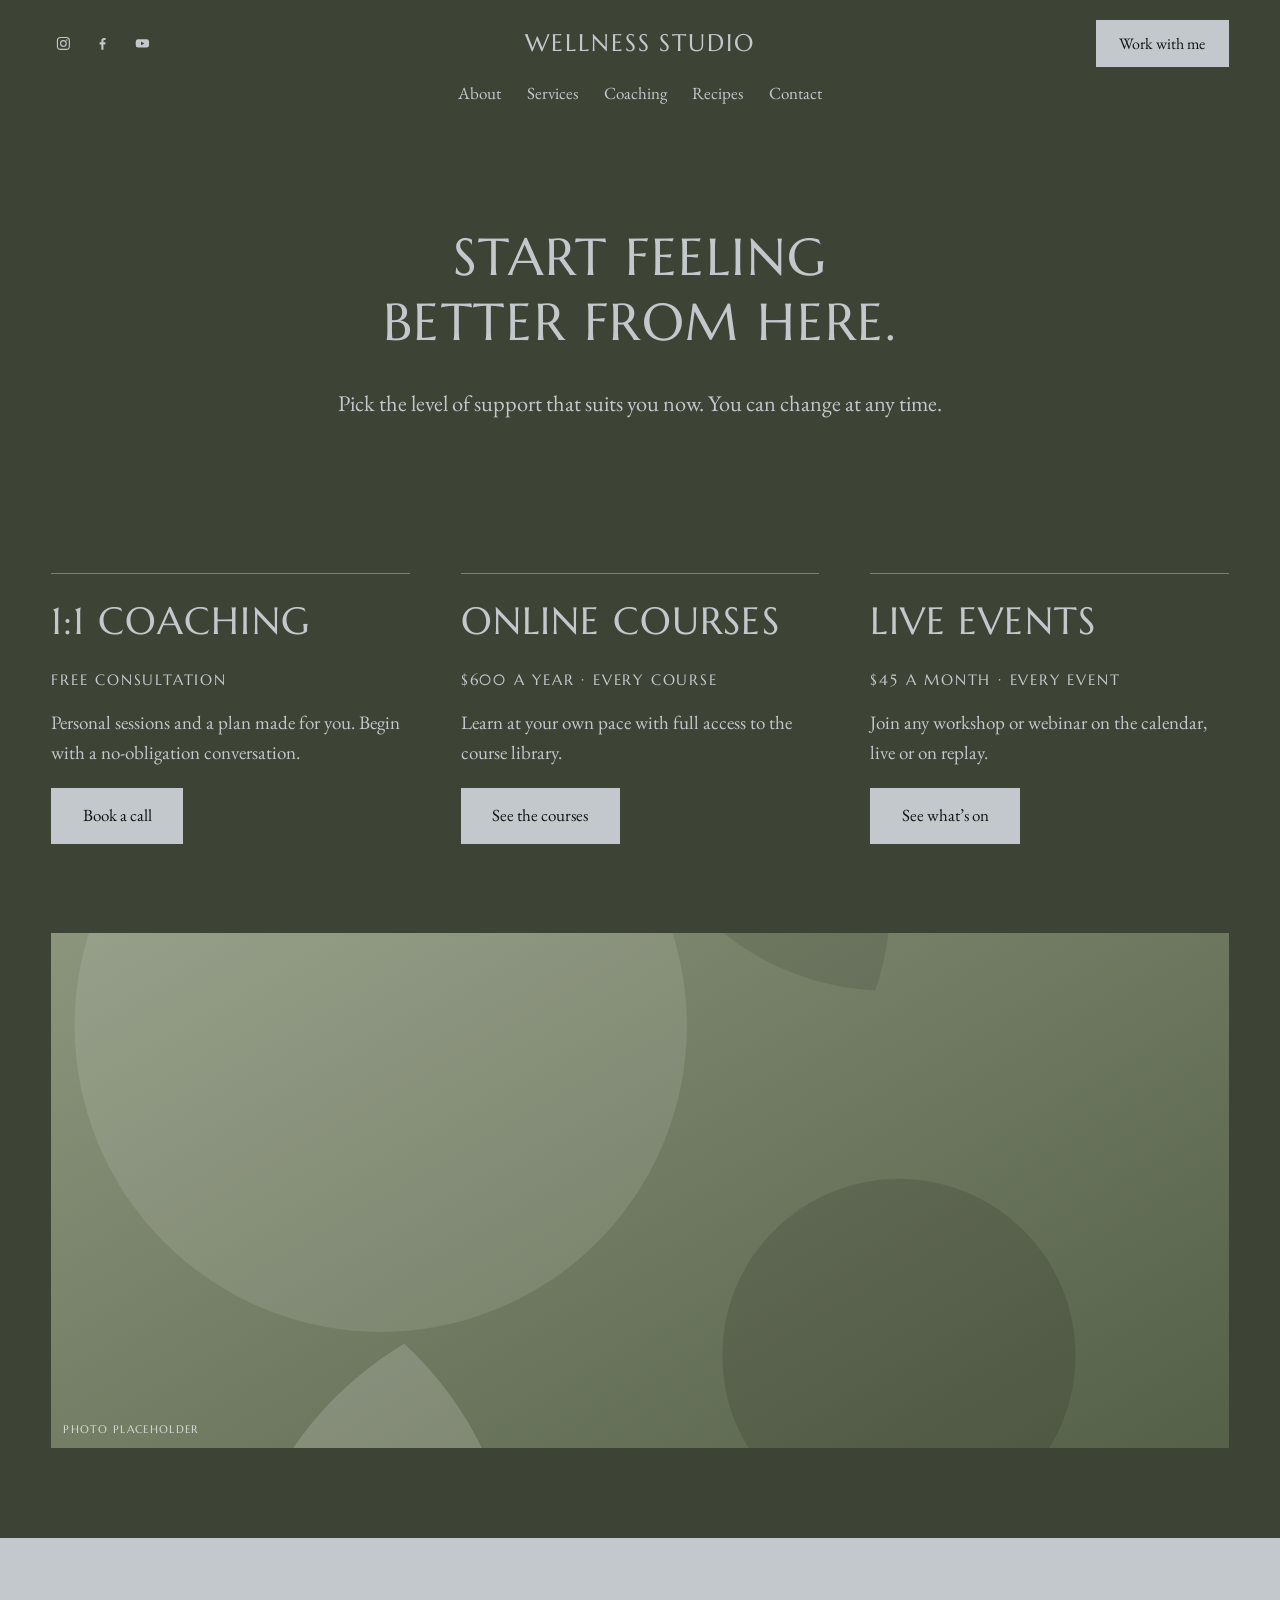
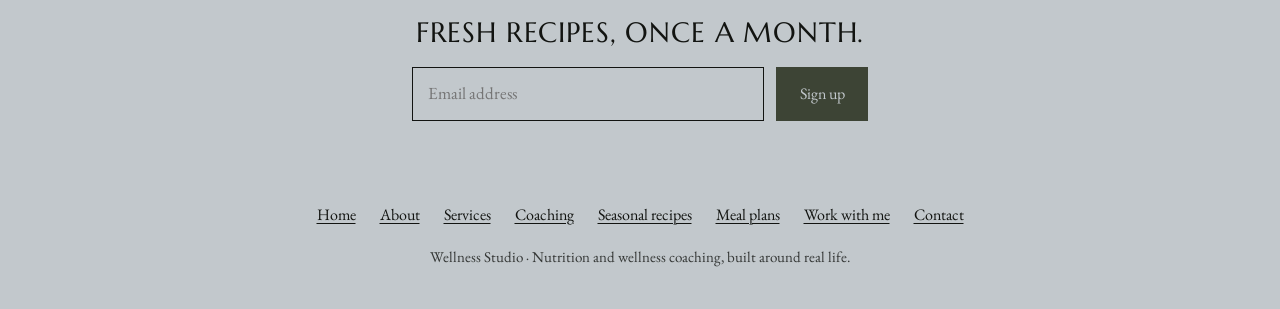
<file: work-with-me.html>
<!doctype html>
<html lang="en">
<head>
<meta charset="utf-8">
<meta name="viewport" content="width=device-width, initial-scale=1">
<title>Work with me — Wellness Studio</title>
<meta name="description" content="Choose between one-to-one coaching, online courses and live events.">
<link rel="preconnect" href="https://fonts.googleapis.com">
<link rel="preconnect" href="https://fonts.gstatic.com" crossorigin>
<link rel="stylesheet" href="https://fonts.googleapis.com/css2?family=EB+Garamond:ital,wght@0,400;0,500;1,400&amp;family=Marcellus&amp;display=swap">
<link rel="icon" href="assets/favicon.svg" type="image/svg+xml">
<link rel="stylesheet" href="assets/styles.css">
<script>document.documentElement.className = "js";</script>
</head>
<body>
<a class="skip" href="#main">Skip to content</a>
<header class="site-header on-olive">
  <div class="hdr-row">
    <div class="social"><a href="#" data-placeholder="social" aria-label="Instagram (add your link)"><svg viewBox="0 0 24 24" aria-hidden="true"><rect x="3.5" y="3.5" width="17" height="17" rx="4.5" fill="none" stroke="currentColor" stroke-width="1.6"/><circle cx="12" cy="12" r="4" fill="none" stroke="currentColor" stroke-width="1.6"/><circle cx="17" cy="7" r="1.1"/></svg></a><a href="#" data-placeholder="social" aria-label="Facebook (add your link)"><svg viewBox="0 0 24 24" aria-hidden="true"><path d="M13.5 21v-7.5h2.6l.4-3h-3V8.6c0-.9.3-1.5 1.5-1.5h1.6V4.4c-.3 0-1.2-.1-2.3-.1-2.3 0-3.8 1.4-3.8 3.9v2.3H8v3h2.5V21z"/></svg></a><a href="#" data-placeholder="social" aria-label="YouTube (add your link)"><svg viewBox="0 0 24 24" aria-hidden="true"><path fill-rule="evenodd" d="M6 6h12a3.5 3.5 0 0 1 3.5 3.5v5A3.5 3.5 0 0 1 18 18H6a3.5 3.5 0 0 1-3.5-3.5v-5A3.5 3.5 0 0 1 6 6zm4 3.3v5.4l4.8-2.7z"/></svg></a></div>
    <a class="brand" href="index.html">Wellness Studio</a>
    <div class="hdr-actions"><a class="btn btn-sm" href="work-with-me.html">Work with me</a></div>
    <button class="menu-toggle" type="button" aria-expanded="false" aria-controls="site-nav">Menu</button>
  </div>
  <nav class="site-nav" id="site-nav" aria-label="Main"><ul><li><a href="about.html">About</a></li><li><a href="services.html">Services</a></li><li><a href="coaching.html">Coaching</a></li><li class="has-menu"><a href="seasonal-recipes.html">Recipes</a><ul><li><a href="seasonal-recipes.html">Seasonal recipes</a></li><li><a href="meal-plans.html">Meal plans</a></li></ul></li><li><a href="contact.html">Contact</a></li><li class="nav-cta"><a href="work-with-me.html">Work with me</a></li></ul></nav>
</header>
<main id="main">

<section class="section on-olive center" id="work-intro">
  <div class="inner narrow">
    <h1>Start feeling better from here.</h1>
    <p class="lede">Pick the level of support that suits you now. You can change at any time.</p>
  </div>
</section>
<section class="section tight on-olive" id="options">
  <div class="inner grid cols-3 cards-ruled">
    <article class="card">
      <h2>1:1 Coaching</h2>
      <p class="eyebrow">Free consultation</p>
      <p>Personal sessions and a plan made for you. Begin with a no-obligation conversation.</p>
      <a class="btn" href="contact.html">Book a call</a>
    </article>
    <article class="card">
      <h2>Online Courses</h2>
      <p class="eyebrow">$600 a year · every course</p>
      <p>Learn at your own pace with full access to the course library.</p>
      <a class="btn" href="services.html#courses">See the courses</a>
    </article>
    <article class="card">
      <h2>Live Events</h2>
      <p class="eyebrow">$45 a month · every event</p>
      <p>Join any workshop or webinar on the calendar, live or on replay.</p>
      <a class="btn" href="services.html#events">See what’s on</a>
    </article>
  </div>
</section>
<section class="section on-olive" id="work-media" style="padding-top:0">
  <div class="inner"><div class="ph ph-sage" style="aspect-ratio: 16 / 7" role="img" aria-label="Placeholder for a wide photo of a calm kitchen table"><svg viewBox="0 0 100 100" preserveAspectRatio="xMidYMid slice" aria-hidden="true"><circle cx="28" cy="36" r="26" fill="rgba(255,255,255,0.10)"/><circle cx="72" cy="64" r="15" fill="rgba(0,0,0,0.12)"/><path transform="translate(30 63) rotate(96)" d="M0 0C12-16 36-16 48 0 36 16 12 16 0 0Z" fill="rgba(255,255,255,0.16)"/><path transform="translate(70 33) rotate(236)" d="M0 0C9-12 27-12 36 0 27 12 9 12 0 0Z" fill="rgba(0,0,0,0.10)"/></svg><span class="ph-label" aria-hidden="true">Photo placeholder</span></div></div>
</section>

</main>
<footer class="site-footer on-mist" id="footer">
  <h2>Fresh recipes, once a month.</h2>
  <form class="signup" data-demo-form="Thanks. This demo sign-up is not connected to a mailing list yet." novalidate>
    <label class="visually-hidden" for="signup-email">Email address</label>
    <input id="signup-email" type="email" name="email" placeholder="Email address" autocomplete="email" required>
    <button class="btn btn-sm" type="submit">Sign up</button>
    <p class="form-note" role="status" style="flex-basis:100%"></p>
  </form>
  <ul class="foot-nav"><li><a href="index.html">Home</a></li><li><a href="about.html">About</a></li><li><a href="services.html">Services</a></li><li><a href="coaching.html">Coaching</a></li><li><a href="seasonal-recipes.html">Seasonal recipes</a></li><li><a href="meal-plans.html">Meal plans</a></li><li><a href="work-with-me.html">Work with me</a></li><li><a href="contact.html">Contact</a></li></ul>
  <p class="fine">Wellness Studio · Nutrition and wellness coaching, built around real life.</p>
</footer>
<script src="assets/site.js" defer></script>
</body>
</html>
</file>
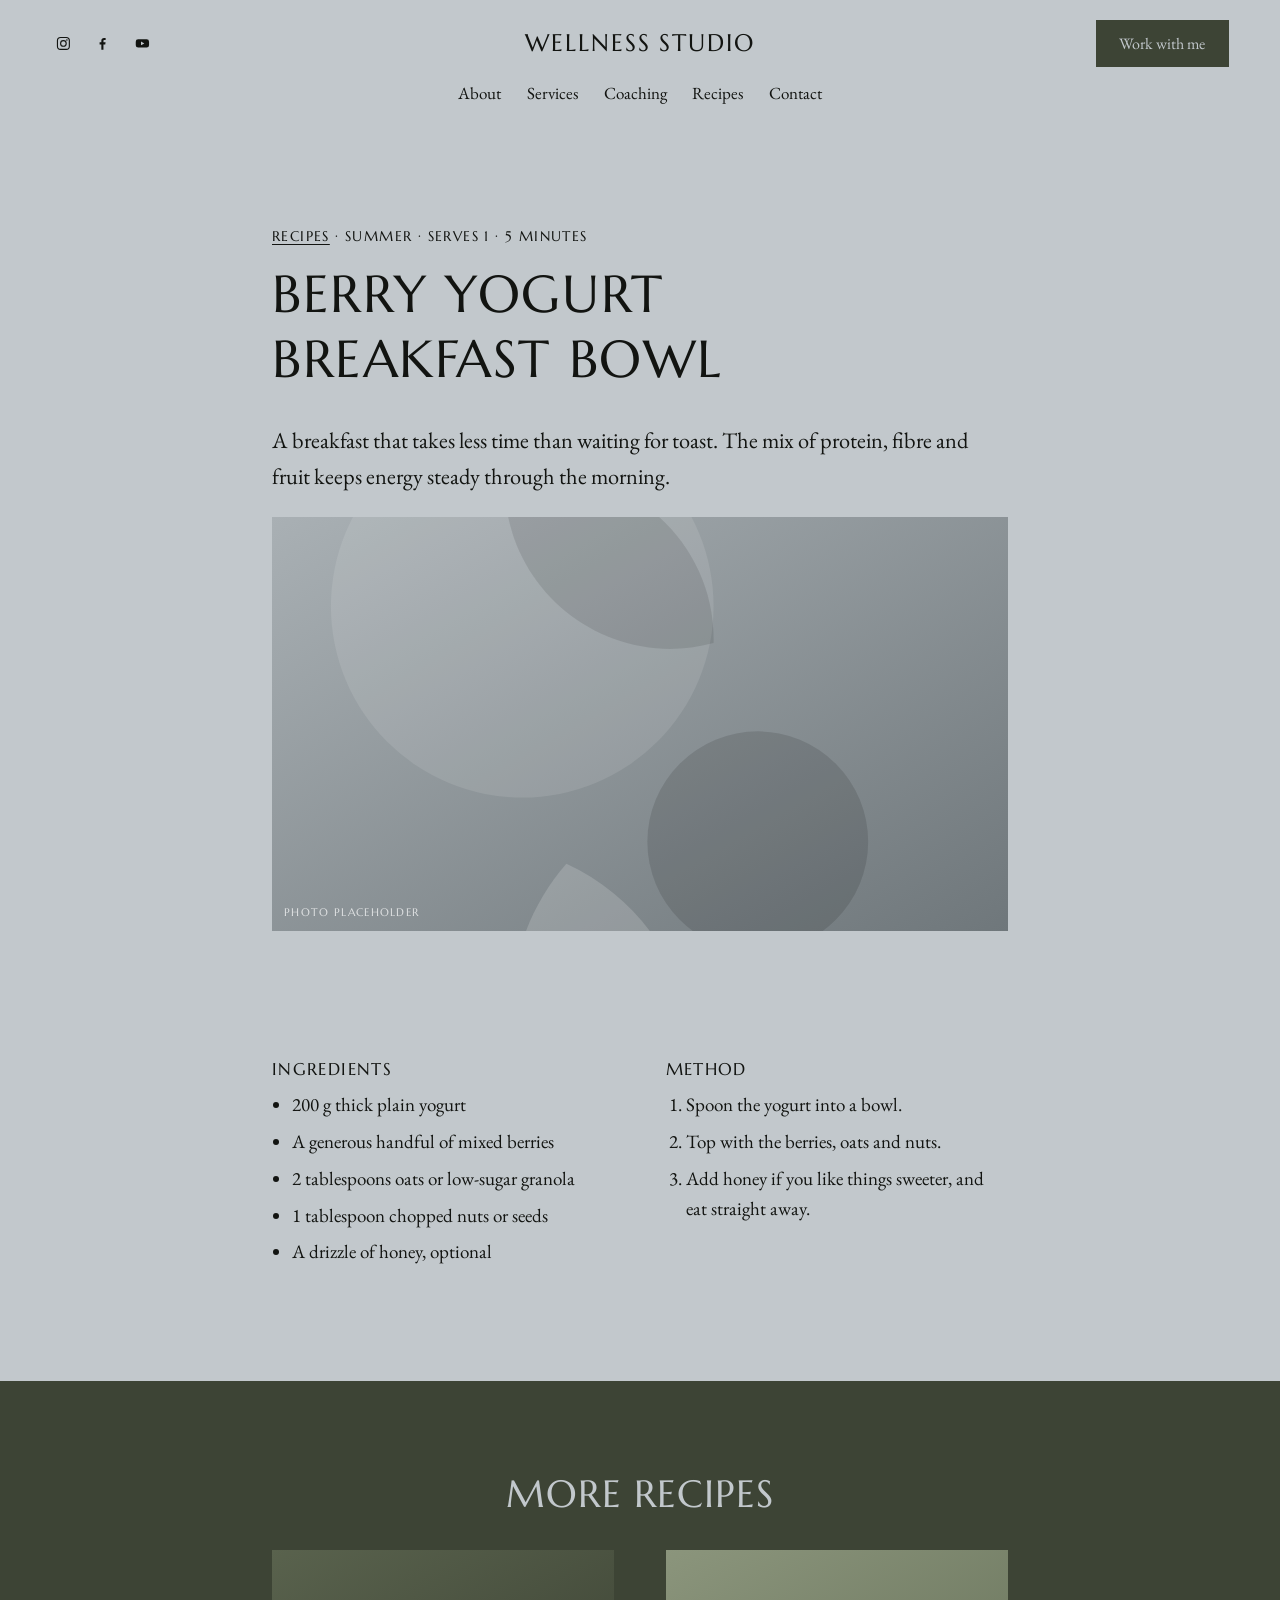
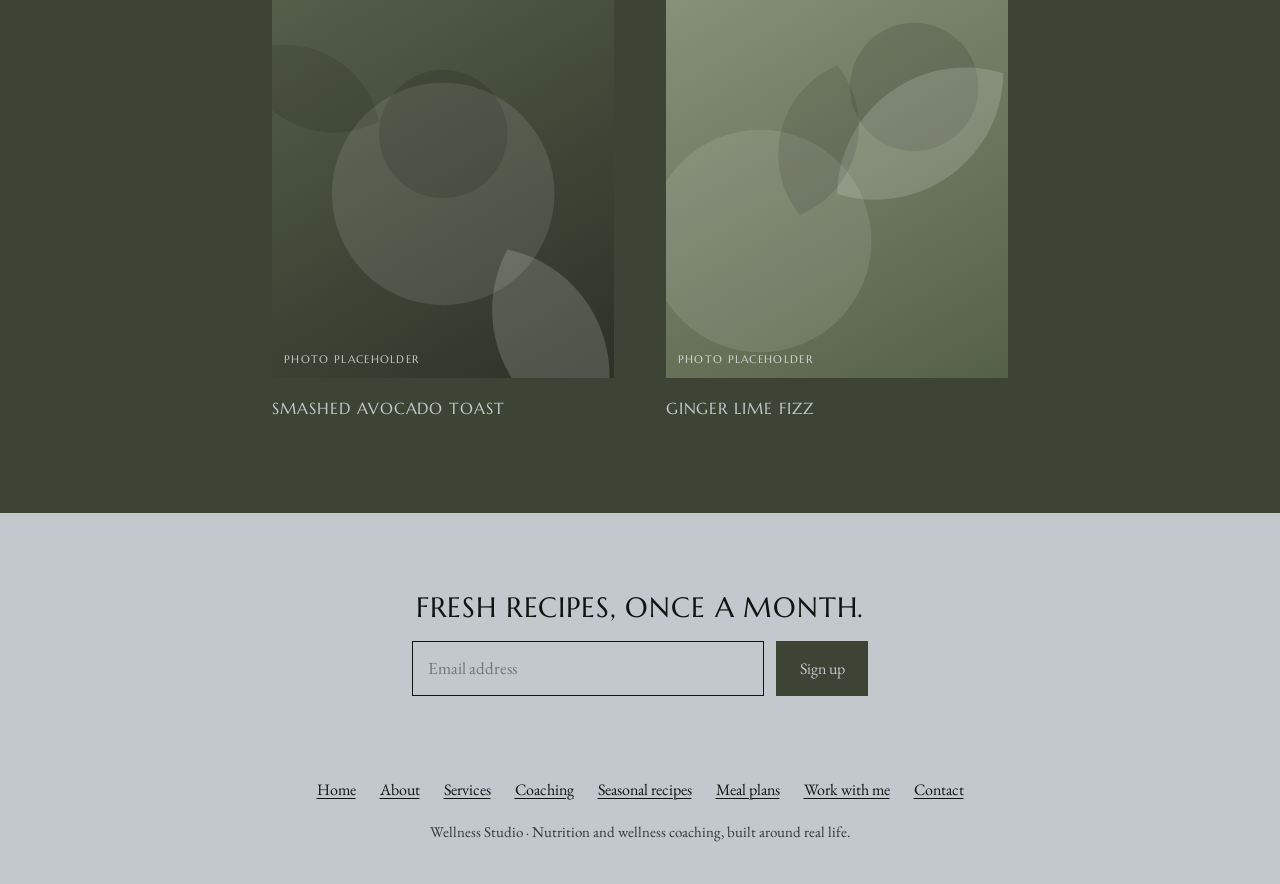
<file: recipes/berry-yogurt-bowl.html>
<!doctype html>
<html lang="en">
<head>
<meta charset="utf-8">
<meta name="viewport" content="width=device-width, initial-scale=1">
<title>Berry yogurt breakfast bowl — Wellness Studio</title>
<meta name="description" content="A breakfast that takes less time than waiting for toast.">
<link rel="preconnect" href="https://fonts.googleapis.com">
<link rel="preconnect" href="https://fonts.gstatic.com" crossorigin>
<link rel="stylesheet" href="https://fonts.googleapis.com/css2?family=EB+Garamond:ital,wght@0,400;0,500;1,400&amp;family=Marcellus&amp;display=swap">
<link rel="icon" href="../assets/favicon.svg" type="image/svg+xml">
<link rel="stylesheet" href="../assets/styles.css">
<script>document.documentElement.className = "js";</script>
</head>
<body>
<a class="skip" href="#main">Skip to content</a>
<header class="site-header on-mist">
  <div class="hdr-row">
    <div class="social"><a href="#" data-placeholder="social" aria-label="Instagram (add your link)"><svg viewBox="0 0 24 24" aria-hidden="true"><rect x="3.5" y="3.5" width="17" height="17" rx="4.5" fill="none" stroke="currentColor" stroke-width="1.6"/><circle cx="12" cy="12" r="4" fill="none" stroke="currentColor" stroke-width="1.6"/><circle cx="17" cy="7" r="1.1"/></svg></a><a href="#" data-placeholder="social" aria-label="Facebook (add your link)"><svg viewBox="0 0 24 24" aria-hidden="true"><path d="M13.5 21v-7.5h2.6l.4-3h-3V8.6c0-.9.3-1.5 1.5-1.5h1.6V4.4c-.3 0-1.2-.1-2.3-.1-2.3 0-3.8 1.4-3.8 3.9v2.3H8v3h2.5V21z"/></svg></a><a href="#" data-placeholder="social" aria-label="YouTube (add your link)"><svg viewBox="0 0 24 24" aria-hidden="true"><path fill-rule="evenodd" d="M6 6h12a3.5 3.5 0 0 1 3.5 3.5v5A3.5 3.5 0 0 1 18 18H6a3.5 3.5 0 0 1-3.5-3.5v-5A3.5 3.5 0 0 1 6 6zm4 3.3v5.4l4.8-2.7z"/></svg></a></div>
    <a class="brand" href="../index.html">Wellness Studio</a>
    <div class="hdr-actions"><a class="btn btn-sm" href="../work-with-me.html">Work with me</a></div>
    <button class="menu-toggle" type="button" aria-expanded="false" aria-controls="site-nav">Menu</button>
  </div>
  <nav class="site-nav" id="site-nav" aria-label="Main"><ul><li><a href="../about.html">About</a></li><li><a href="../services.html">Services</a></li><li><a href="../coaching.html">Coaching</a></li><li class="has-menu"><a href="../seasonal-recipes.html">Recipes</a><ul><li><a href="../seasonal-recipes.html">Seasonal recipes</a></li><li><a href="../meal-plans.html">Meal plans</a></li></ul></li><li><a href="../contact.html">Contact</a></li><li class="nav-cta"><a href="../work-with-me.html">Work with me</a></li></ul></nav>
</header>
<main id="main">

<article>
<section class="section on-mist" id="recipe">
  <div class="inner narrow">
    <p class="recipe-meta"><a href="../seasonal-recipes.html">Recipes</a> · Summer · Serves 1 · 5 minutes</p>
    <h1>Berry yogurt breakfast bowl</h1>
    <p class="lede">A breakfast that takes less time than waiting for toast. The mix of protein, fibre and fruit keeps energy steady through the morning.</p>
    <div class="ph ph-stone" style="aspect-ratio: 16 / 9" role="img" aria-label="Placeholder image for Berry yogurt breakfast bowl"><svg viewBox="0 0 100 100" preserveAspectRatio="xMidYMid slice" aria-hidden="true"><circle cx="34" cy="34" r="26" fill="rgba(255,255,255,0.10)"/><circle cx="66" cy="66" r="15" fill="rgba(0,0,0,0.12)"/><path transform="translate(40 69) rotate(78)" d="M0 0C12-16 36-16 48 0 36 16 12 16 0 0Z" fill="rgba(255,255,255,0.16)"/><path transform="translate(60 39) rotate(218)" d="M0 0C9-12 27-12 36 0 27 12 9 12 0 0Z" fill="rgba(0,0,0,0.10)"/></svg><span class="ph-label" aria-hidden="true">Photo placeholder</span></div>
  </div>
</section>
<section class="section tight on-mist recipe-body" id="method">
  <div class="inner narrow grid cols-2 split top">
    <div><h2 style="font-size:1.0625rem; letter-spacing:.08em">Ingredients</h2><ul><li>200 g thick plain yogurt</li><li>A generous handful of mixed berries</li><li>2 tablespoons oats or low-sugar granola</li><li>1 tablespoon chopped nuts or seeds</li><li>A drizzle of honey, optional</li></ul></div>
    <div><h2 style="font-size:1.0625rem; letter-spacing:.08em">Method</h2><ol><li>Spoon the yogurt into a bowl.</li><li>Top with the berries, oats and nuts.</li><li>Add honey if you like things sweeter, and eat straight away.</li></ol></div>
  </div>
</section>
</article>
<section class="section on-olive" id="more">
  <div class="inner narrow">
    <h2 class="center" style="margin-bottom:2rem">More recipes</h2>
    <div class="grid cols-2"><a class="tile" href="../recipes/smashed-avocado-toast.html"><div class="ph ph-moss" style="aspect-ratio: 4 / 5" role="img" aria-label="Placeholder image for Smashed avocado toast"><svg viewBox="0 0 100 100" preserveAspectRatio="xMidYMid slice" aria-hidden="true"><circle cx="50" cy="57" r="26" fill="rgba(255,255,255,0.10)"/><circle cx="50" cy="43" r="15" fill="rgba(0,0,0,0.12)"/><path transform="translate(65 70) rotate(65)" d="M0 0C12-16 36-16 48 0 36 16 12 16 0 0Z" fill="rgba(255,255,255,0.16)"/><path transform="translate(35 40) rotate(205)" d="M0 0C9-12 27-12 36 0 27 12 9 12 0 0Z" fill="rgba(0,0,0,0.10)"/></svg><span class="ph-label" aria-hidden="true">Photo placeholder</span></div><span class="tile-title">Smashed avocado toast</span></a><a class="tile" href="../recipes/ginger-lime-fizz.html"><div class="ph ph-sage" style="aspect-ratio: 4 / 5" role="img" aria-label="Placeholder image for Ginger lime fizz"><svg viewBox="0 0 100 100" preserveAspectRatio="xMidYMid slice" aria-hidden="true"><circle cx="32" cy="68" r="26" fill="rgba(255,255,255,0.10)"/><circle cx="68" cy="32" r="15" fill="rgba(0,0,0,0.12)"/><path transform="translate(50 57) rotate(324)" d="M0 0C12-16 36-16 48 0 36 16 12 16 0 0Z" fill="rgba(255,255,255,0.16)"/><path transform="translate(50 27) rotate(104)" d="M0 0C9-12 27-12 36 0 27 12 9 12 0 0Z" fill="rgba(0,0,0,0.10)"/></svg><span class="ph-label" aria-hidden="true">Photo placeholder</span></div><span class="tile-title">Ginger lime fizz</span></a></div>
  </div>
</section>

</main>
<footer class="site-footer on-mist" id="footer">
  <h2>Fresh recipes, once a month.</h2>
  <form class="signup" data-demo-form="Thanks. This demo sign-up is not connected to a mailing list yet." novalidate>
    <label class="visually-hidden" for="signup-email">Email address</label>
    <input id="signup-email" type="email" name="email" placeholder="Email address" autocomplete="email" required>
    <button class="btn btn-sm" type="submit">Sign up</button>
    <p class="form-note" role="status" style="flex-basis:100%"></p>
  </form>
  <ul class="foot-nav"><li><a href="../index.html">Home</a></li><li><a href="../about.html">About</a></li><li><a href="../services.html">Services</a></li><li><a href="../coaching.html">Coaching</a></li><li><a href="../seasonal-recipes.html">Seasonal recipes</a></li><li><a href="../meal-plans.html">Meal plans</a></li><li><a href="../work-with-me.html">Work with me</a></li><li><a href="../contact.html">Contact</a></li></ul>
  <p class="fine">Wellness Studio · Nutrition and wellness coaching, built around real life.</p>
</footer>
<script src="../assets/site.js" defer></script>
</body>
</html>
</file>
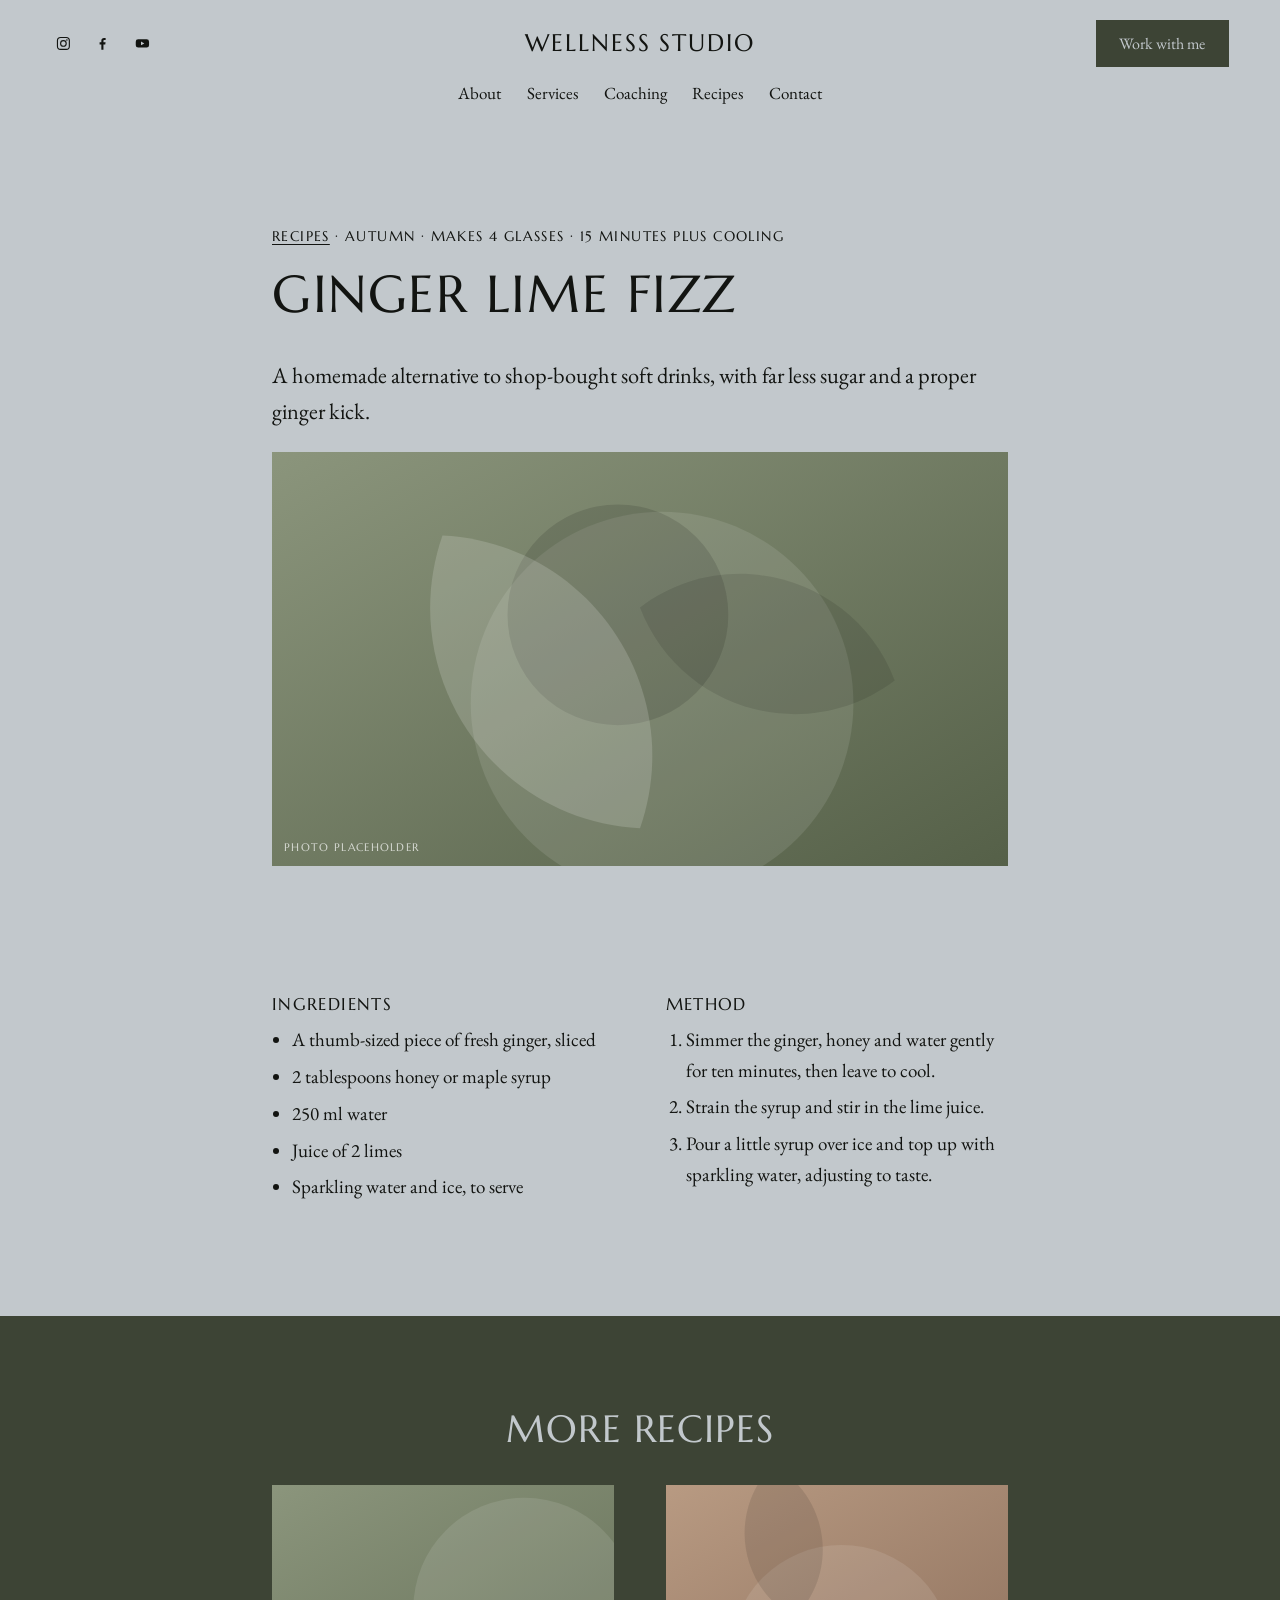
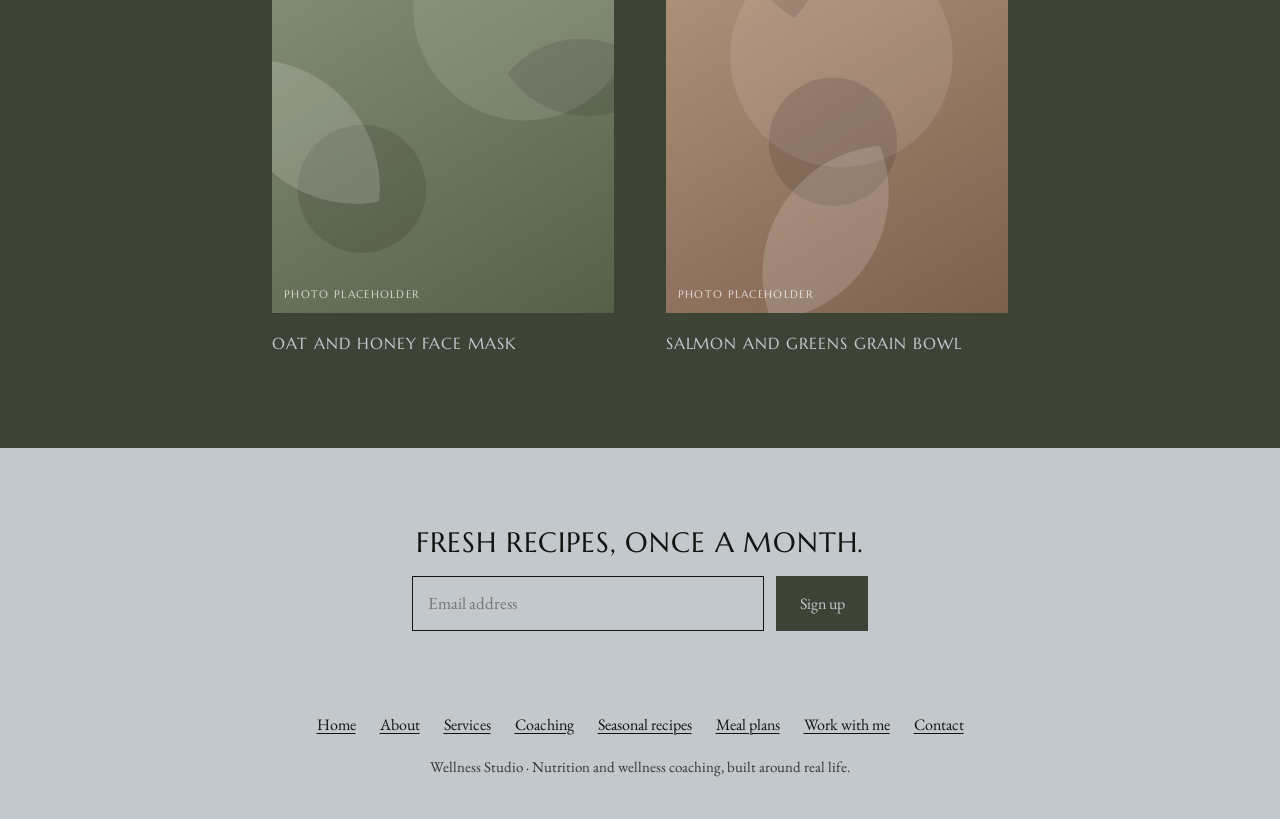
<file: recipes/ginger-lime-fizz.html>
<!doctype html>
<html lang="en">
<head>
<meta charset="utf-8">
<meta name="viewport" content="width=device-width, initial-scale=1">
<title>Ginger lime fizz — Wellness Studio</title>
<meta name="description" content="A homemade alternative to shop-bought soft drinks, with far less sugar and a proper ginger kick.">
<link rel="preconnect" href="https://fonts.googleapis.com">
<link rel="preconnect" href="https://fonts.gstatic.com" crossorigin>
<link rel="stylesheet" href="https://fonts.googleapis.com/css2?family=EB+Garamond:ital,wght@0,400;0,500;1,400&amp;family=Marcellus&amp;display=swap">
<link rel="icon" href="../assets/favicon.svg" type="image/svg+xml">
<link rel="stylesheet" href="../assets/styles.css">
<script>document.documentElement.className = "js";</script>
</head>
<body>
<a class="skip" href="#main">Skip to content</a>
<header class="site-header on-mist">
  <div class="hdr-row">
    <div class="social"><a href="#" data-placeholder="social" aria-label="Instagram (add your link)"><svg viewBox="0 0 24 24" aria-hidden="true"><rect x="3.5" y="3.5" width="17" height="17" rx="4.5" fill="none" stroke="currentColor" stroke-width="1.6"/><circle cx="12" cy="12" r="4" fill="none" stroke="currentColor" stroke-width="1.6"/><circle cx="17" cy="7" r="1.1"/></svg></a><a href="#" data-placeholder="social" aria-label="Facebook (add your link)"><svg viewBox="0 0 24 24" aria-hidden="true"><path d="M13.5 21v-7.5h2.6l.4-3h-3V8.6c0-.9.3-1.5 1.5-1.5h1.6V4.4c-.3 0-1.2-.1-2.3-.1-2.3 0-3.8 1.4-3.8 3.9v2.3H8v3h2.5V21z"/></svg></a><a href="#" data-placeholder="social" aria-label="YouTube (add your link)"><svg viewBox="0 0 24 24" aria-hidden="true"><path fill-rule="evenodd" d="M6 6h12a3.5 3.5 0 0 1 3.5 3.5v5A3.5 3.5 0 0 1 18 18H6a3.5 3.5 0 0 1-3.5-3.5v-5A3.5 3.5 0 0 1 6 6zm4 3.3v5.4l4.8-2.7z"/></svg></a></div>
    <a class="brand" href="../index.html">Wellness Studio</a>
    <div class="hdr-actions"><a class="btn btn-sm" href="../work-with-me.html">Work with me</a></div>
    <button class="menu-toggle" type="button" aria-expanded="false" aria-controls="site-nav">Menu</button>
  </div>
  <nav class="site-nav" id="site-nav" aria-label="Main"><ul><li><a href="../about.html">About</a></li><li><a href="../services.html">Services</a></li><li><a href="../coaching.html">Coaching</a></li><li class="has-menu"><a href="../seasonal-recipes.html">Recipes</a><ul><li><a href="../seasonal-recipes.html">Seasonal recipes</a></li><li><a href="../meal-plans.html">Meal plans</a></li></ul></li><li><a href="../contact.html">Contact</a></li><li class="nav-cta"><a href="../work-with-me.html">Work with me</a></li></ul></nav>
</header>
<main id="main">

<article>
<section class="section on-mist" id="recipe">
  <div class="inner narrow">
    <p class="recipe-meta"><a href="../seasonal-recipes.html">Recipes</a> · Autumn · Makes 4 glasses · 15 minutes plus cooling</p>
    <h1>Ginger lime fizz</h1>
    <p class="lede">A homemade alternative to shop-bought soft drinks, with far less sugar and a proper ginger kick.</p>
    <div class="ph ph-sage" style="aspect-ratio: 16 / 9" role="img" aria-label="Placeholder image for Ginger lime fizz"><svg viewBox="0 0 100 100" preserveAspectRatio="xMidYMid slice" aria-hidden="true"><circle cx="53" cy="56" r="26" fill="rgba(255,255,255,0.10)"/><circle cx="47" cy="44" r="15" fill="rgba(0,0,0,0.12)"/><path transform="translate(50 73) rotate(236)" d="M0 0C12-16 36-16 48 0 36 16 12 16 0 0Z" fill="rgba(255,255,255,0.16)"/><path transform="translate(50 43) rotate(16)" d="M0 0C9-12 27-12 36 0 27 12 9 12 0 0Z" fill="rgba(0,0,0,0.10)"/></svg><span class="ph-label" aria-hidden="true">Photo placeholder</span></div>
  </div>
</section>
<section class="section tight on-mist recipe-body" id="method">
  <div class="inner narrow grid cols-2 split top">
    <div><h2 style="font-size:1.0625rem; letter-spacing:.08em">Ingredients</h2><ul><li>A thumb-sized piece of fresh ginger, sliced</li><li>2 tablespoons honey or maple syrup</li><li>250 ml water</li><li>Juice of 2 limes</li><li>Sparkling water and ice, to serve</li></ul></div>
    <div><h2 style="font-size:1.0625rem; letter-spacing:.08em">Method</h2><ol><li>Simmer the ginger, honey and water gently for ten minutes, then leave to cool.</li><li>Strain the syrup and stir in the lime juice.</li><li>Pour a little syrup over ice and top up with sparkling water, adjusting to taste.</li></ol></div>
  </div>
</section>
</article>
<section class="section on-olive" id="more">
  <div class="inner narrow">
    <h2 class="center" style="margin-bottom:2rem">More recipes</h2>
    <div class="grid cols-2"><a class="tile" href="../recipes/oat-honey-face-mask.html"><div class="ph ph-sage" style="aspect-ratio: 4 / 5" role="img" aria-label="Placeholder image for Oat and honey face mask"><svg viewBox="0 0 100 100" preserveAspectRatio="xMidYMid slice" aria-hidden="true"><circle cx="69" cy="29" r="26" fill="rgba(255,255,255,0.10)"/><circle cx="31" cy="71" r="15" fill="rgba(0,0,0,0.12)"/><path transform="translate(35 74) rotate(223)" d="M0 0C12-16 36-16 48 0 36 16 12 16 0 0Z" fill="rgba(255,255,255,0.16)"/><path transform="translate(65 44) rotate(3)" d="M0 0C9-12 27-12 36 0 27 12 9 12 0 0Z" fill="rgba(0,0,0,0.10)"/></svg><span class="ph-label" aria-hidden="true">Photo placeholder</span></div><span class="tile-title">Oat and honey face mask</span></a><a class="tile" href="../recipes/salmon-grain-bowl.html"><div class="ph ph-clay" style="aspect-ratio: 4 / 5" role="img" aria-label="Placeholder image for Salmon and greens grain bowl"><svg viewBox="0 0 100 100" preserveAspectRatio="xMidYMid slice" aria-hidden="true"><circle cx="51" cy="40" r="26" fill="rgba(255,255,255,0.10)"/><circle cx="49" cy="60" r="15" fill="rgba(0,0,0,0.12)"/><path transform="translate(60 61) rotate(122)" d="M0 0C12-16 36-16 48 0 36 16 12 16 0 0Z" fill="rgba(255,255,255,0.16)"/><path transform="translate(40 31) rotate(262)" d="M0 0C9-12 27-12 36 0 27 12 9 12 0 0Z" fill="rgba(0,0,0,0.10)"/></svg><span class="ph-label" aria-hidden="true">Photo placeholder</span></div><span class="tile-title">Salmon and greens grain bowl</span></a></div>
  </div>
</section>

</main>
<footer class="site-footer on-mist" id="footer">
  <h2>Fresh recipes, once a month.</h2>
  <form class="signup" data-demo-form="Thanks. This demo sign-up is not connected to a mailing list yet." novalidate>
    <label class="visually-hidden" for="signup-email">Email address</label>
    <input id="signup-email" type="email" name="email" placeholder="Email address" autocomplete="email" required>
    <button class="btn btn-sm" type="submit">Sign up</button>
    <p class="form-note" role="status" style="flex-basis:100%"></p>
  </form>
  <ul class="foot-nav"><li><a href="../index.html">Home</a></li><li><a href="../about.html">About</a></li><li><a href="../services.html">Services</a></li><li><a href="../coaching.html">Coaching</a></li><li><a href="../seasonal-recipes.html">Seasonal recipes</a></li><li><a href="../meal-plans.html">Meal plans</a></li><li><a href="../work-with-me.html">Work with me</a></li><li><a href="../contact.html">Contact</a></li></ul>
  <p class="fine">Wellness Studio · Nutrition and wellness coaching, built around real life.</p>
</footer>
<script src="../assets/site.js" defer></script>
</body>
</html>
</file>
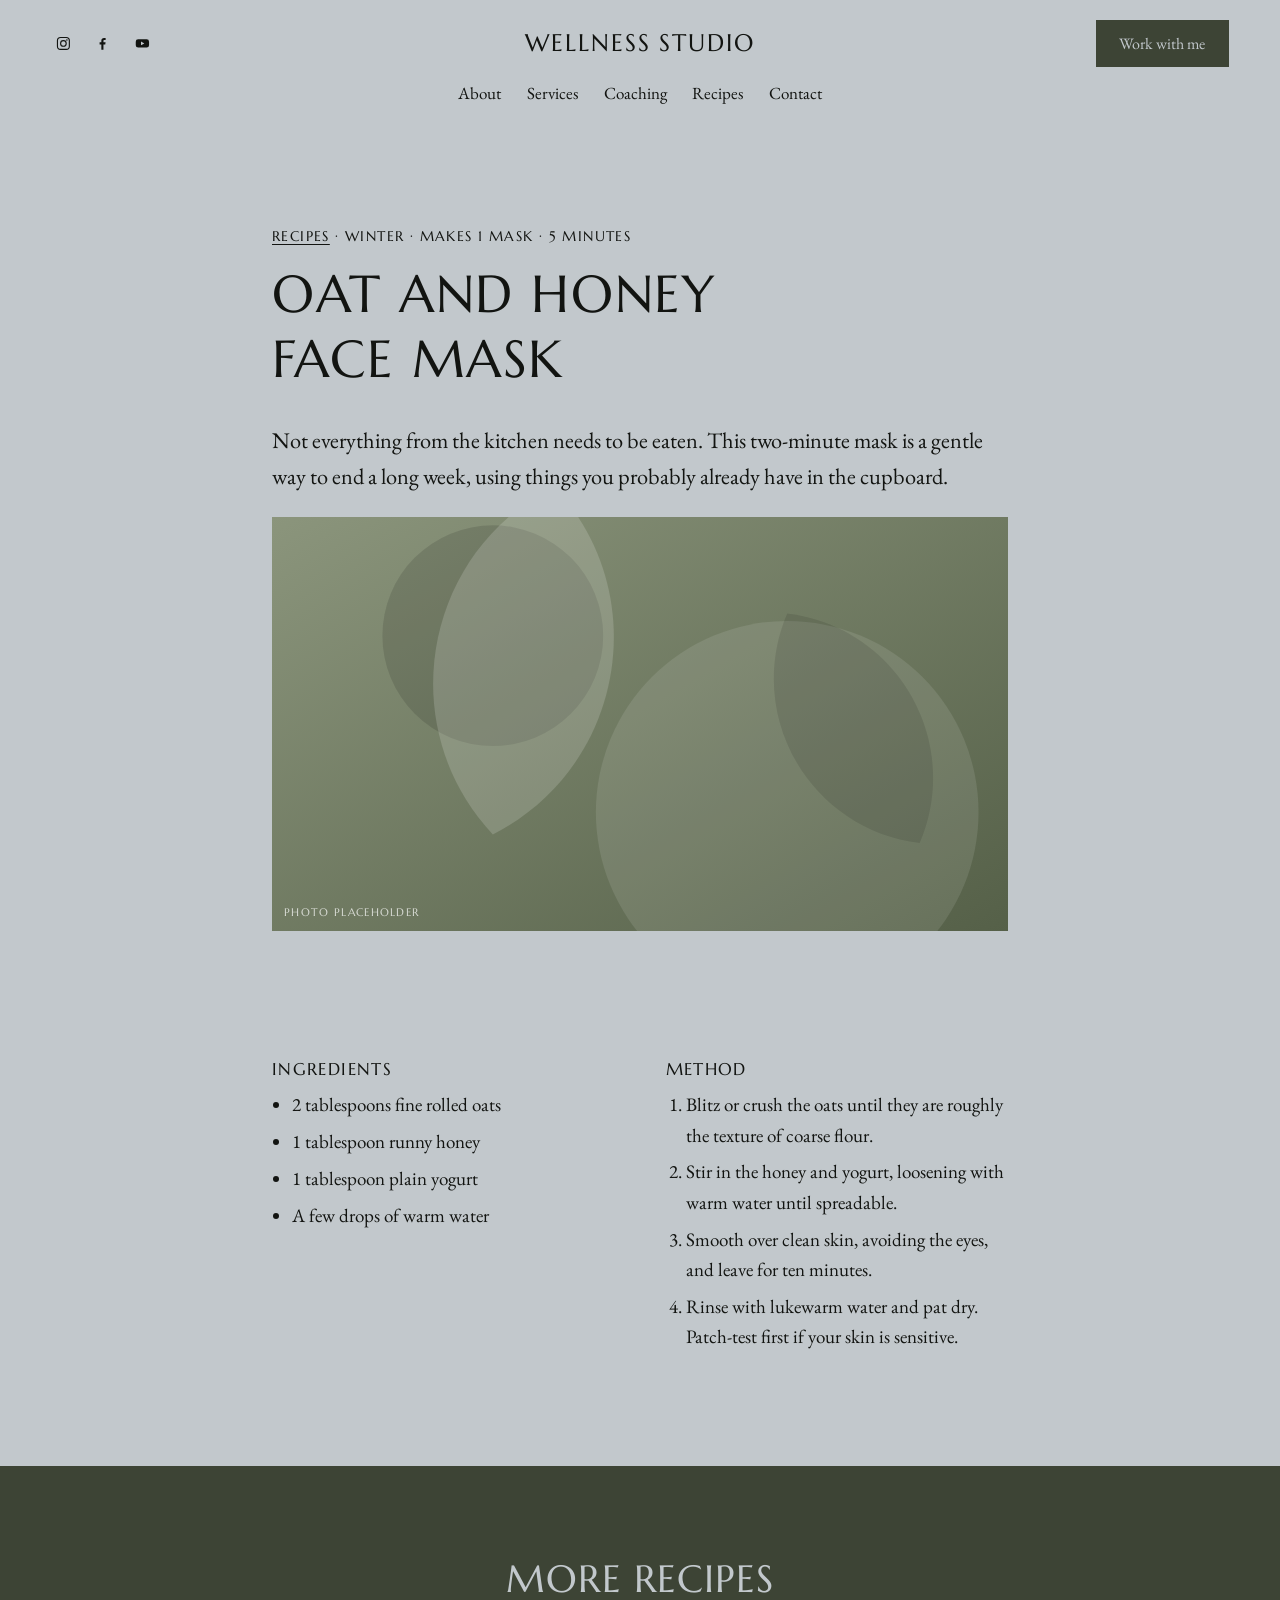
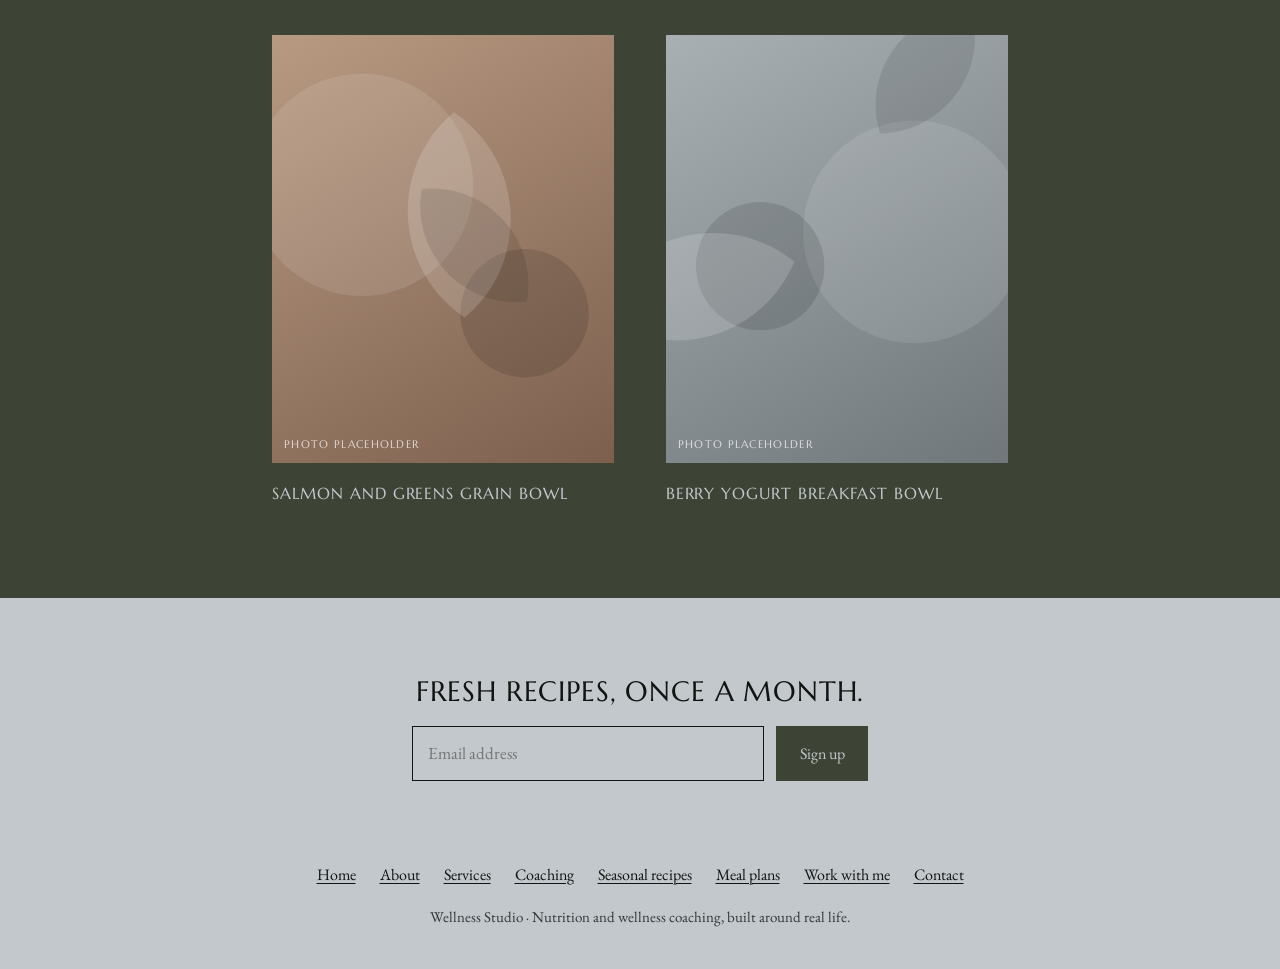
<file: recipes/oat-honey-face-mask.html>
<!doctype html>
<html lang="en">
<head>
<meta charset="utf-8">
<meta name="viewport" content="width=device-width, initial-scale=1">
<title>Oat and honey face mask — Wellness Studio</title>
<meta name="description" content="Not everything from the kitchen needs to be eaten.">
<link rel="preconnect" href="https://fonts.googleapis.com">
<link rel="preconnect" href="https://fonts.gstatic.com" crossorigin>
<link rel="stylesheet" href="https://fonts.googleapis.com/css2?family=EB+Garamond:ital,wght@0,400;0,500;1,400&amp;family=Marcellus&amp;display=swap">
<link rel="icon" href="../assets/favicon.svg" type="image/svg+xml">
<link rel="stylesheet" href="../assets/styles.css">
<script>document.documentElement.className = "js";</script>
</head>
<body>
<a class="skip" href="#main">Skip to content</a>
<header class="site-header on-mist">
  <div class="hdr-row">
    <div class="social"><a href="#" data-placeholder="social" aria-label="Instagram (add your link)"><svg viewBox="0 0 24 24" aria-hidden="true"><rect x="3.5" y="3.5" width="17" height="17" rx="4.5" fill="none" stroke="currentColor" stroke-width="1.6"/><circle cx="12" cy="12" r="4" fill="none" stroke="currentColor" stroke-width="1.6"/><circle cx="17" cy="7" r="1.1"/></svg></a><a href="#" data-placeholder="social" aria-label="Facebook (add your link)"><svg viewBox="0 0 24 24" aria-hidden="true"><path d="M13.5 21v-7.5h2.6l.4-3h-3V8.6c0-.9.3-1.5 1.5-1.5h1.6V4.4c-.3 0-1.2-.1-2.3-.1-2.3 0-3.8 1.4-3.8 3.9v2.3H8v3h2.5V21z"/></svg></a><a href="#" data-placeholder="social" aria-label="YouTube (add your link)"><svg viewBox="0 0 24 24" aria-hidden="true"><path fill-rule="evenodd" d="M6 6h12a3.5 3.5 0 0 1 3.5 3.5v5A3.5 3.5 0 0 1 18 18H6a3.5 3.5 0 0 1-3.5-3.5v-5A3.5 3.5 0 0 1 6 6zm4 3.3v5.4l4.8-2.7z"/></svg></a></div>
    <a class="brand" href="../index.html">Wellness Studio</a>
    <div class="hdr-actions"><a class="btn btn-sm" href="../work-with-me.html">Work with me</a></div>
    <button class="menu-toggle" type="button" aria-expanded="false" aria-controls="site-nav">Menu</button>
  </div>
  <nav class="site-nav" id="site-nav" aria-label="Main"><ul><li><a href="../about.html">About</a></li><li><a href="../services.html">Services</a></li><li><a href="../coaching.html">Coaching</a></li><li class="has-menu"><a href="../seasonal-recipes.html">Recipes</a><ul><li><a href="../seasonal-recipes.html">Seasonal recipes</a></li><li><a href="../meal-plans.html">Meal plans</a></li></ul></li><li><a href="../contact.html">Contact</a></li><li class="nav-cta"><a href="../work-with-me.html">Work with me</a></li></ul></nav>
</header>
<main id="main">

<article>
<section class="section on-mist" id="recipe">
  <div class="inner narrow">
    <p class="recipe-meta"><a href="../seasonal-recipes.html">Recipes</a> · Winter · Makes 1 mask · 5 minutes</p>
    <h1>Oat and honey face mask</h1>
    <p class="lede">Not everything from the kitchen needs to be eaten. This two-minute mask is a gentle way to end a long week, using things you probably already have in the cupboard.</p>
    <div class="ph ph-sage" style="aspect-ratio: 16 / 9" role="img" aria-label="Placeholder image for Oat and honey face mask"><svg viewBox="0 0 100 100" preserveAspectRatio="xMidYMid slice" aria-hidden="true"><circle cx="70" cy="62" r="26" fill="rgba(255,255,255,0.10)"/><circle cx="30" cy="38" r="15" fill="rgba(0,0,0,0.12)"/><path transform="translate(30 65) rotate(280)" d="M0 0C12-16 36-16 48 0 36 16 12 16 0 0Z" fill="rgba(255,255,255,0.16)"/><path transform="translate(70 35) rotate(60)" d="M0 0C9-12 27-12 36 0 27 12 9 12 0 0Z" fill="rgba(0,0,0,0.10)"/></svg><span class="ph-label" aria-hidden="true">Photo placeholder</span></div>
  </div>
</section>
<section class="section tight on-mist recipe-body" id="method">
  <div class="inner narrow grid cols-2 split top">
    <div><h2 style="font-size:1.0625rem; letter-spacing:.08em">Ingredients</h2><ul><li>2 tablespoons fine rolled oats</li><li>1 tablespoon runny honey</li><li>1 tablespoon plain yogurt</li><li>A few drops of warm water</li></ul></div>
    <div><h2 style="font-size:1.0625rem; letter-spacing:.08em">Method</h2><ol><li>Blitz or crush the oats until they are roughly the texture of coarse flour.</li><li>Stir in the honey and yogurt, loosening with warm water until spreadable.</li><li>Smooth over clean skin, avoiding the eyes, and leave for ten minutes.</li><li>Rinse with lukewarm water and pat dry. Patch-test first if your skin is sensitive.</li></ol></div>
  </div>
</section>
</article>
<section class="section on-olive" id="more">
  <div class="inner narrow">
    <h2 class="center" style="margin-bottom:2rem">More recipes</h2>
    <div class="grid cols-2"><a class="tile" href="../recipes/salmon-grain-bowl.html"><div class="ph ph-clay" style="aspect-ratio: 4 / 5" role="img" aria-label="Placeholder image for Salmon and greens grain bowl"><svg viewBox="0 0 100 100" preserveAspectRatio="xMidYMid slice" aria-hidden="true"><circle cx="31" cy="35" r="26" fill="rgba(255,255,255,0.10)"/><circle cx="69" cy="65" r="15" fill="rgba(0,0,0,0.12)"/><path transform="translate(55 66) rotate(267)" d="M0 0C12-16 36-16 48 0 36 16 12 16 0 0Z" fill="rgba(255,255,255,0.16)"/><path transform="translate(45 36) rotate(47)" d="M0 0C9-12 27-12 36 0 27 12 9 12 0 0Z" fill="rgba(0,0,0,0.10)"/></svg><span class="ph-label" aria-hidden="true">Photo placeholder</span></div><span class="tile-title">Salmon and greens grain bowl</span></a><a class="tile" href="../recipes/berry-yogurt-bowl.html"><div class="ph ph-stone" style="aspect-ratio: 4 / 5" role="img" aria-label="Placeholder image for Berry yogurt breakfast bowl"><svg viewBox="0 0 100 100" preserveAspectRatio="xMidYMid slice" aria-hidden="true"><circle cx="68" cy="46" r="26" fill="rgba(255,255,255,0.10)"/><circle cx="32" cy="54" r="15" fill="rgba(0,0,0,0.12)"/><path transform="translate(40 53) rotate(166)" d="M0 0C12-16 36-16 48 0 36 16 12 16 0 0Z" fill="rgba(255,255,255,0.16)"/><path transform="translate(60 23) rotate(306)" d="M0 0C9-12 27-12 36 0 27 12 9 12 0 0Z" fill="rgba(0,0,0,0.10)"/></svg><span class="ph-label" aria-hidden="true">Photo placeholder</span></div><span class="tile-title">Berry yogurt breakfast bowl</span></a></div>
  </div>
</section>

</main>
<footer class="site-footer on-mist" id="footer">
  <h2>Fresh recipes, once a month.</h2>
  <form class="signup" data-demo-form="Thanks. This demo sign-up is not connected to a mailing list yet." novalidate>
    <label class="visually-hidden" for="signup-email">Email address</label>
    <input id="signup-email" type="email" name="email" placeholder="Email address" autocomplete="email" required>
    <button class="btn btn-sm" type="submit">Sign up</button>
    <p class="form-note" role="status" style="flex-basis:100%"></p>
  </form>
  <ul class="foot-nav"><li><a href="../index.html">Home</a></li><li><a href="../about.html">About</a></li><li><a href="../services.html">Services</a></li><li><a href="../coaching.html">Coaching</a></li><li><a href="../seasonal-recipes.html">Seasonal recipes</a></li><li><a href="../meal-plans.html">Meal plans</a></li><li><a href="../work-with-me.html">Work with me</a></li><li><a href="../contact.html">Contact</a></li></ul>
  <p class="fine">Wellness Studio · Nutrition and wellness coaching, built around real life.</p>
</footer>
<script src="../assets/site.js" defer></script>
</body>
</html>
</file>
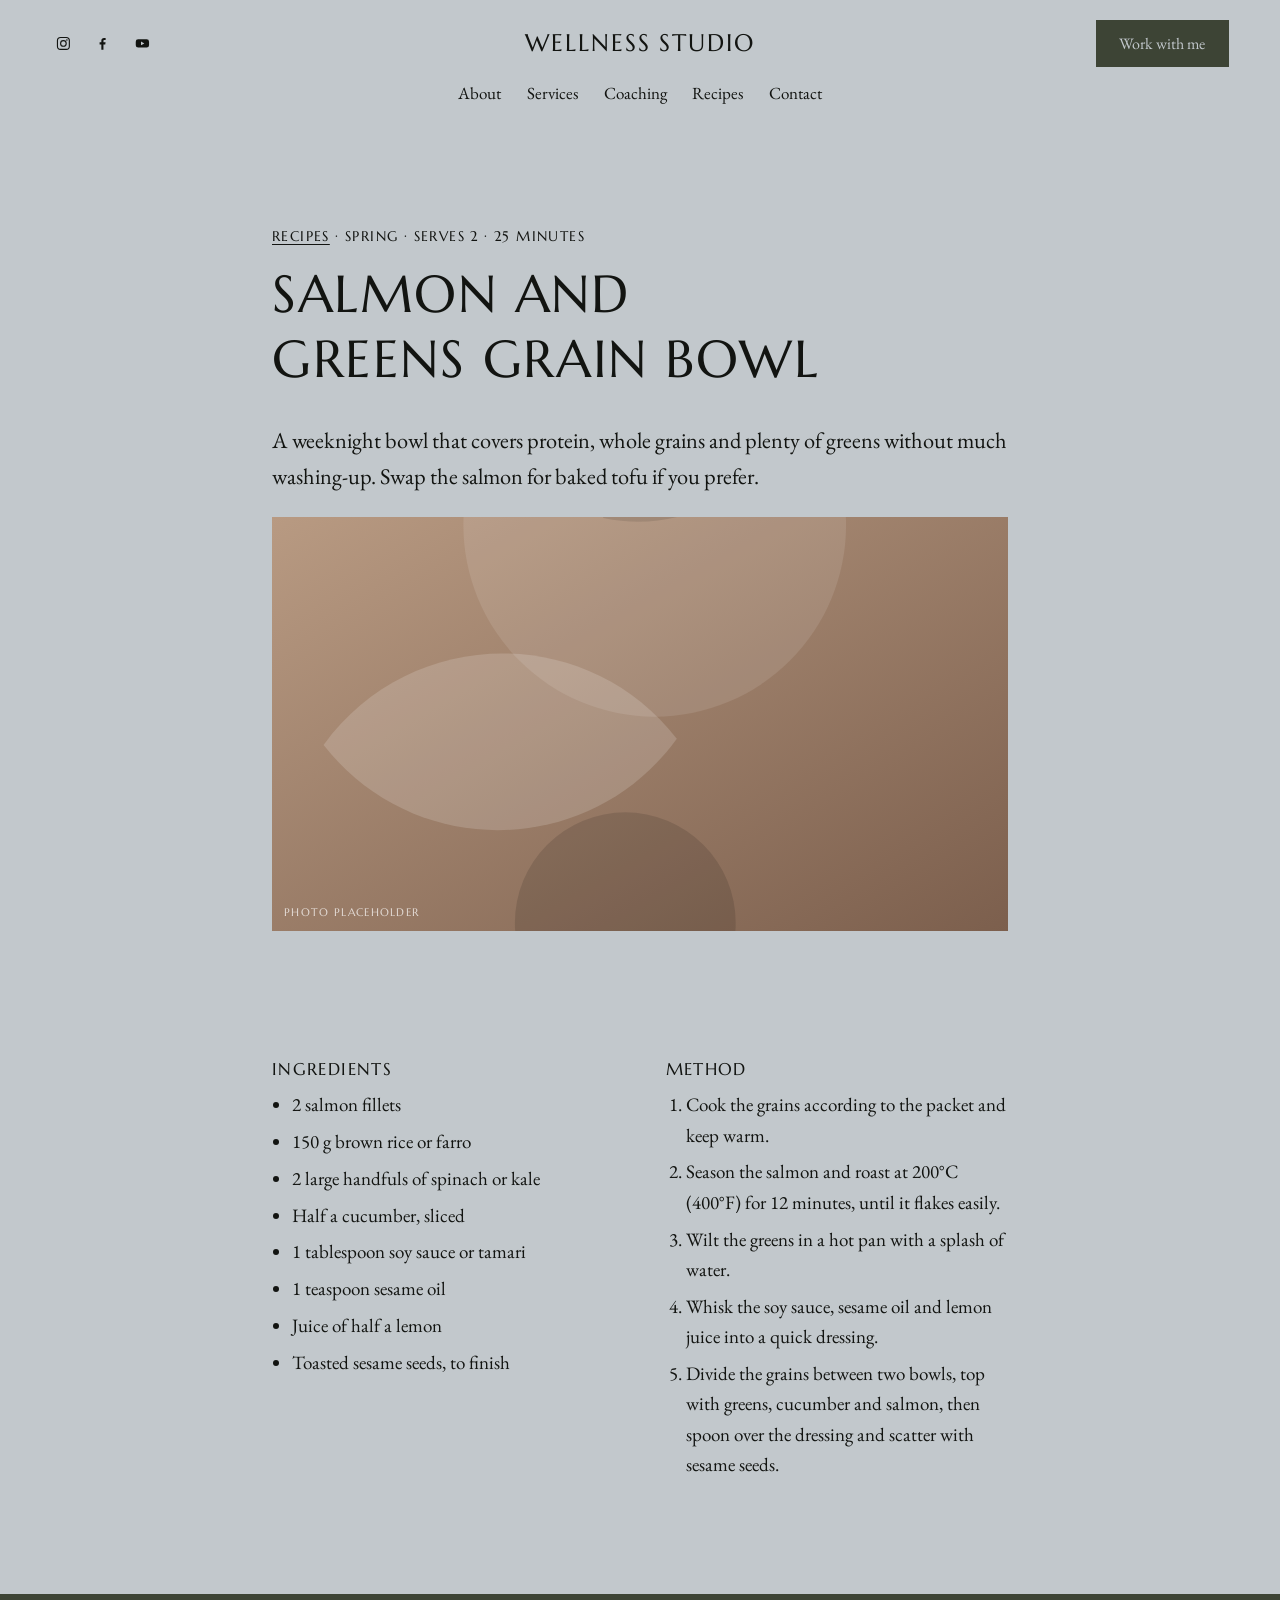
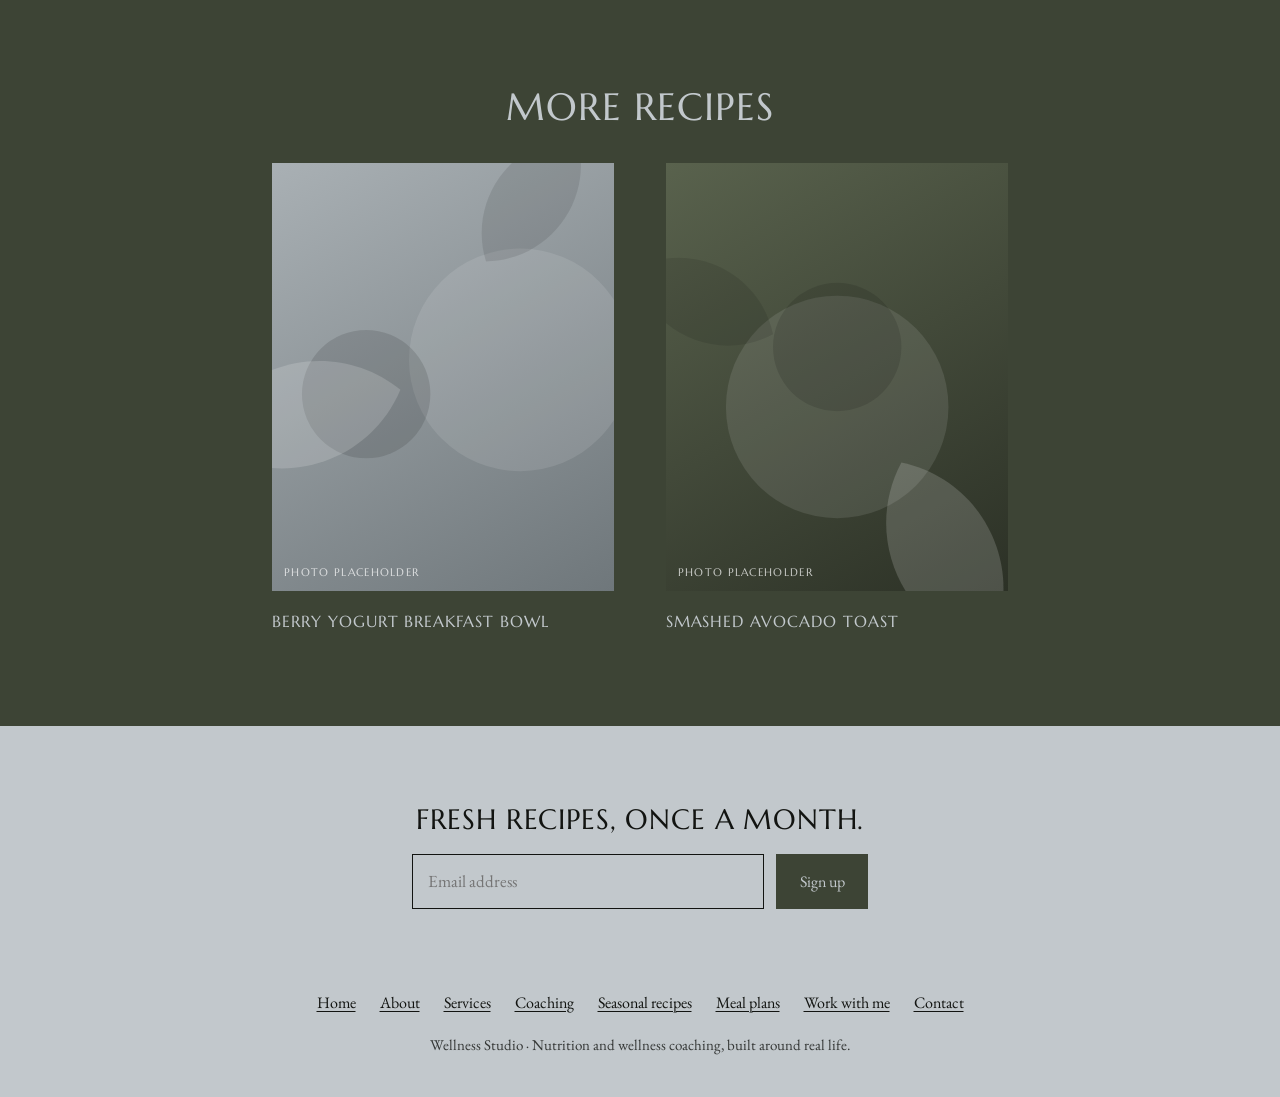
<file: recipes/salmon-grain-bowl.html>
<!doctype html>
<html lang="en">
<head>
<meta charset="utf-8">
<meta name="viewport" content="width=device-width, initial-scale=1">
<title>Salmon and greens grain bowl — Wellness Studio</title>
<meta name="description" content="A weeknight bowl that covers protein, whole grains and plenty of greens without much washing-up.">
<link rel="preconnect" href="https://fonts.googleapis.com">
<link rel="preconnect" href="https://fonts.gstatic.com" crossorigin>
<link rel="stylesheet" href="https://fonts.googleapis.com/css2?family=EB+Garamond:ital,wght@0,400;0,500;1,400&amp;family=Marcellus&amp;display=swap">
<link rel="icon" href="../assets/favicon.svg" type="image/svg+xml">
<link rel="stylesheet" href="../assets/styles.css">
<script>document.documentElement.className = "js";</script>
</head>
<body>
<a class="skip" href="#main">Skip to content</a>
<header class="site-header on-mist">
  <div class="hdr-row">
    <div class="social"><a href="#" data-placeholder="social" aria-label="Instagram (add your link)"><svg viewBox="0 0 24 24" aria-hidden="true"><rect x="3.5" y="3.5" width="17" height="17" rx="4.5" fill="none" stroke="currentColor" stroke-width="1.6"/><circle cx="12" cy="12" r="4" fill="none" stroke="currentColor" stroke-width="1.6"/><circle cx="17" cy="7" r="1.1"/></svg></a><a href="#" data-placeholder="social" aria-label="Facebook (add your link)"><svg viewBox="0 0 24 24" aria-hidden="true"><path d="M13.5 21v-7.5h2.6l.4-3h-3V8.6c0-.9.3-1.5 1.5-1.5h1.6V4.4c-.3 0-1.2-.1-2.3-.1-2.3 0-3.8 1.4-3.8 3.9v2.3H8v3h2.5V21z"/></svg></a><a href="#" data-placeholder="social" aria-label="YouTube (add your link)"><svg viewBox="0 0 24 24" aria-hidden="true"><path fill-rule="evenodd" d="M6 6h12a3.5 3.5 0 0 1 3.5 3.5v5A3.5 3.5 0 0 1 18 18H6a3.5 3.5 0 0 1-3.5-3.5v-5A3.5 3.5 0 0 1 6 6zm4 3.3v5.4l4.8-2.7z"/></svg></a></div>
    <a class="brand" href="../index.html">Wellness Studio</a>
    <div class="hdr-actions"><a class="btn btn-sm" href="../work-with-me.html">Work with me</a></div>
    <button class="menu-toggle" type="button" aria-expanded="false" aria-controls="site-nav">Menu</button>
  </div>
  <nav class="site-nav" id="site-nav" aria-label="Main"><ul><li><a href="../about.html">About</a></li><li><a href="../services.html">Services</a></li><li><a href="../coaching.html">Coaching</a></li><li class="has-menu"><a href="../seasonal-recipes.html">Recipes</a><ul><li><a href="../seasonal-recipes.html">Seasonal recipes</a></li><li><a href="../meal-plans.html">Meal plans</a></li></ul></li><li><a href="../contact.html">Contact</a></li><li class="nav-cta"><a href="../work-with-me.html">Work with me</a></li></ul></nav>
</header>
<main id="main">

<article>
<section class="section on-mist" id="recipe">
  <div class="inner narrow">
    <p class="recipe-meta"><a href="../seasonal-recipes.html">Recipes</a> · Spring · Serves 2 · 25 minutes</p>
    <h1>Salmon and greens grain bowl</h1>
    <p class="lede">A weeknight bowl that covers protein, whole grains and plenty of greens without much washing-up. Swap the salmon for baked tofu if you prefer.</p>
    <div class="ph ph-clay" style="aspect-ratio: 16 / 9" role="img" aria-label="Placeholder image for Salmon and greens grain bowl"><svg viewBox="0 0 100 100" preserveAspectRatio="xMidYMid slice" aria-hidden="true"><circle cx="52" cy="23" r="26" fill="rgba(255,255,255,0.10)"/><circle cx="48" cy="77" r="15" fill="rgba(0,0,0,0.12)"/><path transform="translate(55 52) rotate(179)" d="M0 0C12-16 36-16 48 0 36 16 12 16 0 0Z" fill="rgba(255,255,255,0.16)"/><path transform="translate(45 22) rotate(319)" d="M0 0C9-12 27-12 36 0 27 12 9 12 0 0Z" fill="rgba(0,0,0,0.10)"/></svg><span class="ph-label" aria-hidden="true">Photo placeholder</span></div>
  </div>
</section>
<section class="section tight on-mist recipe-body" id="method">
  <div class="inner narrow grid cols-2 split top">
    <div><h2 style="font-size:1.0625rem; letter-spacing:.08em">Ingredients</h2><ul><li>2 salmon fillets</li><li>150 g brown rice or farro</li><li>2 large handfuls of spinach or kale</li><li>Half a cucumber, sliced</li><li>1 tablespoon soy sauce or tamari</li><li>1 teaspoon sesame oil</li><li>Juice of half a lemon</li><li>Toasted sesame seeds, to finish</li></ul></div>
    <div><h2 style="font-size:1.0625rem; letter-spacing:.08em">Method</h2><ol><li>Cook the grains according to the packet and keep warm.</li><li>Season the salmon and roast at 200°C (400°F) for 12 minutes, until it flakes easily.</li><li>Wilt the greens in a hot pan with a splash of water.</li><li>Whisk the soy sauce, sesame oil and lemon juice into a quick dressing.</li><li>Divide the grains between two bowls, top with greens, cucumber and salmon, then spoon over the dressing and scatter with sesame seeds.</li></ol></div>
  </div>
</section>
</article>
<section class="section on-olive" id="more">
  <div class="inner narrow">
    <h2 class="center" style="margin-bottom:2rem">More recipes</h2>
    <div class="grid cols-2"><a class="tile" href="../recipes/berry-yogurt-bowl.html"><div class="ph ph-stone" style="aspect-ratio: 4 / 5" role="img" aria-label="Placeholder image for Berry yogurt breakfast bowl"><svg viewBox="0 0 100 100" preserveAspectRatio="xMidYMid slice" aria-hidden="true"><circle cx="68" cy="46" r="26" fill="rgba(255,255,255,0.10)"/><circle cx="32" cy="54" r="15" fill="rgba(0,0,0,0.12)"/><path transform="translate(40 53) rotate(166)" d="M0 0C12-16 36-16 48 0 36 16 12 16 0 0Z" fill="rgba(255,255,255,0.16)"/><path transform="translate(60 23) rotate(306)" d="M0 0C9-12 27-12 36 0 27 12 9 12 0 0Z" fill="rgba(0,0,0,0.10)"/></svg><span class="ph-label" aria-hidden="true">Photo placeholder</span></div><span class="tile-title">Berry yogurt breakfast bowl</span></a><a class="tile" href="../recipes/smashed-avocado-toast.html"><div class="ph ph-moss" style="aspect-ratio: 4 / 5" role="img" aria-label="Placeholder image for Smashed avocado toast"><svg viewBox="0 0 100 100" preserveAspectRatio="xMidYMid slice" aria-hidden="true"><circle cx="50" cy="57" r="26" fill="rgba(255,255,255,0.10)"/><circle cx="50" cy="43" r="15" fill="rgba(0,0,0,0.12)"/><path transform="translate(65 70) rotate(65)" d="M0 0C12-16 36-16 48 0 36 16 12 16 0 0Z" fill="rgba(255,255,255,0.16)"/><path transform="translate(35 40) rotate(205)" d="M0 0C9-12 27-12 36 0 27 12 9 12 0 0Z" fill="rgba(0,0,0,0.10)"/></svg><span class="ph-label" aria-hidden="true">Photo placeholder</span></div><span class="tile-title">Smashed avocado toast</span></a></div>
  </div>
</section>

</main>
<footer class="site-footer on-mist" id="footer">
  <h2>Fresh recipes, once a month.</h2>
  <form class="signup" data-demo-form="Thanks. This demo sign-up is not connected to a mailing list yet." novalidate>
    <label class="visually-hidden" for="signup-email">Email address</label>
    <input id="signup-email" type="email" name="email" placeholder="Email address" autocomplete="email" required>
    <button class="btn btn-sm" type="submit">Sign up</button>
    <p class="form-note" role="status" style="flex-basis:100%"></p>
  </form>
  <ul class="foot-nav"><li><a href="../index.html">Home</a></li><li><a href="../about.html">About</a></li><li><a href="../services.html">Services</a></li><li><a href="../coaching.html">Coaching</a></li><li><a href="../seasonal-recipes.html">Seasonal recipes</a></li><li><a href="../meal-plans.html">Meal plans</a></li><li><a href="../work-with-me.html">Work with me</a></li><li><a href="../contact.html">Contact</a></li></ul>
  <p class="fine">Wellness Studio · Nutrition and wellness coaching, built around real life.</p>
</footer>
<script src="../assets/site.js" defer></script>
</body>
</html>
</file>
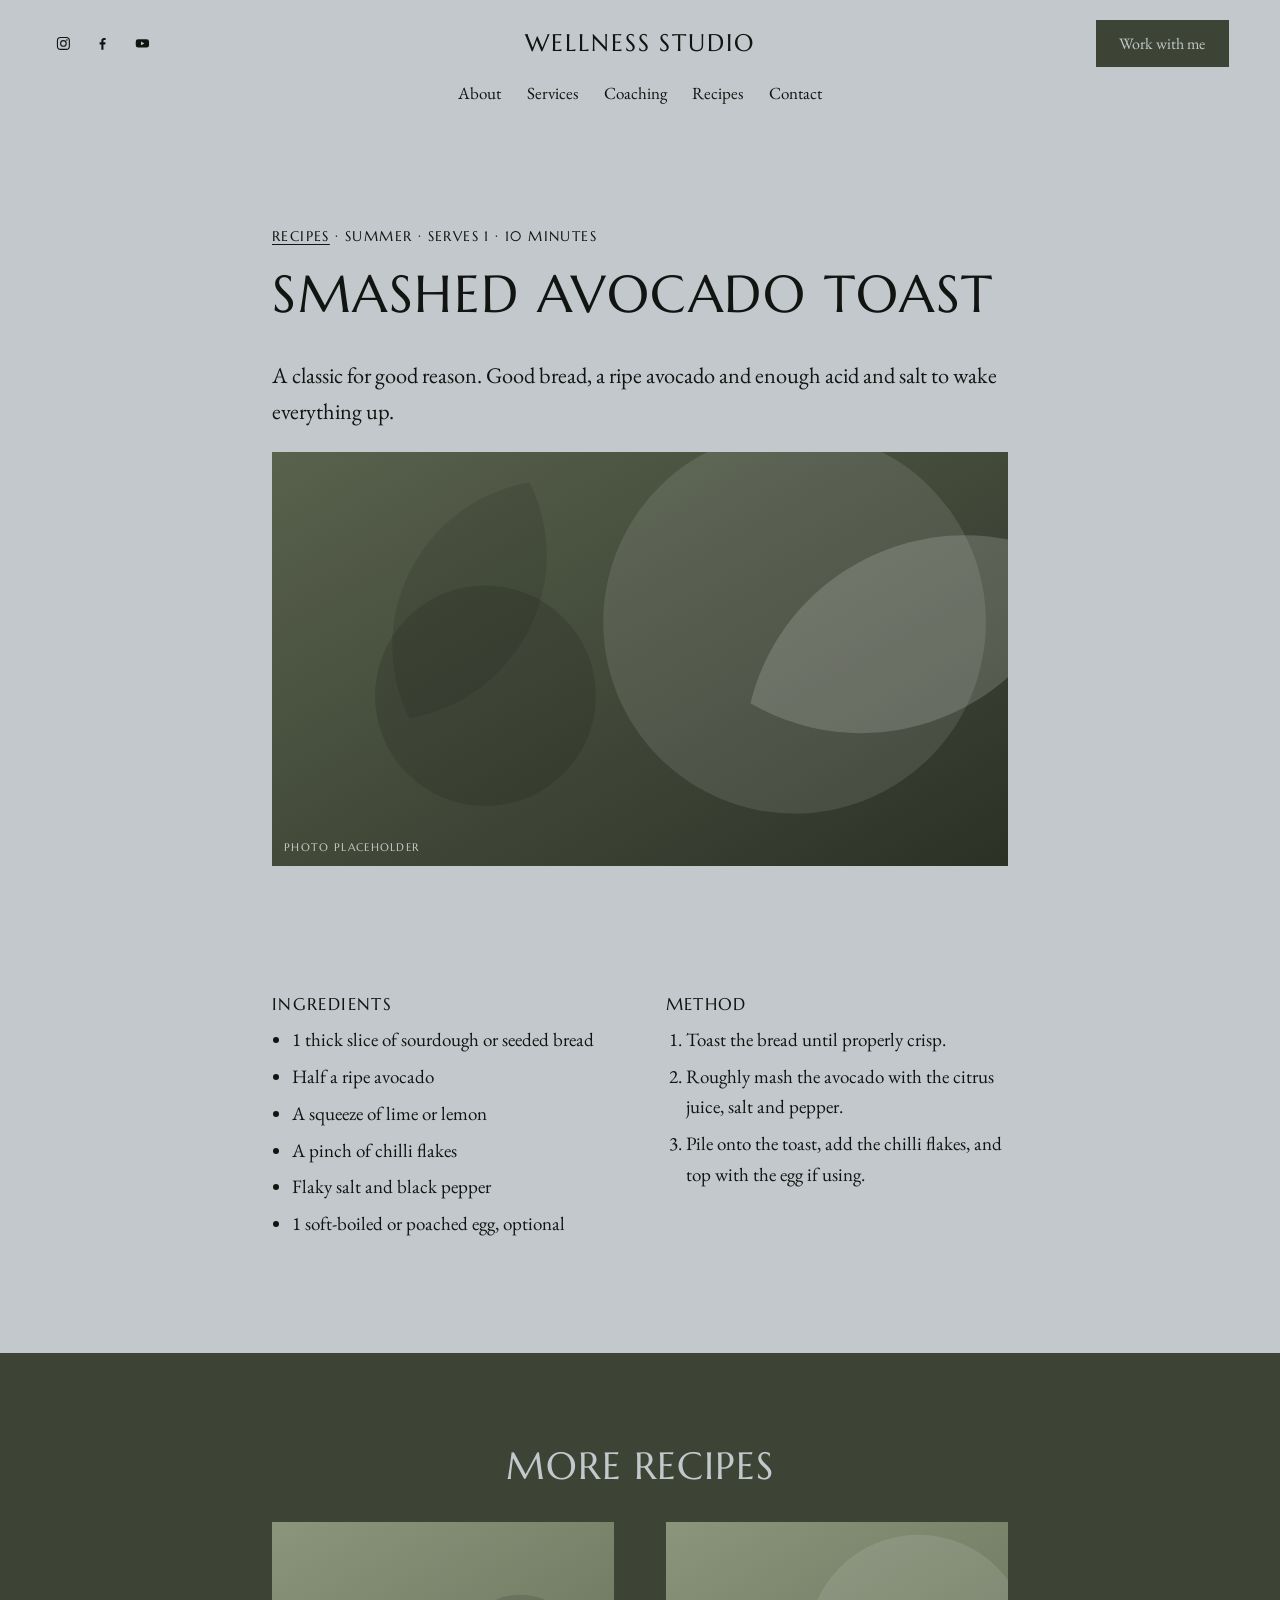
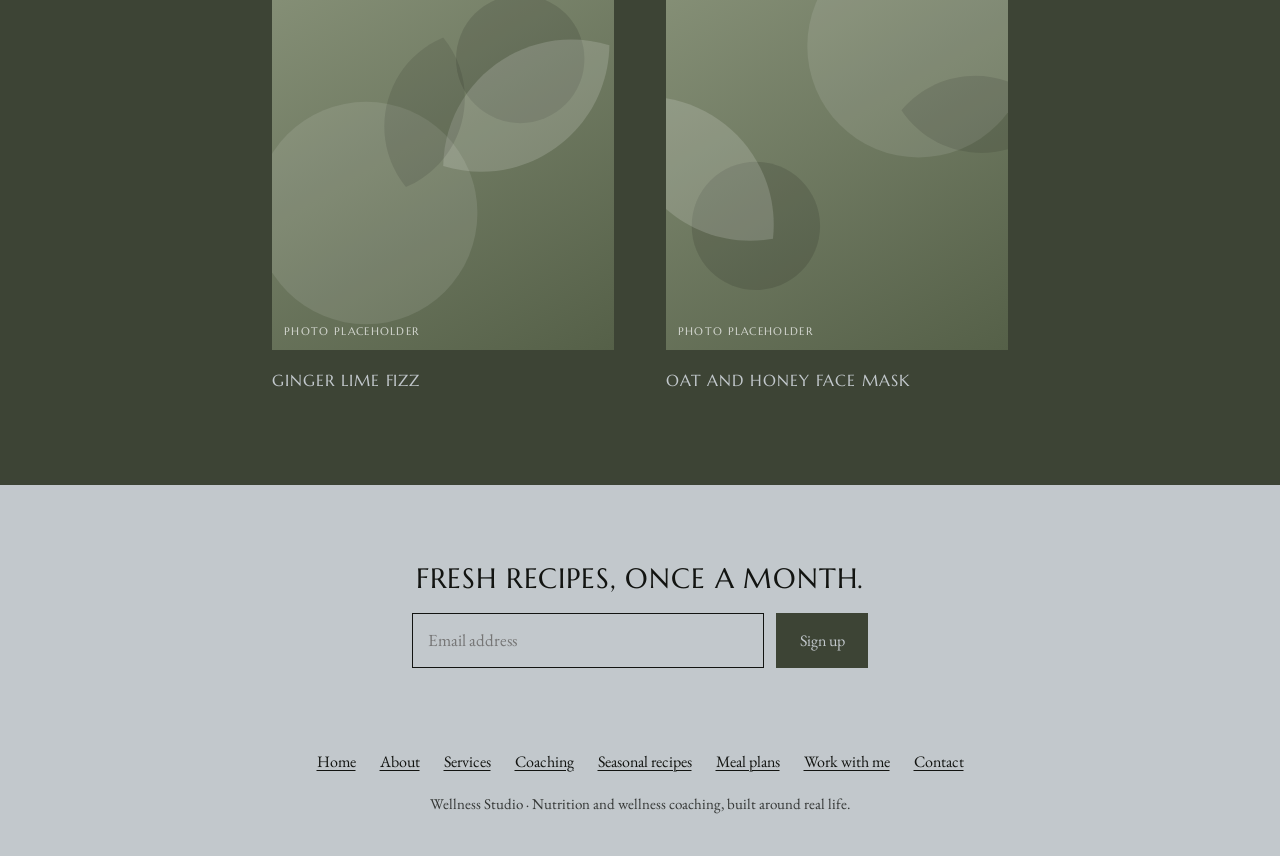
<file: recipes/smashed-avocado-toast.html>
<!doctype html>
<html lang="en">
<head>
<meta charset="utf-8">
<meta name="viewport" content="width=device-width, initial-scale=1">
<title>Smashed avocado toast — Wellness Studio</title>
<meta name="description" content="A classic for good reason.">
<link rel="preconnect" href="https://fonts.googleapis.com">
<link rel="preconnect" href="https://fonts.gstatic.com" crossorigin>
<link rel="stylesheet" href="https://fonts.googleapis.com/css2?family=EB+Garamond:ital,wght@0,400;0,500;1,400&amp;family=Marcellus&amp;display=swap">
<link rel="icon" href="../assets/favicon.svg" type="image/svg+xml">
<link rel="stylesheet" href="../assets/styles.css">
<script>document.documentElement.className = "js";</script>
</head>
<body>
<a class="skip" href="#main">Skip to content</a>
<header class="site-header on-mist">
  <div class="hdr-row">
    <div class="social"><a href="#" data-placeholder="social" aria-label="Instagram (add your link)"><svg viewBox="0 0 24 24" aria-hidden="true"><rect x="3.5" y="3.5" width="17" height="17" rx="4.5" fill="none" stroke="currentColor" stroke-width="1.6"/><circle cx="12" cy="12" r="4" fill="none" stroke="currentColor" stroke-width="1.6"/><circle cx="17" cy="7" r="1.1"/></svg></a><a href="#" data-placeholder="social" aria-label="Facebook (add your link)"><svg viewBox="0 0 24 24" aria-hidden="true"><path d="M13.5 21v-7.5h2.6l.4-3h-3V8.6c0-.9.3-1.5 1.5-1.5h1.6V4.4c-.3 0-1.2-.1-2.3-.1-2.3 0-3.8 1.4-3.8 3.9v2.3H8v3h2.5V21z"/></svg></a><a href="#" data-placeholder="social" aria-label="YouTube (add your link)"><svg viewBox="0 0 24 24" aria-hidden="true"><path fill-rule="evenodd" d="M6 6h12a3.5 3.5 0 0 1 3.5 3.5v5A3.5 3.5 0 0 1 18 18H6a3.5 3.5 0 0 1-3.5-3.5v-5A3.5 3.5 0 0 1 6 6zm4 3.3v5.4l4.8-2.7z"/></svg></a></div>
    <a class="brand" href="../index.html">Wellness Studio</a>
    <div class="hdr-actions"><a class="btn btn-sm" href="../work-with-me.html">Work with me</a></div>
    <button class="menu-toggle" type="button" aria-expanded="false" aria-controls="site-nav">Menu</button>
  </div>
  <nav class="site-nav" id="site-nav" aria-label="Main"><ul><li><a href="../about.html">About</a></li><li><a href="../services.html">Services</a></li><li><a href="../coaching.html">Coaching</a></li><li class="has-menu"><a href="../seasonal-recipes.html">Recipes</a><ul><li><a href="../seasonal-recipes.html">Seasonal recipes</a></li><li><a href="../meal-plans.html">Meal plans</a></li></ul></li><li><a href="../contact.html">Contact</a></li><li class="nav-cta"><a href="../work-with-me.html">Work with me</a></li></ul></nav>
</header>
<main id="main">

<article>
<section class="section on-mist" id="recipe">
  <div class="inner narrow">
    <p class="recipe-meta"><a href="../seasonal-recipes.html">Recipes</a> · Summer · Serves 1 · 10 minutes</p>
    <h1>Smashed avocado toast</h1>
    <p class="lede">A classic for good reason. Good bread, a ripe avocado and enough acid and salt to wake everything up.</p>
    <div class="ph ph-moss" style="aspect-ratio: 16 / 9" role="img" aria-label="Placeholder image for Smashed avocado toast"><svg viewBox="0 0 100 100" preserveAspectRatio="xMidYMid slice" aria-hidden="true"><circle cx="71" cy="45" r="26" fill="rgba(255,255,255,0.10)"/><circle cx="29" cy="55" r="15" fill="rgba(0,0,0,0.12)"/><path transform="translate(65 56) rotate(337)" d="M0 0C12-16 36-16 48 0 36 16 12 16 0 0Z" fill="rgba(255,255,255,0.16)"/><path transform="translate(35 26) rotate(117)" d="M0 0C9-12 27-12 36 0 27 12 9 12 0 0Z" fill="rgba(0,0,0,0.10)"/></svg><span class="ph-label" aria-hidden="true">Photo placeholder</span></div>
  </div>
</section>
<section class="section tight on-mist recipe-body" id="method">
  <div class="inner narrow grid cols-2 split top">
    <div><h2 style="font-size:1.0625rem; letter-spacing:.08em">Ingredients</h2><ul><li>1 thick slice of sourdough or seeded bread</li><li>Half a ripe avocado</li><li>A squeeze of lime or lemon</li><li>A pinch of chilli flakes</li><li>Flaky salt and black pepper</li><li>1 soft-boiled or poached egg, optional</li></ul></div>
    <div><h2 style="font-size:1.0625rem; letter-spacing:.08em">Method</h2><ol><li>Toast the bread until properly crisp.</li><li>Roughly mash the avocado with the citrus juice, salt and pepper.</li><li>Pile onto the toast, add the chilli flakes, and top with the egg if using.</li></ol></div>
  </div>
</section>
</article>
<section class="section on-olive" id="more">
  <div class="inner narrow">
    <h2 class="center" style="margin-bottom:2rem">More recipes</h2>
    <div class="grid cols-2"><a class="tile" href="../recipes/ginger-lime-fizz.html"><div class="ph ph-sage" style="aspect-ratio: 4 / 5" role="img" aria-label="Placeholder image for Ginger lime fizz"><svg viewBox="0 0 100 100" preserveAspectRatio="xMidYMid slice" aria-hidden="true"><circle cx="32" cy="68" r="26" fill="rgba(255,255,255,0.10)"/><circle cx="68" cy="32" r="15" fill="rgba(0,0,0,0.12)"/><path transform="translate(50 57) rotate(324)" d="M0 0C12-16 36-16 48 0 36 16 12 16 0 0Z" fill="rgba(255,255,255,0.16)"/><path transform="translate(50 27) rotate(104)" d="M0 0C9-12 27-12 36 0 27 12 9 12 0 0Z" fill="rgba(0,0,0,0.10)"/></svg><span class="ph-label" aria-hidden="true">Photo placeholder</span></div><span class="tile-title">Ginger lime fizz</span></a><a class="tile" href="../recipes/oat-honey-face-mask.html"><div class="ph ph-sage" style="aspect-ratio: 4 / 5" role="img" aria-label="Placeholder image for Oat and honey face mask"><svg viewBox="0 0 100 100" preserveAspectRatio="xMidYMid slice" aria-hidden="true"><circle cx="69" cy="29" r="26" fill="rgba(255,255,255,0.10)"/><circle cx="31" cy="71" r="15" fill="rgba(0,0,0,0.12)"/><path transform="translate(35 74) rotate(223)" d="M0 0C12-16 36-16 48 0 36 16 12 16 0 0Z" fill="rgba(255,255,255,0.16)"/><path transform="translate(65 44) rotate(3)" d="M0 0C9-12 27-12 36 0 27 12 9 12 0 0Z" fill="rgba(0,0,0,0.10)"/></svg><span class="ph-label" aria-hidden="true">Photo placeholder</span></div><span class="tile-title">Oat and honey face mask</span></a></div>
  </div>
</section>

</main>
<footer class="site-footer on-mist" id="footer">
  <h2>Fresh recipes, once a month.</h2>
  <form class="signup" data-demo-form="Thanks. This demo sign-up is not connected to a mailing list yet." novalidate>
    <label class="visually-hidden" for="signup-email">Email address</label>
    <input id="signup-email" type="email" name="email" placeholder="Email address" autocomplete="email" required>
    <button class="btn btn-sm" type="submit">Sign up</button>
    <p class="form-note" role="status" style="flex-basis:100%"></p>
  </form>
  <ul class="foot-nav"><li><a href="../index.html">Home</a></li><li><a href="../about.html">About</a></li><li><a href="../services.html">Services</a></li><li><a href="../coaching.html">Coaching</a></li><li><a href="../seasonal-recipes.html">Seasonal recipes</a></li><li><a href="../meal-plans.html">Meal plans</a></li><li><a href="../work-with-me.html">Work with me</a></li><li><a href="../contact.html">Contact</a></li></ul>
  <p class="fine">Wellness Studio · Nutrition and wellness coaching, built around real life.</p>
</footer>
<script src="../assets/site.js" defer></script>
</body>
</html>
</file>
<file: assets/styles.css>
/* Wellness site remake — shared styles
   Palette and type are set once here; change the tokens to rebrand. */

:root {
  --olive: #3d4435;
  --olive-deep: #2f3529;
  --mist: #c2c8cc;
  --mist-soft: #d3d8db;
  --ink: #121411;
  --rule-on-olive: rgba(194, 200, 204, 0.45);
  --rule-on-mist: rgba(18, 20, 17, 0.35);
  --display: "Marcellus", "Cormorant Garamond", Georgia, serif;
  --body: "EB Garamond", Georgia, "Times New Roman", serif;
  --gutter: clamp(1.25rem, 4vw, 3.5rem);
  --max: 76rem;
}

*,
*::before,
*::after { box-sizing: border-box; }

html { -webkit-text-size-adjust: 100%; scroll-behavior: smooth; }

body {
  margin: 0;
  background: var(--mist);
  color: var(--ink);
  font-family: var(--body);
  font-size: 1.1875rem;
  line-height: 1.6;
}

img, svg { display: block; max-width: 100%; }

a { color: inherit; text-underline-offset: 0.2em; text-decoration-thickness: 1px; }
a:hover { text-decoration-thickness: 2px; }

:focus-visible { outline: 2px solid currentColor; outline-offset: 3px; }

h1, h2, h3, h4 {
  font-family: var(--display);
  font-weight: 400;
  text-transform: uppercase;
  letter-spacing: 0.03em;
  line-height: 1.25;
  margin: 0 0 0.6em;
  text-wrap: balance;
}
h1 { font-size: clamp(2rem, 4.6vw, 3.25rem); }
h2 { font-size: clamp(1.6rem, 3.2vw, 2.375rem); }
h3 { font-size: clamp(1.25rem, 2.2vw, 1.75rem); }
h4 { font-size: 1.0625rem; letter-spacing: 0.08em; }

p { margin: 0 0 1em; text-wrap: pretty; }

.eyebrow {
  font-family: var(--display);
  text-transform: uppercase;
  letter-spacing: 0.12em;
  font-size: 0.9375rem;
  margin: 0 0 1rem;
}

.skip {
  position: absolute; left: -999px; top: 0;
  background: var(--ink); color: var(--mist); padding: 0.75rem 1rem; z-index: 20;
}
.skip:focus { left: 0; }

/* ---------- Themes ---------- */
.on-olive { background: var(--olive); color: var(--mist); }
.on-mist { background: var(--mist); color: var(--ink); }

/* ---------- Header ---------- */
.site-header { padding: 1.25rem var(--gutter) 1.5rem; }
.hdr-row {
  max-width: var(--max); margin: 0 auto;
  display: grid; grid-template-columns: 1fr auto 1fr; align-items: center; gap: 1rem;
}
.social { display: flex; gap: 0.9rem; }
.social a { display: inline-flex; padding: 0.25rem; }
.social svg { width: 1.05rem; height: 1.05rem; fill: currentColor; }
.brand {
  font-family: var(--display); text-transform: uppercase; letter-spacing: 0.08em;
  font-size: clamp(1.15rem, 2.4vw, 1.5rem); text-decoration: none; text-align: center;
}
.hdr-actions { display: flex; justify-content: flex-end; align-items: center; gap: 1rem; }

.site-nav { max-width: var(--max); margin: 0.6rem auto 0; }
.site-nav > ul {
  list-style: none; margin: 0; padding: 0;
  display: flex; justify-content: center; flex-wrap: wrap; gap: 0.25rem 1.6rem;
}
.site-nav a { text-decoration: none; font-size: 1.0625rem; padding: 0.25rem 0; display: inline-block; }
.site-nav a:hover, .site-nav a[aria-current="page"] { text-decoration: underline; }
.has-menu { position: relative; }
.has-menu > ul {
  list-style: none; margin: 0; padding: 0.6rem 1rem;
  position: absolute; left: 50%; transform: translateX(-50%); top: 100%;
  min-width: 11rem; text-align: center; z-index: 10;
  background: inherit; border: 1px solid currentColor;
  display: none;
}
.on-olive .has-menu > ul { background: var(--olive); }
.on-mist .has-menu > ul { background: var(--mist); }
.has-menu:hover > ul, .has-menu:focus-within > ul { display: block; }

.nav-cta { display: none; }

.menu-toggle {
  display: none; justify-self: end;
  font: inherit; font-family: var(--display); text-transform: uppercase; letter-spacing: 0.1em; font-size: 0.875rem;
  background: none; color: inherit; border: 1px solid currentColor; padding: 0.55rem 0.9rem; cursor: pointer;
}

/* ---------- Buttons ---------- */
.btn {
  display: inline-block; text-decoration: none; cursor: pointer;
  font-family: var(--body); font-size: 1.0625rem; line-height: 1.2;
  padding: 1.05rem 1.9rem; border: 1px solid transparent; border-radius: 0;
  transition: opacity 0.15s ease;
}
.btn:hover { opacity: 0.82; }
.on-olive .btn { background: var(--mist); color: var(--ink); }
.on-mist .btn { background: var(--olive); color: var(--mist); }
.btn-sm { padding: 0.8rem 1.4rem; font-size: 1rem; }
.text-link { font-size: 1.0625rem; }

/* ---------- Sections ---------- */
.section { padding: clamp(3rem, 7vw, 6rem) var(--gutter); }
.section > .inner { max-width: var(--max); margin: 0 auto; }
.section.tight { padding-top: clamp(1.5rem, 3vw, 2.5rem); }
.center { text-align: center; }
.narrow, .section > .inner.narrow { max-width: 46rem; margin-left: auto; margin-right: auto; }
.rule { border: 0; border-top: 1px solid var(--rule-on-mist); margin: 0; }
.on-olive .rule { border-top-color: var(--rule-on-olive); }
.lede { font-size: clamp(1.2rem, 2vw, 1.4rem); }

.hero { padding-bottom: 0; text-align: center; }
.hero h1 { margin-bottom: clamp(2rem, 5vw, 3.5rem); }
.hero-media { margin: 0 calc(var(--gutter) * -1); }

.grid { display: grid; gap: clamp(1.5rem, 4vw, 3.5rem); }
.cols-2 { grid-template-columns: repeat(2, minmax(0, 1fr)); }
.cols-3 { grid-template-columns: repeat(3, minmax(0, 1fr)); }
.cols-4 { grid-template-columns: repeat(4, minmax(0, 1fr)); }
.cols-5 { grid-template-columns: repeat(5, minmax(0, 1fr)); gap: clamp(1rem, 2vw, 1.75rem); }
.split { align-items: center; }
.split.top { align-items: start; }

.card { display: flex; flex-direction: column; align-items: flex-start; }
.card p { flex: 1; }
.cards-ruled .card { border-top: 1px solid var(--rule-on-mist); padding-top: 1.5rem; }
.on-olive .cards-ruled .card { border-top-color: var(--rule-on-olive); }

.stack > * + * { margin-top: clamp(1.75rem, 4vw, 2.75rem); }

.tile { text-decoration: none; display: block; }
.tile .ph { margin-bottom: 0.9rem; }
.tile-title { font-family: var(--display); text-transform: uppercase; letter-spacing: 0.06em; font-size: 1rem; }
.tile:hover .tile-title { text-decoration: underline; }

.price-line {
  font-family: var(--display); text-transform: uppercase; letter-spacing: 0.1em; font-size: 0.9375rem;
  border-top: 1px solid var(--rule-on-mist); padding-top: 1rem; margin-top: 1.5rem;
}
.on-olive .price-line { border-top-color: var(--rule-on-olive); }

.event-list { list-style: none; margin: 0; padding: 0; }
.event-list li {
  display: grid; grid-template-columns: minmax(0, 1fr) auto; gap: 0.25rem 1.5rem; align-items: baseline;
  padding: 1.1rem 0; border-top: 1px solid var(--rule-on-mist);
}
.on-olive .event-list li { border-top-color: var(--rule-on-olive); }
.event-list h3 { margin: 0; font-size: 1.2rem; }
.event-list .when { font-family: var(--display); text-transform: uppercase; letter-spacing: 0.1em; font-size: 0.875rem; white-space: nowrap; }
.event-list p { grid-column: 1 / -1; margin: 0; }

.checks { list-style: none; margin: 0; padding: 0; }
.checks li { padding: 0.85rem 0 0.85rem 1.75rem; border-top: 1px solid var(--rule-on-mist); position: relative; }
.on-olive .checks li { border-top-color: var(--rule-on-olive); }
.checks li::before { content: "—"; position: absolute; left: 0; }

.statement { font-family: var(--display); text-transform: uppercase; letter-spacing: 0.03em; font-size: clamp(1.35rem, 3vw, 2.125rem); line-height: 1.35; }

/* FAQ */
.faq details { border-top: 1px solid var(--rule-on-mist); }
.faq details:last-child { border-bottom: 1px solid var(--rule-on-mist); }
.on-olive .faq details { border-color: var(--rule-on-olive); }
.faq summary {
  cursor: pointer; list-style: none; padding: 1.15rem 2.5rem 1.15rem 0; position: relative;
  font-family: var(--display); text-transform: uppercase; letter-spacing: 0.06em; font-size: 1.0625rem;
}
.faq summary::-webkit-details-marker { display: none; }
.faq summary::after { content: "+"; position: absolute; right: 0.25rem; top: 50%; transform: translateY(-50%); font-size: 1.5rem; font-family: var(--body); }
.faq details[open] summary::after { content: "–"; }
.faq details p { padding: 0 2.5rem 1.25rem 0; margin: 0; }

/* Recipe post */
.recipe-meta { font-family: var(--display); text-transform: uppercase; letter-spacing: 0.1em; font-size: 0.875rem; }
.recipe-body ul, .recipe-body ol { padding-left: 1.25rem; margin: 0 0 1.5rem; }
.recipe-body li { margin-bottom: 0.4rem; }

/* Forms */
.form { display: grid; gap: 1.25rem; }
.form .row { display: grid; grid-template-columns: repeat(2, minmax(0, 1fr)); gap: 1.25rem; }
.field label { display: block; font-size: 1rem; margin-bottom: 0.35rem; }
.field input, .field textarea {
  width: 100%; font: inherit; font-size: 1.0625rem; color: inherit;
  background: transparent; border: 1px solid currentColor; border-radius: 0; padding: 0.8rem 0.9rem;
}
.field textarea { min-height: 9rem; resize: vertical; }
.form-note { margin: 0; font-size: 1rem; min-height: 1.6em; }

.signup { display: flex; flex-wrap: wrap; gap: 0.75rem; justify-content: center; align-items: stretch; }
.signup input {
  font: inherit; font-size: 1.0625rem; color: inherit; background: transparent;
  border: 1px solid currentColor; border-radius: 0; padding: 0.8rem 0.9rem; width: min(22rem, 100%);
}
.visually-hidden { position: absolute; width: 1px; height: 1px; overflow: hidden; clip: rect(0 0 0 0); white-space: nowrap; }

/* ---------- Placeholder artwork ---------- */
.ph { position: relative; overflow: hidden; width: 100%; background: linear-gradient(145deg, #59624d, #2c3126); }
.ph svg { position: absolute; inset: 0; width: 100%; height: 100%; }
.ph-sage { background: linear-gradient(150deg, #8b957c, #556048); }
.ph-clay { background: linear-gradient(150deg, #b89a82, #7c5f4d); }
.ph-stone { background: linear-gradient(150deg, #a9b0b4, #6f777b); }
.ph-moss { background: linear-gradient(150deg, #59624d, #2c3126); }
.ph-label {
  position: absolute; left: 0.75rem; bottom: 0.6rem; font-family: var(--display); font-size: 0.6875rem;
  letter-spacing: 0.12em; text-transform: uppercase; color: rgba(255, 255, 255, 0.72);
}

/* ---------- Footer ---------- */
.site-footer { padding: clamp(3rem, 6vw, 5rem) var(--gutter) 2.5rem; text-align: center; }
.site-footer h2 { font-size: clamp(1.25rem, 2.4vw, 1.75rem); }
.foot-nav { list-style: none; padding: 0; margin: 2.5rem 0 1rem; display: flex; flex-wrap: wrap; justify-content: center; gap: 0.4rem 1.5rem; }
.foot-nav a { font-size: 1rem; }
.fine { font-size: 0.9375rem; opacity: 0.8; margin: 0; }

/* ---------- Responsive ---------- */
@media (max-width: 60rem) {
  .cols-5 { grid-template-columns: repeat(3, minmax(0, 1fr)); }
  .cols-4 { grid-template-columns: repeat(2, minmax(0, 1fr)); }
}

@media (max-width: 46rem) {
  body { font-size: 1.125rem; }
  .hdr-row { grid-template-columns: 1fr auto; }
  .social, .hdr-actions { display: none; }
  .brand { text-align: left; }
  /* Without JavaScript the menu simply stays open. */
  .js .menu-toggle { display: inline-block; }
  .site-nav { margin-top: 1rem; }
  .js .site-nav { display: none; }
  .js .site-nav.open { display: block; }
  .site-nav > ul { flex-direction: column; align-items: flex-start; gap: 0; }
  .site-nav > ul > li { width: 100%; border-top: 1px solid currentColor; }
  .site-nav a { padding: 0.8rem 0; display: block; }
  .nav-cta { display: list-item; }
  .has-menu > ul { position: static; transform: none; display: block; border: 0; padding: 0 0 0.5rem 1rem; text-align: left; min-width: 0; }
  .cols-2, .cols-3 { grid-template-columns: minmax(0, 1fr); }
  .cols-5, .cols-4 { grid-template-columns: repeat(2, minmax(0, 1fr)); }
  .form .row { grid-template-columns: minmax(0, 1fr); }
  .split .media-first { order: -1; }
  .event-list li { grid-template-columns: minmax(0, 1fr); }
}

@media (prefers-reduced-motion: reduce) {
  html { scroll-behavior: auto; }
  .btn { transition: none; }
}
</file>
